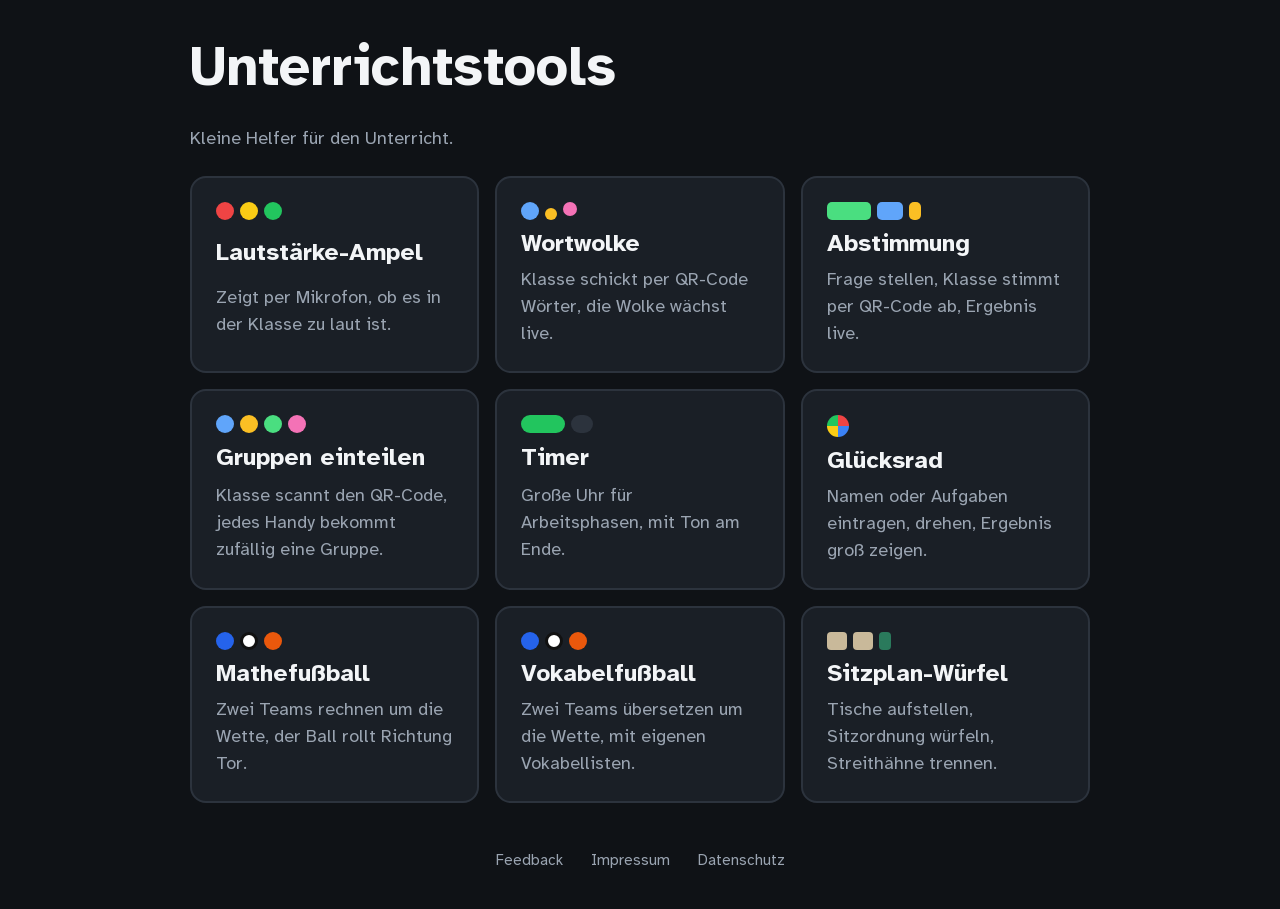
<file: index.html>
<!doctype html>
<html lang="de">
<head>
<meta charset="utf-8">
<meta name="viewport" content="width=device-width,initial-scale=1,viewport-fit=cover">
<title>Unterrichtstools</title>
<link rel="stylesheet" href="schrift/schrift.css">
<style>
:root { --bg:#0f1216; --panel:#1a1f26; --line:#2c333d; --fg:#f3f5f7; --muted:#9aa4b1; color-scheme:dark; }
body { margin:0; background:var(--bg); color:var(--fg); font-family:"Atkinson Hyperlegible",system-ui,-apple-system,sans-serif;
  padding-left:max(20px,env(safe-area-inset-left,0px)); padding-right:max(20px,env(safe-area-inset-right,0px)); padding-block:32px; }
main { max-width:900px; margin:0 auto; display:grid; gap:24px; }
h1 { margin:0; font-size:clamp(32px,6vw,56px); }
p { margin:0; color:var(--muted); font-size:18px; line-height:1.5; }
.grid { display:grid; gap:16px; grid-template-columns:repeat(auto-fill,minmax(240px,1fr)); }
a.tool { display:grid; gap:8px; padding:24px; background:var(--panel); border:2px solid var(--line); border-radius:16px;
  color:var(--fg); text-decoration:none; min-height:120px; }
a.tool:focus-visible, a.tool:hover { border-color:var(--fg); }
a.tool strong { font-size:24px; }
footer { display:flex; gap:20px; justify-content:center; padding-top:16px; font-size:15px; }
footer a { color:var(--muted); text-decoration:none; padding:8px 4px; }
footer a:hover, footer a:focus-visible { color:var(--fg); text-decoration:underline; }
.dots { display:flex; gap:6px; } .dots i { width:18px; height:18px; border-radius:50%; display:block; }
</style>
</head>
<body>
<main>
  <h1>Unterrichtstools</h1>
  <p>Kleine Helfer für den Unterricht.</p>
  <div class="grid">
    <a class="tool" href="ampel/">
      <span class="dots"><i style="background:#ef4444"></i><i style="background:#facc15"></i><i style="background:#22c55e"></i></span>
      <strong>Lautstärke-Ampel</strong>
      <p>Zeigt per Mikrofon, ob es in der Klasse zu laut ist.</p>
    </a>
    <a class="tool" href="wortwolke/">
      <span class="dots"><i style="background:#60a5fa"></i><i style="background:#fbbf24;width:12px;height:12px;align-self:end"></i><i style="background:#f472b6;width:14px;height:14px"></i></span>
      <strong>Wortwolke</strong>
      <p>Klasse schickt per QR-Code Wörter, die Wolke wächst live.</p>
    </a>
    <a class="tool" href="abstimmung/">
      <span class="dots"><i style="background:#4ade80;width:44px;border-radius:5px"></i><i style="background:#60a5fa;width:26px;border-radius:5px"></i><i style="background:#fbbf24;width:12px;border-radius:5px"></i></span>
      <strong>Abstimmung</strong>
      <p>Frage stellen, Klasse stimmt per QR-Code ab, Ergebnis live.</p>
    </a>
    <a class="tool" href="gruppen/">
      <span class="dots"><i style="background:#60a5fa"></i><i style="background:#fbbf24"></i><i style="background:#4ade80"></i><i style="background:#f472b6"></i></span>
      <strong>Gruppen einteilen</strong>
      <p>Klasse scannt den QR-Code, jedes Handy bekommt zufällig eine Gruppe.</p>
    </a>
    <a class="tool" href="timer/">
      <span class="dots"><i style="background:#22c55e;width:44px;border-radius:9px"></i><i style="background:#2c333d;width:22px;border-radius:9px"></i></span>
      <strong>Timer</strong>
      <p>Große Uhr für Arbeitsphasen, mit Ton am Ende.</p>
    </a>
    <a class="tool" href="gluecksrad/">
      <span class="dots"><i style="background:conic-gradient(#ef4444 0 25%,#3b82f6 0 50%,#facc15 0 75%,#22c55e 0);width:22px;height:22px"></i></span>
      <strong>Glücksrad</strong>
      <p>Namen oder Aufgaben eintragen, drehen, Ergebnis groß zeigen.</p>
    </a>
    <a class="tool" href="mathefussball/">
      <span class="dots"><i style="background:#2563eb"></i><i style="background:#fff;border:3px solid #111;box-sizing:border-box"></i><i style="background:#ea580c"></i></span>
      <strong>Mathefußball</strong>
      <p>Zwei Teams rechnen um die Wette, der Ball rollt Richtung Tor.</p>
    </a>
    <a class="tool" href="vokabelfussball/">
      <span class="dots"><i style="background:#2563eb"></i><i style="background:#fff;border:3px solid #111;box-sizing:border-box"></i><i style="background:#ea580c"></i></span>
      <strong>Vokabelfußball</strong>
      <p>Zwei Teams übersetzen um die Wette, mit eigenen Vokabellisten.</p>
    </a>
    <a class="tool" href="sitzplan/">
      <span class="dots"><i style="background:#c9b99a;width:20px;border-radius:4px"></i><i style="background:#c9b99a;width:20px;border-radius:4px"></i><i style="background:#2a7a5c;width:12px;border-radius:4px"></i></span>
      <strong>Sitzplan-Würfel</strong>
      <p>Tische aufstellen, Sitzordnung würfeln, Streithähne trennen.</p>
    </a>
  </div>
  <footer><a href="feedback/">Feedback</a><a href="impressum/">Impressum</a><a href="datenschutz/">Datenschutz</a></footer>
</main>
</body>
</html>
</file>
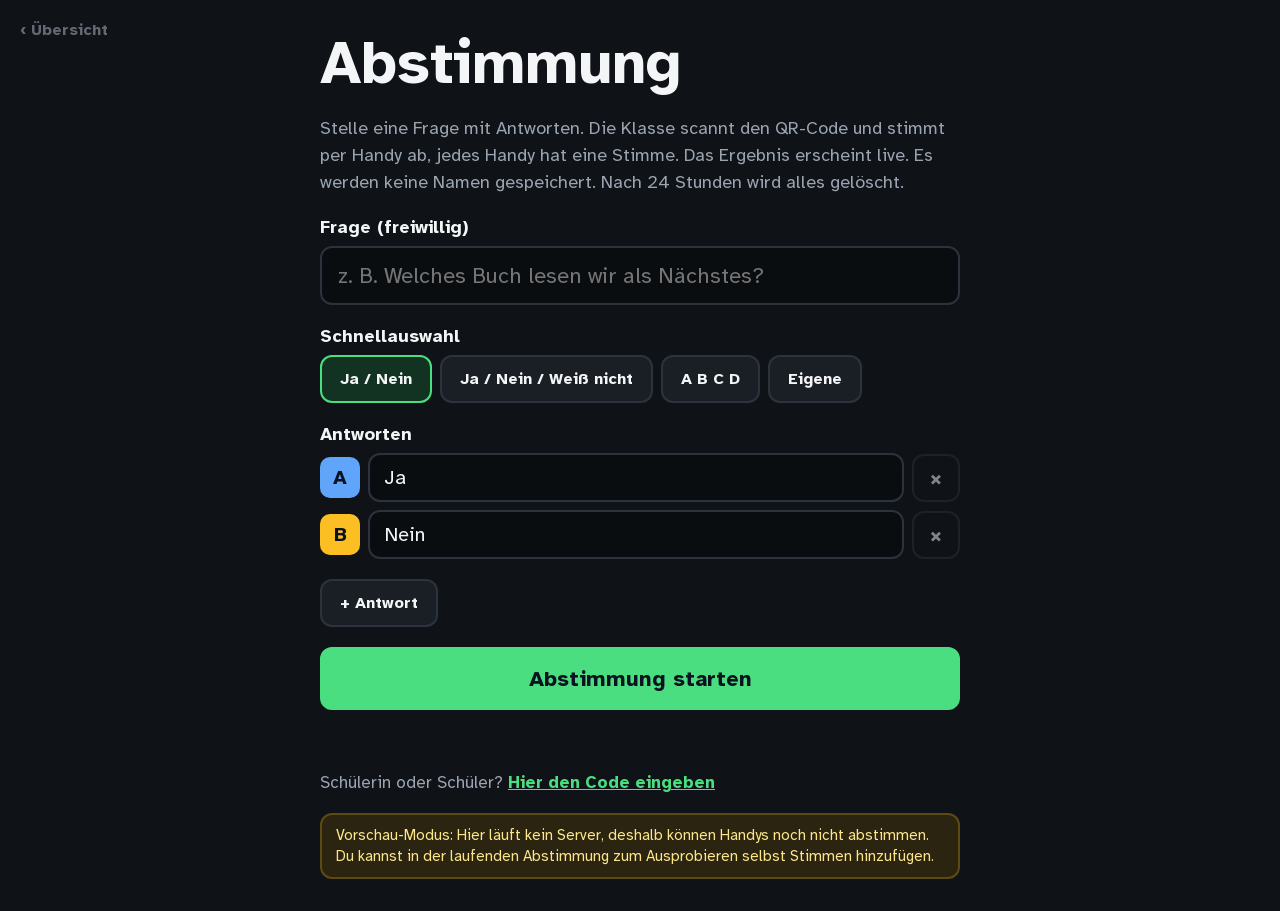
<file: abstimmung/index.html>
<!doctype html>
<html lang="de">
<head>
<meta charset="utf-8">
<meta name="viewport" content="width=device-width,initial-scale=1,viewport-fit=cover">
<meta name="apple-mobile-web-app-capable" content="yes">
<title>Abstimmung</title>
<link rel="stylesheet" href="../schrift/schrift.css">
<link rel="stylesheet" href="../gemeinsam/zurueck.css">
<link rel="stylesheet" href="../gemeinsam/runde.css?v=2">
<style>
/* Abstimmung: Lehrkraft-Ansicht (ohne ?r=) und Schüler-Ansicht (mit ?r=CODE). Grundaussehen: ../gemeinsam/runde.css */
:root { --accent:#4ade80; --accent-dim:#123321; }

/* Start: Antworten eintragen */
.opts { display: grid; gap: 8px; }
.opt { display: flex; gap: 8px; align-items: center; }
.opt .let { width: 40px; flex-shrink: 0; text-align: center; font-weight: 700; font-size: 20px; border-radius: 10px; padding: 8px 0; color: #0b1220; }
.opt input[type=text] { font-size: 20px; padding: 10px 14px; }
.opt .x { min-width: 48px; padding: 0; font-size: 22px; line-height: 1; }
#addOpt { justify-self: start; }

/* Ergebnis */
#result { flex: 1; min-width: 0; display: flex; flex-direction: column; justify-content: center; gap: clamp(8px, 1.6vh, 18px);
  border-radius: 16px; background: #0b0e12; border: 2px solid var(--line); padding: clamp(12px, 2.4vw, 32px); overflow: hidden; }
.row { display: grid; grid-template-columns: auto 1fr; grid-template-rows: auto auto; column-gap: 14px; row-gap: 6px; align-items: center; flex: 0 1 auto; min-height: 0; }
.row .let { grid-row: 1 / span 2; width: clamp(40px, 5vw, 64px); aspect-ratio: 1; border-radius: 12px; display: grid; place-items: center;
  font-weight: 700; font-size: clamp(22px, 3vw, 38px); color: #0b1220; }
.row .head { display: flex; align-items: baseline; gap: 12px; min-width: 0; }
.row .txt { flex: 1; min-width: 0; font-weight: 700; font-size: var(--fs, 32px); line-height: 1.15; overflow-wrap: break-word; }
.row .num { font-weight: 700; font-size: var(--fs, 32px); white-space: nowrap; font-variant-numeric: tabular-nums; }
.row .pct { color: var(--muted); font-size: .7em; margin-left: 6px; }
.row .bar { height: var(--bh, 26px); border-radius: 8px; background: #1a1f26; overflow: hidden; }
.row .fill { height: 100%; width: 100%; border-radius: 8px; transform-origin: left center; transform: scaleX(0); transition: transform .5s ease; will-change: transform; }
.row.best .txt { text-decoration: underline; text-decoration-thickness: 4px; text-underline-offset: 6px; }
body.verdeckt .row .num, body.verdeckt .row .fill { visibility: hidden; }
.hidden-note { text-align: center; color: var(--muted); font-size: clamp(18px, 2.2vw, 26px); }
.btnrow { display: flex; gap: 8px; }
.btnrow button { flex: 1; padding-inline: 8px; }
.side { min-height: 0; overflow-y: auto; }
.side button { font-size: 17px; }
#count { color: var(--fg); font-size: clamp(20px, 2.4vw, 28px); font-weight: 700; }
@media (max-aspect-ratio: 1/1) { .side .btnrow { flex: 1 1 45%; } }

/* Schüler */
.choices { display: grid; gap: 12px; }
.choice { display: flex; align-items: center; gap: 14px; text-align: left; font-size: 22px; padding: 14px; min-height: 64px; width: 100%; }
.choice .let { width: 44px; height: 44px; flex-shrink: 0; border-radius: 10px; display: grid; place-items: center; color: #0b1220; font-size: 22px; }
.choice .t { flex: 1; min-width: 0; overflow-wrap: break-word; hyphens: auto; }
.choice .mark { font-size: 28px; color: var(--accent); flex-shrink: 0; }
.choice[aria-pressed=true] { border-color: var(--accent); background: var(--accent-dim); }
.choices.zu .choice { opacity: .55; }
.choices.zu .choice[aria-pressed=true] { opacity: 1; }
</style>
</head>
<body>

<!-- Lehrkraft: Start -->
<section id="start" class="pad" hidden>
  <a class="zurueck" href="../" aria-label="Zurück zur Übersicht">‹ Übersicht</a>
  <div class="card">
    <h1>Abstimmung</h1>
    <p class="muted" style="margin:0;font-size:18px;line-height:1.5">Stelle eine Frage mit Antworten. Die Klasse scannt den QR-Code und stimmt per Handy ab, jedes Handy hat eine Stimme. Das Ergebnis erscheint live. Es werden keine Namen gespeichert. Nach 24 Stunden wird alles gelöscht.</p>
    <div>
      <label class="lbl" for="question">Frage (freiwillig)</label>
      <input type="text" id="question" maxlength="160" placeholder="z. B. Welches Buch lesen wir als Nächstes?" autocomplete="off">
    </div>
    <div>
      <span class="lbl">Schnellauswahl</span>
      <div class="seg" id="presets">
        <button type="button" data-p="Ja|Nein">Ja / Nein</button>
        <button type="button" data-p="Ja|Nein|Weiß nicht">Ja / Nein / Weiß nicht</button>
        <button type="button" data-p="A|B|C|D">A B C D</button>
        <button type="button" data-p="|">Eigene</button>
      </div>
    </div>
    <div>
      <span class="lbl">Antworten</span>
      <div class="opts" id="opts"></div>
    </div>
    <button type="button" id="addOpt">+ Antwort</button>
    <button type="button" class="primary go" id="startBtn">Abstimmung starten</button>
    <button type="button" id="resumeBtn" hidden>Letzte Abstimmung fortsetzen</button>
    <p class="err" id="startErr"></p>
    <p class="muted" style="margin:0;font-size:17px">Schülerin oder Schüler? <a href="?s" style="color:var(--accent);font-weight:700">Hier den Code eingeben</a></p>
    <div class="note" id="demoNote" hidden>Vorschau-Modus: Hier läuft kein Server, deshalb können Handys noch nicht abstimmen. Du kannst in der laufenden Abstimmung zum Ausprobieren selbst Stimmen hinzufügen.</div>
  </div>
</section>

<!-- Lehrkraft: laufende Abstimmung -->
<section id="live" class="pad" hidden>
  <div class="top">
    <a class="zurueck im-fluss" href="../" aria-label="Zurück zur Übersicht">‹ Übersicht</a>
    <h2 id="qTitle"></h2>
  </div>
  <div class="body">
    <div id="result"></div>
    <aside class="side">
      <div class="qrbox" id="qrSmall"></div>
      <div class="codebox"><div class="muted" style="font-size:14px">Code</div><div class="code" id="codeSmall"></div><div class="url" id="urlSmall"></div></div>
      <div class="count" id="count">0 Stimmen</div>
      <div class="state-closed" id="closedMsg" hidden>Abstimmung beendet</div>
      <div class="grow"></div>
      <div id="demoAdd" hidden style="display:grid;gap:6px">
        <span class="muted" style="font-size:14px">Testen: Stimme hinzufügen</span>
        <div class="btnrow" id="demoBtns"></div>
      </div>
      <div class="btnrow"><button type="button" id="bigQrBtn">QR groß</button><button type="button" id="hideQrBtn">QR aus</button></div>
      <button type="button" id="hideResBtn">Ergebnis verdecken</button>
      <button type="button" id="openBtn">Abstimmung beenden</button>
      <div class="btnrow"><button type="button" id="againBtn">Neu abstimmen</button><button type="button" class="quiet" id="newBtn">Neue Frage</button></div>
    </aside>
  </div>
</section>

<div class="overlay" id="overlay" hidden>
  <div class="bigq">
    <div class="bigqr" id="qrBig"></div>
    <div class="bigtext">
      <p>Scannt den QR-Code mit der Kamera</p>
      <div class="muted" style="font-size:20px">oder öffnet <span id="urlBig" style="color:var(--fg);word-break:break-all"></span> und gebt den Code ein:</div>
      <div class="code" id="codeBig"></div>
      <button type="button" class="primary" id="closeOverlay" style="font-size:22px;margin-top:8px">Zum Ergebnis</button>
    </div>
  </div>
</div>

<!-- Schüler -->
<section id="student" class="pad" hidden>
  <div class="card">
    <div id="stCode" hidden style="display:grid;gap:16px">
      <h1>Abstimmung</h1>
      <label class="lbl" for="codeIn">Code von der Tafel</label>
      <input type="text" id="codeIn" inputmode="numeric" pattern="[0-9]*" maxlength="4" autocomplete="off" placeholder="0000">
      <button type="button" class="primary big" id="codeGo">Weiter</button>
      <p class="err" id="codeErr"></p>
    </div>
    <div id="stVote" hidden style="display:grid;gap:16px">
      <p class="muted" style="margin:0">Abstimmung · Code <span id="stCodeLbl"></span></p>
      <p class="q" id="stQ"></p>
      <div class="choices" id="choices"></div>
      <p class="ok" id="stOk"></p>
      <p class="err" id="stErr"></p>
    </div>
  </div>
</section>

<script src="../gemeinsam/qrcode.js?v=2"></script>
<script src="../gemeinsam/runde.js?v=2"></script>
<script>
(function () {
'use strict';
const POLL_MS = 2000;          // Lehrkraft: Ergebnis aktualisieren
const ST_POLL_MS = 4000;       // Schüler: merken, wenn beendet oder neu gestartet
const MAX_OPTS = 8;
const COLORS = ['#60a5fa', '#fbbf24', '#4ade80', '#f472b6', '#a78bfa', '#fb923c', '#2dd4bf', '#e5e7eb'];
const LETTERS = 'ABCDEFGH';
const $ = (id) => document.getElementById(id);
const { store, qrSvg, studentUrl, shortUrl } = Runde;
const el = (tag, cls, text) => { const e = document.createElement(tag); if (cls) e.className = cls; if (text !== undefined) e.textContent = text; return e; };
const badge = (i, cls) => { const b = el('span', cls || 'let', LETTERS[i]); b.style.background = COLORS[i]; return b; };

/* ---------------- Verbindung zum Server (oder Vorschau ohne Server), gemeinsamer Teil: ../gemeinsam/runde.js ---------------- */
// Vorschau: gleiche Schnittstelle, nur im Speicher dieses Geräts
const demoRounds = {};
function demoCall(action, d) {
  const fail = (m) => { throw new Error(m); };
  const r = demoRounds[d.r];
  if (action !== 'create' && !r) fail('Diese Runde gibt es nicht (mehr).');
  switch (action) {
    case 'create': {
      const options = (d.options || []).map((o) => String(o).trim().slice(0, 60)).filter(Boolean).slice(0, MAX_OPTS);
      if (options.length < 2) fail('Bitte mindestens zwei Antworten eintragen.');
      const code = String(1000 + Math.floor(Math.random() * 9000));
      demoRounds[code] = { question: d.question || '', options, counts: options.map(() => 0), open: true, version: 1, votes: {} };
      return { ok: true, code, key: 'demo' };
    }
    case 'get': {
      if (d.v !== undefined && +d.v === r.version) return { ok: true, changed: false, version: r.version };
      const v = { ok: true, changed: true, question: r.question, options: r.options, counts: r.counts.slice(),
        total: r.counts.reduce((a, b) => a + b, 0), open: r.open, version: r.version };
      if (d.device !== undefined) v.mine = d.device in r.votes ? r.votes[d.device] : -1;
      return v;
    }
    case 'vote': {
      if (!r.open) fail('Die Abstimmung ist beendet.');
      const c = +d.choice, prev = d.device in r.votes ? r.votes[d.device] : -1;
      if (prev !== c) { if (prev >= 0) r.counts[prev]--; r.counts[c]++; r.votes[d.device] = c; r.version++; }
      return { ok: true, mine: c };
    }
    case 'open': r.open = !!d.open; r.version++; return { ok: true };
    case 'reset': r.counts = r.options.map(() => 0); r.votes = {}; r.open = true; r.version++; return { ok: true };
    case 'delete': delete demoRounds[d.r]; return { ok: true };
  }
  fail('Unbekannte Aktion.');
}
const net = Runde.verbindung('api.php', demoCall);   // api.php liegt im selben Ordner wie diese Seite
const call = net.call;
let demo = false;

function showOnly(id) {
  ['start', 'live', 'student'].forEach((s) => { $(s).hidden = s !== id; });
}

/* ---------------- Lehrkraft: Start ---------------- */
let round = null;       // { code, key }
let data = null;        // letzter Stand vom Server
let version = 0;
let pollTimer = null;

function optInputs() { return [...$('opts').querySelectorAll('input')]; }
function setOptions(list) {
  const box = $('opts'); box.textContent = '';
  list.forEach((t) => addOptRow(t));
  updateOptRows();
}
function addOptRow(text) {
  const row = el('div', 'opt');
  const inp = el('input'); inp.type = 'text'; inp.maxLength = 60; inp.autocomplete = 'off'; inp.value = text || '';
  inp.setAttribute('enterkeyhint', 'next');
  inp.addEventListener('keydown', (e) => {
    if (e.key !== 'Enter') return;
    e.preventDefault();
    const all = optInputs(), i = all.indexOf(inp);
    if (i < all.length - 1) all[i + 1].focus();
    else if (all.length < MAX_OPTS && inp.value.trim()) { addOptRow(''); updateOptRows(); optInputs().pop().focus(); }
  });
  const x = el('button', 'x quiet', '×'); x.type = 'button';
  x.addEventListener('click', () => { row.remove(); updateOptRows(); });
  row.append(badge(0), inp, x);
  $('opts').appendChild(row);
}
function updateOptRows() {
  const rows = [...$('opts').children];
  rows.forEach((r, i) => {
    const b = r.querySelector('.let'); b.textContent = LETTERS[i]; b.style.background = COLORS[i];
    r.querySelector('input').placeholder = 'Antwort ' + LETTERS[i];
    r.querySelector('input').setAttribute('aria-label', 'Antwort ' + LETTERS[i]);
    const x = r.querySelector('.x'); x.disabled = rows.length <= 2; x.setAttribute('aria-label', 'Antwort ' + LETTERS[i] + ' entfernen');
  });
  $('addOpt').hidden = rows.length >= MAX_OPTS;
}

function initTeacher() {
  showOnly('start');
  $('demoNote').hidden = !demo;
  setOptions(['Ja', 'Nein']);
  $('presets').firstElementChild.setAttribute('aria-pressed', 'true');
  $('presets').addEventListener('click', (e) => {
    const b = e.target.closest('button'); if (!b) return;
    [...$('presets').children].forEach((x) => x.setAttribute('aria-pressed', x === b ? 'true' : 'false'));
    setOptions(b.dataset.p.split('|'));
    if (b.dataset.p === '|') optInputs()[0].focus();
  });
  $('addOpt').addEventListener('click', () => { addOptRow(''); updateOptRows(); optInputs().pop().focus(); });
  $('startBtn').addEventListener('click', async () => {
    $('startErr').textContent = '';
    const options = optInputs().map((i) => i.value.trim()).filter(Boolean);
    if (options.length < 2) { $('startErr').textContent = 'Bitte mindestens zwei Antworten eintragen.'; return; }
    $('startBtn').disabled = true;
    try {
      const old = store.get('ab-teacher');
      if (old && !demo) call('delete', { r: old.code, key: old.key }).catch(() => {});
      const res = await call('create', { question: $('question').value.trim(), options });
      round = { code: res.code, key: res.key };
      if (!demo) store.set('ab-teacher', round);
      enterLive(true);
    } catch (e) { $('startErr').textContent = e.message; }
    $('startBtn').disabled = false;
  });

  const saved = !demo && store.get('ab-teacher');
  if (saved) {
    call('get', { r: saved.code }, 'GET').then(() => {
      $('resumeBtn').hidden = false;
      $('resumeBtn').textContent = 'Letzte Abstimmung fortsetzen (Code ' + saved.code + ')';
    }).catch(() => store.del('ab-teacher'));
  }
  $('resumeBtn').addEventListener('click', () => { round = saved; enterLive(false); });

  $('bigQrBtn').addEventListener('click', () => { $('overlay').hidden = false; });
  $('closeOverlay').addEventListener('click', () => { $('overlay').hidden = true; fitRows(); });
  $('hideQrBtn').addEventListener('click', () => {
    const hide = !document.body.classList.contains('noqr');
    document.body.classList.toggle('noqr', hide);
    $('hideQrBtn').textContent = hide ? 'QR an' : 'QR aus';
  });
  $('hideResBtn').addEventListener('click', () => setHidden(!document.body.classList.contains('verdeckt')));
  $('openBtn').addEventListener('click', async () => {
    try {
      const closing = data && data.open;
      await call('open', { r: round.code, key: round.key, open: !closing });
      if (closing) setHidden(false);      // Beim Beenden das Ergebnis aufdecken
      poll(true);
    } catch (e) { toastErr(e); }
  });
  $('againBtn').addEventListener('click', async () => {
    try { await call('reset', { r: round.code, key: round.key }); poll(true); } catch (e) { toastErr(e); }
  });
  $('newBtn').addEventListener('click', () => {
    if (!demo) store.del('ab-teacher');
    if (round) call('delete', { r: round.code, key: round.key }).catch(() => {});
    stopPoll();
    round = null; data = null; version = 0;
    $('result').textContent = '';
    $('resumeBtn').hidden = true;
    $('question').value = '';
    showOnly('start');
  });
  let rt; window.addEventListener('resize', () => { clearTimeout(rt); rt = setTimeout(fitRows, 150); });
  document.addEventListener('visibilitychange', () => {
    if (document.hidden) stopPoll();
    else if (round && !$('live').hidden) { startPoll(); Runde.wachHalten(); }
  });
}

function setHidden(h) {
  document.body.classList.toggle('verdeckt', h);
  $('hideResBtn').textContent = h ? 'Ergebnis zeigen' : 'Ergebnis verdecken';
  render();
}
function toastErr(e) { $('count').textContent = e.message; setTimeout(updateCount, 3000); }

function enterLive(showBig) {
  showOnly('live');
  const svg = qrSvg(studentUrl(round.code));
  $('qrSmall').innerHTML = svg; $('qrBig').innerHTML = svg;
  $('codeSmall').textContent = round.code; $('codeBig').textContent = round.code;
  $('urlSmall').textContent = shortUrl(); $('urlBig').textContent = shortUrl();
  $('demoAdd').hidden = !demo;
  $('overlay').hidden = !showBig;
  version = 0; data = null; $('result').textContent = '';
  startPoll(); Runde.wachHalten();
}

function startPoll() { stopPoll(); poll(true); pollTimer = setInterval(() => poll(false), POLL_MS); }
function stopPoll() { if (pollTimer) clearInterval(pollTimer); pollTimer = null; }

let polling = false;
async function poll(force) {
  if (!round || (polling && !force)) return;
  polling = true;
  try {
    const res = await call('get', force ? { r: round.code } : { r: round.code, v: version }, 'GET');
    if (res.changed !== false) {
      const firstOrNew = !data || data.options.join('|') !== res.options.join('|');
      data = res; version = res.version;
      $('qTitle').textContent = res.question || 'Abstimmung';
      $('closedMsg').hidden = res.open;
      $('openBtn').textContent = res.open ? 'Abstimmung beenden' : 'Wieder öffnen';
      if (firstOrNew) buildRows();
      updateCount(); render();
    }
  } catch (e) {
    if (e.status === 404) { $('count').textContent = 'Runde abgelaufen'; stopPoll(); store.del('ab-teacher'); }
    else $('count').textContent = e.message;
  }
  polling = false;
}
function updateCount() {
  const n = data ? data.total : 0;
  $('count').textContent = n === 1 ? '1 Stimme' : n + ' Stimmen';
}

/* ---------------- Ergebnis zeichnen ---------------- */
let rows = [];
function buildRows() {
  const box = $('result'); box.textContent = ''; rows = [];
  data.options.forEach((t, i) => {
    const row = el('div', 'row');
    const head = el('div', 'head');
    const num = el('span', 'num');
    head.append(el('span', 'txt', t), num);
    const bar = el('div', 'bar'), fill = el('div', 'fill');
    fill.style.background = COLORS[i];
    bar.appendChild(fill);
    row.append(badge(i), head, bar);
    box.appendChild(row);
    rows.push({ row, num, fill });
  });
  // Tippen auf eine Zeile in der Vorschau: Teststimme
  const btns = $('demoBtns'); btns.textContent = '';
  if (demo) data.options.forEach((t, i) => {
    const b = el('button', '', LETTERS[i]); b.type = 'button'; b.style.borderColor = COLORS[i];
    b.addEventListener('click', async () => {
      try { await call('vote', { r: round.code, choice: i, device: 'test' + Math.random() }); poll(true); } catch (e) { toastErr(e); }
    });
    btns.appendChild(b);
  });
  fitRows();
}
// Schrift und Balken so groß wie möglich, damit es auf dem Beamer gut lesbar ist.
function fitRows() {
  const box = $('result');
  if (!rows.length || !box.clientHeight) return;
  const n = rows.length;
  const H = box.clientHeight - 2 * parseFloat(getComputedStyle(box).paddingTop) - (n - 1) * parseFloat(getComputedStyle(box).rowGap || 12);
  const per = H / n;
  let fs = Math.max(16, Math.min(52, per * 0.42, box.clientWidth / 18));
  box.style.setProperty('--bh', Math.round(Math.max(10, Math.min(48, per * 0.32))) + 'px');
  for (let i = 0; i < 6; i++) {   // verkleinern, bis alles passt (lange Antworten)
    box.style.setProperty('--fs', Math.round(fs) + 'px');
    if (box.scrollHeight <= box.clientHeight + 1) break;
    fs *= 0.85;
  }
}
function render() {
  if (!data || !rows.length) return;
  const total = data.total, max = Math.max(...data.counts);
  data.counts.forEach((c, i) => {
    const r = rows[i];
    r.num.textContent = c;
    if (total > 0) { const p = el('span', 'pct', Math.round(c * 100 / total) + ' %'); r.num.appendChild(p); }
    r.fill.style.transform = 'scaleX(' + (total > 0 ? c / total : 0) + ')';
    r.row.classList.toggle('best', !data.open && total > 0 && c === max);
  });
}

/* ---------------- Schüler ---------------- */
function initStudent(code) {
  showOnly('student');
  const askCode = (msg) => {
    $('stCode').hidden = false; $('stVote').hidden = true;
    $('codeErr').textContent = msg || '';
    if (code) $('codeIn').value = code;
    setTimeout(() => $('codeIn').focus(), 50);
  };
  const go = () => {
    const c = $('codeIn').value.replace(/\D/g, '');
    if (c.length !== 4) { $('codeErr').textContent = 'Der Code hat 4 Ziffern.'; return; }
    location.search = '?r=' + c;
  };
  $('codeGo').addEventListener('click', go);
  $('codeIn').addEventListener('keydown', (e) => { if (e.key === 'Enter') go(); });
  if (!code) return askCode();

  $('stCodeLbl').textContent = code;
  const dev = demo ? 'demo' : Runde.deviceId('ab-dev');
  let st = null, ver = 0, built = '', sending = false;

  function show() {
    $('stQ').textContent = st.question || 'Stimm ab!';
    const key = st.options.join('|');
    if (key !== built) {
      built = key;
      const box = $('choices'); box.textContent = '';
      st.options.forEach((t, i) => {
        const b = el('button', 'choice'); b.type = 'button';
        b.append(badge(i), el('span', 't', t), el('span', 'mark'));
        b.addEventListener('click', () => vote(i));
        box.appendChild(b);
      });
    }
    [...$('choices').children].forEach((b, i) => {
      const mine = i === st.mine;
      b.setAttribute('aria-pressed', mine ? 'true' : 'false');
      b.querySelector('.mark').textContent = mine ? '✓' : '';
      b.setAttribute('aria-label', LETTERS[i] + ': ' + st.options[i] + (mine ? ', deine Stimme' : ''));
      b.disabled = !st.open;
    });
    $('choices').classList.toggle('zu', !st.open);
    if (!st.open) { $('stOk').textContent = st.mine >= 0 ? 'Die Abstimmung ist beendet. Danke!' : 'Die Abstimmung ist beendet.'; }
    else $('stOk').textContent = st.mine >= 0 ? 'Abgestimmt! Ändern geht, solange die Abstimmung läuft.' : '';
    $('stVote').hidden = false; $('stCode').hidden = true;
  }
  async function load(force) {
    if (sending) return;
    try {
      const res = await call('get', force ? { r: code, device: dev } : { r: code, v: ver, device: dev }, 'GET');
      if (res.changed === false) return;
      st = res; ver = res.version; $('stErr').textContent = ''; show();
    } catch (e) {
      if (e.status === 404 || !st) { stopSt(); askCode(e.message); }
      else $('stErr').textContent = e.message;
    }
  }
  async function vote(i) {
    if (sending || !st.open) return;
    sending = true; $('stErr').textContent = '';
    try {
      const res = await call('vote', { r: code, choice: i, device: dev });
      st.mine = res.mine; show();
    } catch (e) {
      $('stErr').textContent = e.message;
      if (e.status === 409) { sending = false; return load(true); }
    }
    sending = false;
  }
  let t = null;
  const startSt = () => { stopSt(); t = setInterval(() => load(false), ST_POLL_MS); };
  const stopSt = () => { if (t) clearInterval(t); t = null; };
  document.addEventListener('visibilitychange', () => { if (document.hidden) stopSt(); else { load(true); startSt(); } });
  load(true); startSt();
}

/* ---------------- Start ---------------- */
(async function boot() {
  const params = new URLSearchParams(location.search);
  demo = !(await net.pruefen());
  if (params.has('r') || params.has('s')) initStudent((params.get('r') || '').replace(/\D/g, '').slice(0, 4));
  else initTeacher();
})();
})();
</script>
</body>
</html>
</file>
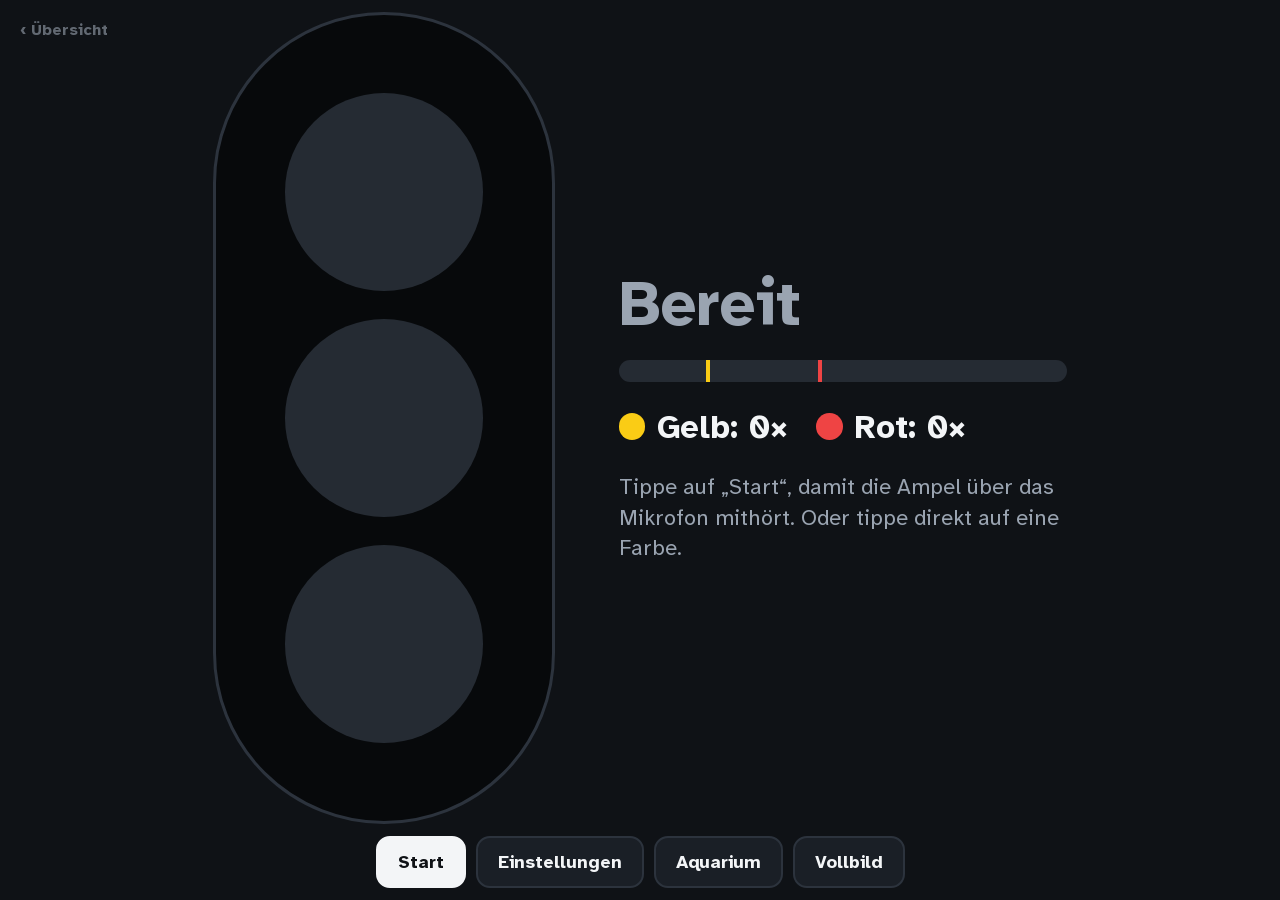
<file: ampel/index.html>
<!doctype html>
<html lang="de"><head><meta charset="utf-8"><meta name="viewport" content="width=device-width,initial-scale=1,viewport-fit=cover"><meta name="apple-mobile-web-app-capable" content="yes"><style>body{margin:0}[hidden]{display:none!important}</style></head><body>
<title>Lautstärke-Ampel</title>
<meta name="claude:viewport-fit-sides" content="cover">
<link rel="stylesheet" href="../schrift/schrift.css">
<link rel="stylesheet" href="../gemeinsam/zurueck.css">
<style>
/* Layout: eine Bildschirmseite, Ampel links groß, Status rechts; hochkant gestapelt. Bewusst dunkel für Beamer. */
:root {
  --bg: #0f1216;
  --panel: #1a1f26;
  --line: #2c333d;
  --fg: #f3f5f7;
  --muted: #9aa4b1;
  --green: #22c55e;
  --yellow: #facc15;
  --red: #ef4444;
  --off: #252b33;
  --font: "Atkinson Hyperlegible", system-ui, -apple-system, "Segoe UI", sans-serif;
  color-scheme: dark;
}
html, body { height: 100%; }
body {
  background: var(--bg); color: var(--fg); font-family: var(--font);
  font-size: 16px; overflow: hidden; -webkit-tap-highlight-color: transparent;
  -webkit-user-select: none; user-select: none; touch-action: manipulation;
}
.app {
  height: 100%; display: flex; flex-direction: column;
  padding-left: max(16px, env(safe-area-inset-left, 0px));
  padding-right: max(16px, env(safe-area-inset-right, 0px));
  padding-block: 12px; box-sizing: border-box; gap: 12px;
}
.stage {
  flex: 1; min-height: 0; display: flex; align-items: center; justify-content: center;
  gap: clamp(20px, 5vw, 72px);
}
.light {
  height: 100%; max-height: 100%; aspect-ratio: 0.42; max-width: 42vw;
  background: #07090b; border: 3px solid var(--line); border-radius: 999px;
  display: flex; flex-direction: column; justify-content: space-evenly; align-items: center;
  padding: 4%; box-sizing: border-box;
}
.lamp {
  width: 84%; aspect-ratio: 1; border-radius: 50%; border: 0; padding: 0;
  background: var(--off); cursor: pointer; position: relative;
}
.lamp::after {
  content: ""; position: absolute; inset: 0; border-radius: 50%;
  background: radial-gradient(circle at 38% 34%, rgba(255,255,255,.55), transparent 42%), var(--c);
  opacity: 0; transition: opacity .18s linear;
}
.lamp.on::after { opacity: 1; }
.lamp[data-s="red"] { --c: var(--red); }
.lamp[data-s="yellow"] { --c: var(--yellow); }
.lamp[data-s="green"] { --c: var(--green); }
.lamp:focus-visible { outline: 4px solid var(--fg); outline-offset: 4px; }

.side { display: flex; flex-direction: column; gap: 24px; min-width: 0; max-width: 46vw; }
.word {
  font-size: clamp(40px, 9vw, 140px); font-weight: 700; line-height: 1; margin: 0;
  text-wrap: balance;
}
.word[data-s="green"] { color: var(--green); }
.word[data-s="yellow"] { color: var(--yellow); }
.word[data-s="red"] { color: var(--red); }
.word[data-s="idle"] { color: var(--muted); font-size: clamp(28px, 5vw, 64px); }
.count { display: flex; gap: 28px; flex-wrap: wrap; font-size: clamp(22px, 2.6vw, 34px); font-weight: 700; }
.count > span { display: inline-flex; align-items: center; gap: 12px; font-variant-numeric: tabular-nums; }
.count i { width: .8em; height: .8em; border-radius: 50%; display: block; }
.count .cy i { background: var(--yellow); }
.count .cr i { background: var(--red); }
.hint { color: var(--muted); font-size: clamp(16px, 1.8vw, 22px); line-height: 1.4; margin: 0; max-width: 32ch; }
.hint.err { color: var(--yellow); }

.meter { position: relative; height: 22px; border-radius: 11px; background: var(--off); overflow: hidden; }
.meter .fill {
  position: absolute; inset: 0; transform-origin: left center; transform: scaleX(0);
  background: var(--fg); opacity: .85; will-change: transform;
}
.meter .mark { position: absolute; top: 0; bottom: 0; width: 4px; margin-left: -2px; }
.meter .mark.y { background: var(--yellow); }
.meter .mark.r { background: var(--red); }

.bar { display: flex; gap: 10px; flex-wrap: wrap; justify-content: center; }
button.btn {
  font: inherit; font-size: 18px; font-weight: 700; color: var(--fg);
  background: var(--panel); border: 2px solid var(--line); border-radius: 14px;
  min-height: 52px; padding: 0 20px; cursor: pointer;
}
button.btn.primary { background: var(--fg); color: var(--bg); border-color: var(--fg); }
button.btn:focus-visible { outline: 3px solid var(--yellow); outline-offset: 2px; }
button.btn[aria-pressed="true"] { border-color: var(--fg); }

.sheet {
  position: fixed; inset: auto 0 0 0; background: var(--panel); border-top: 2px solid var(--line);
  padding-left: max(20px, env(safe-area-inset-left, 0px));
  padding-right: max(20px, env(safe-area-inset-right, 0px));
  padding-top: 20px; padding-bottom: calc(20px + env(safe-area-inset-bottom, 0px));
  display: grid; gap: 18px; max-height: 80%; overflow-y: auto;
}
.sheet h2 { margin: 0; font-size: 22px; }
.row { display: grid; gap: 8px; }
.row label { display: flex; justify-content: space-between; font-size: 18px; font-weight: 700; }
.row label span { font-variant-numeric: tabular-nums; color: var(--muted); }
.row p { margin: 0; color: var(--muted); font-size: 15px; line-height: 1.4; }
input[type=range] { width: 100%; height: 44px; accent-color: var(--fg); }
#yellowIn { accent-color: var(--yellow); }
#redIn { accent-color: var(--red); }
.sheet .bar { justify-content: flex-start; }


/* Aquarium */
.tank { flex: 1; min-height: 0; position: relative; border-radius: 18px; overflow: hidden; background: #0a3550; }
.tank canvas { position: absolute; inset: 0; width: 100%; height: 100%; display: block; }
.hud {
  position: absolute; top: 12px; right: max(12px, env(safe-area-inset-right, 0px));
  background: rgba(4, 20, 32, .72); border-radius: 14px; padding: 12px 16px;
  display: grid; gap: 8px; min-width: 260px; color: #fff;
}
.hud-top { display: flex; align-items: center; gap: 10px; font-size: 22px; font-weight: 700; }
.hud-meter { position: relative; height: 18px; border-radius: 9px; background: rgba(255,255,255,.18); overflow: hidden; }
.hud-meter .f { position: absolute; inset: 0; transform-origin: left center; transform: scaleX(0); background: #9aa4b1; will-change: transform; }
.hud-meter .f[data-s="green"] { background: var(--green); }
.hud-meter .f[data-s="yellow"] { background: var(--yellow); }
.hud-meter .f[data-s="red"] { background: var(--red); }
.hud-meter .m { position: absolute; top: 0; bottom: 0; width: 3px; margin-left: -1.5px; background: #fff; opacity: .85; }
.hud-label { font-size: 15px; color: #cfe3ee; }
.hud-next { font-size: 15px; color: #cfe3ee; font-variant-numeric: tabular-nums; }
.hud-bar { height: 8px; border-radius: 4px; background: rgba(255,255,255,.18); overflow: hidden; }
.hud-bar div { height: 100%; background: #7dd3fc; transform-origin: left center; transform: scaleX(0); }
.tank-msg {
  position: absolute; left: 50%; top: 50%; transform: translate(-50%, -50%);
  background: rgba(4, 20, 32, .78); color: #fff; border-radius: 16px; padding: 18px 24px;
  font-size: clamp(18px, 2.4vw, 28px); font-weight: 700; text-align: center; max-width: 80%;
}
.tank-pop {
  position: absolute; left: 50%; bottom: 18px; transform: translateX(-50%); white-space: nowrap; max-width: 92%; overflow: hidden; text-overflow: ellipsis;
  background: #fff; color: #0a3550; border-radius: 999px; padding: 8px 20px;
  font-size: clamp(18px, 2.2vw, 26px); font-weight: 700;
}
.tank-pop.bad { background: var(--red); color: #fff; }
#fishIn { accent-color: #7dd3fc; }

@media (orientation: portrait) {
  .stage { flex-direction: column; gap: 20px; }
  .light { height: auto; width: min(46vw, 24vh); max-width: none; flex-shrink: 0; }
  .side { max-width: 100%; width: 100%; align-items: center; text-align: center; }
  .side .meter { width: 100%; max-width: 520px; }
  .count { justify-content: center; }
  .word { font-size: clamp(40px, 12vw, 110px); }
}
@media (prefers-reduced-motion: reduce) { .lamp::after { transition: none; } }
</style>

<a class="zurueck" href="../" aria-label="Zurück zur Übersicht">‹ Übersicht</a>
<div class="app">
  <main class="stage">
    <div class="light" role="group" aria-label="Ampel. Tippen stellt die Farbe von Hand ein.">
      <button class="lamp" data-s="red" aria-label="Rot"></button>
      <button class="lamp" data-s="yellow" aria-label="Gelb"></button>
      <button class="lamp" data-s="green" aria-label="Grün"></button>
    </div>
    <div class="side">
      <h1 class="word" id="word" data-s="idle">Bereit</h1>
      <div class="meter" id="meter" aria-hidden="true">
        <div class="fill" id="fill"></div>
        <div class="mark y" id="markY"></div>
        <div class="mark r" id="markR"></div>
      </div>
      <div class="count" aria-live="polite">
        <span class="cy"><i></i><span>Gelb: <b id="cntY">0</b>×</span></span>
        <span class="cr"><i></i><span>Rot: <b id="cntR">0</b>×</span></span>
      </div>
      <p class="hint" id="hint">Tippe auf „Start“, damit die Ampel über das Mikrofon mithört. Oder tippe direkt auf eine Farbe.</p>
    </div>
  </main>
  <div class="tank" id="tank" hidden>
    <canvas id="tankCv" aria-label="Aquarium. Ist die Klasse leise, kommen neue Fische dazu."></canvas>
    <div class="hud">
      <div class="hud-top"><span id="aqCount">0 Fische</span></div>
      <div class="hud-label">Lautstärke</div>
      <div class="hud-meter" aria-hidden="true"><div class="f" id="aqLvl"></div><div class="m" id="aqMY"></div><div class="m" id="aqMR"></div></div>
      <div class="hud-next" id="aqNext">Nächster Fisch: –</div>
      <div class="hud-bar"><div id="aqBar"></div></div>
    </div>
    <div class="tank-msg" id="aqMsg">Tippe auf „Start“. Ist die Klasse leise, kommen nach und nach Fische ins Aquarium.</div>
    <div class="tank-pop" id="aqPop" hidden></div>
  </div>
  <nav class="bar">
    <button class="btn primary" id="startBtn">Start</button>
    <button class="btn" id="setBtn" aria-expanded="false" aria-controls="sheet">Einstellungen</button>
    <button class="btn" id="viewBtn">Aquarium</button>
    <button class="btn" id="fsBtn">Vollbild</button>
  </nav>
</div>

<section class="sheet" id="sheet" hidden>
  <h2>Einstellungen</h2>
  <div class="row">
    <label for="yellowIn">Gelb ab <span id="yellowVal"></span></label>
    <input type="range" id="yellowIn" min="5" max="95" step="1">
  </div>
  <div class="row">
    <label for="redIn">Rot ab <span id="redVal"></span></label>
    <input type="range" id="redIn" min="10" max="100" step="1">
    <p>Tipp: Lass die Klasse kurz normal arbeiten und schau, wo der weiße Balken liegt. Stell Gelb knapp darüber.</p>
  </div>
  <div class="row">
    <label for="holdIn">Farbe halten <span id="holdVal"></span></label>
    <input type="range" id="holdIn" min="1" max="10" step="1">
    <p>So lange bleibt Gelb oder Rot mindestens stehen, damit die Ampel nicht flackert.</p>
  </div>
  <div class="row">
    <label for="fishIn">Aquarium: neuer Fisch nach <span id="fishVal"></span></label>
    <input type="range" id="fishIn" min="1" max="15" step="1">
    <p>So lange muss die Ampel auf Grün stehen, bis ein neuer Fisch kommt. Bei Gelb hält die Zeit an. Bei Rot schwimmt der zuletzt gekommene Fisch weg, bei anhaltendem Rot alle 10 Sekunden ein weiterer.</p>
  </div>
  <div class="bar">
    <button class="btn" id="resetBtn">Standardwerte</button>
    <button class="btn" id="cntReset">Zähler auf 0</button>
    <button class="btn" id="aqReset">Aquarium leeren</button>
    <button class="btn primary" id="closeBtn">Fertig</button>
  </div>
</section>

<script>
(() => {
  const DEFAULTS = { yellow: 20, red: 45, hold: 3, fish: 2 };
  const LABELS = { green: "Gut so!", yellow: "Etwas leiser", red: "Zu laut!" };
  const KEY = "laerm-ampel-v1";
  let cfg = { ...DEFAULTS };
  try { Object.assign(cfg, JSON.parse(localStorage.getItem(KEY) || "{}")); } catch (e) {}
  const save = () => { try { localStorage.setItem(KEY, JSON.stringify(cfg)); } catch (e) {} };

  const $ = (id) => document.getElementById(id);
  const lamps = [...document.querySelectorAll(".lamp")];
  const word = $("word"), hint = $("hint"), fill = $("fill");
  const startBtn = $("startBtn"), sheet = $("sheet"), setBtn = $("setBtn");

  let shown = null;          // aktuell angezeigte Farbe
  let mode = "idle";         // idle | mic | manual
  let since = 0;             // Zeitpunkt der letzten Farbänderung

  let cntY = 0, cntR = 0;
  function renderCount() { $("cntY").textContent = cntY; $("cntR").textContent = cntR; }
  $("cntReset").addEventListener("click", () => { cntY = 0; cntR = 0; renderCount(); });

  function show(s) {
    if (s === shown) return;
    // Zählen: Gelb nur beim Lauterwerden (nicht beim Abklingen von Rot), Rot bei jedem neuen Erreichen
    if (s === "yellow" && (shown === "green" || shown === null)) cntY++;
    if (s === "red") cntR++;
    if (s === "yellow" || s === "red") renderCount();
    shown = s;
    lamps.forEach((l) => l.classList.toggle("on", l.dataset.s === s));
    word.dataset.s = s || "idle";
    word.textContent = s ? LABELS[s] : "Bereit";
    if (onShow) onShow(s);
  }
  let onShow = null, onLevel = null;

  function renderCfg() {
    $("yellowIn").value = cfg.yellow; $("redIn").value = cfg.red; $("holdIn").value = cfg.hold;
    $("yellowVal").textContent = cfg.yellow; $("redVal").textContent = cfg.red;
    $("holdVal").textContent = cfg.hold + " s";
    $("fishIn").value = cfg.fish; $("fishVal").textContent = cfg.fish + (cfg.fish === 1 ? " Minute" : " Minuten");
    $("markY").style.left = cfg.yellow + "%"; $("markR").style.left = cfg.red + "%";
  }
  $("yellowIn").addEventListener("input", (e) => {
    cfg.yellow = +e.target.value;
    if (cfg.red <= cfg.yellow) cfg.red = Math.min(100, cfg.yellow + 1);
    renderCfg(); save();
  });
  $("redIn").addEventListener("input", (e) => {
    cfg.red = +e.target.value;
    if (cfg.yellow >= cfg.red) cfg.yellow = Math.max(5, cfg.red - 1);
    renderCfg(); save();
  });
  $("holdIn").addEventListener("input", (e) => { cfg.hold = +e.target.value; renderCfg(); save(); });
  $("fishIn").addEventListener("input", (e) => { cfg.fish = +e.target.value; renderCfg(); save(); });
  $("resetBtn").addEventListener("click", () => { cfg = { ...DEFAULTS }; renderCfg(); save(); });

  function toggleSheet(open) {
    sheet.hidden = !open; setBtn.setAttribute("aria-expanded", String(open));
  }
  setBtn.addEventListener("click", () => toggleSheet(sheet.hidden));
  $("closeBtn").addEventListener("click", () => toggleSheet(false));

  // Ampel von Hand
  lamps.forEach((l) => l.addEventListener("click", () => {
    if (mode === "mic") stopMic();
    mode = "manual";
    show(l.dataset.s);
    hint.classList.remove("err");
    hint.textContent = "Ampel von Hand gestellt. Tippe auf „Start“, um wieder das Mikrofon zu nutzen.";
  }));

  // Mikrofon
  let ctx = null, stream = null, analyser = null, buf = null, timer = null, level = 0;
  const TICK = 60; // ms, ca. 16 Messungen pro Sekunde: schont das iPad beim Spiegeln

  function measure() {
    analyser.getFloatTimeDomainData(buf);
    let sum = 0;
    for (let i = 0; i < buf.length; i++) sum += buf[i] * buf[i];
    const rms = Math.sqrt(sum / buf.length) || 1e-8;
    const db = 20 * Math.log10(rms);                 // etwa -90 (Stille) bis 0
    const raw = Math.max(0, Math.min(100, (db + 75) * (100 / 60)));
    // Glätten: schnell hoch, langsam runter
    level += (raw - level) * (raw > level ? 0.25 : 0.08);
    fill.style.transform = "scaleX(" + (level / 100).toFixed(3) + ")";
    if (onLevel) onLevel(level);

    const target = level >= cfg.red ? "red" : level >= cfg.yellow ? "yellow" : "green";
    const rank = { green: 0, yellow: 1, red: 2 };
    const now = performance.now();
    if (shown === null || rank[target] > rank[shown]) { show(target); since = now; }
    else if (rank[target] < rank[shown] && now - since >= cfg.hold * 1000) {
      show(rank[shown] === 2 && rank[target] === 0 ? "yellow" : target); since = now;
    }
  }

  async function startMic() {
    hint.classList.remove("err");
    if (!navigator.mediaDevices || !navigator.mediaDevices.getUserMedia) {
      return micError("Das Mikrofon ist hier nicht verfügbar. Die Seite muss über https geöffnet werden. Du kannst die Ampel aber von Hand bedienen: Tippe auf eine Farbe.");
    }
    startBtn.disabled = true; startBtn.textContent = "Starte …";
    try {
      const AC = window.AudioContext || window.webkitAudioContext;
      ctx = ctx || new AC();
      const resumed = ctx.resume();
      stream = await navigator.mediaDevices.getUserMedia({
        audio: { echoCancellation: false, noiseSuppression: false, autoGainControl: false }
      });
      await resumed;
      const src = ctx.createMediaStreamSource(stream);
      analyser = ctx.createAnalyser(); analyser.fftSize = 2048;
      buf = new Float32Array(analyser.fftSize);
      src.connect(analyser);
      mode = "mic"; level = 0; shown = null;
      timer = setInterval(measure, TICK);
      startBtn.textContent = "Stopp"; startBtn.disabled = false;
      hint.textContent = "Die Ampel hört mit. Der weiße Balken zeigt die Lautstärke, die Striche die Grenzen für Gelb und Rot.";
      keepAwake();
    } catch (e) {
      stopMic();
      const n = e && e.name;
      if (n === "NotAllowedError" || n === "SecurityError") {
        micError("Das Mikrofon wurde nicht freigegeben. Am iPad in Safari: links in der Adressleiste auf „aA“ tippen, dann Website-Einstellungen, Mikrofon, Erlauben. Bis dahin kannst du auf eine Farbe tippen.");
      } else if (n === "NotFoundError") {
        micError("Es wurde kein Mikrofon gefunden. Du kannst die Ampel von Hand bedienen: Tippe auf eine Farbe.");
      } else {
        micError("Das Mikrofon konnte nicht gestartet werden. Du kannst die Ampel von Hand bedienen: Tippe auf eine Farbe.");
      }
    }
  }
  function micError(msg) {
    hint.textContent = msg; hint.classList.add("err");
    startBtn.disabled = false; startBtn.textContent = "Start";
  }
  function stopMic() {
    clearInterval(timer); timer = null;
    if (stream) stream.getTracks().forEach((t) => t.stop());
    stream = null; analyser = null;
    if (ctx && ctx.state === "running") ctx.suspend().catch(() => {});
    fill.style.transform = "scaleX(0)"; if (onLevel) onLevel(0);
    startBtn.textContent = "Start"; startBtn.disabled = false;
    releaseAwake();
  }
  startBtn.addEventListener("click", () => {
    if (mode === "mic") {
      stopMic(); mode = "idle"; show(null);
      hint.classList.remove("err");
      hint.textContent = "Angehalten. Tippe auf „Start“ zum Weitermachen.";
    } else startMic();
  });

  // Bildschirm wach halten
  let lock = null;
  async function keepAwake() {
    try { if ("wakeLock" in navigator) lock = await navigator.wakeLock.request("screen"); } catch (e) {}
  }
  function releaseAwake() { try { lock && lock.release(); } catch (e) {} lock = null; }
  document.addEventListener("visibilitychange", () => {
    if (document.visibilityState === "visible" && mode === "mic") keepAwake();
  });

  // Vollbild (am iPad nicht überall verfügbar)
  const fsBtn = $("fsBtn");
  const root = document.documentElement;
  const canFs = root.requestFullscreen || root.webkitRequestFullscreen;
  if (!canFs) fsBtn.hidden = true;
  fsBtn.addEventListener("click", () => {
    const inFs = document.fullscreenElement || document.webkitFullscreenElement;
    try {
      const p = inFs
        ? (document.exitFullscreen || document.webkitExitFullscreen).call(document)
        : canFs.call(root);
      if (p && p.catch) p.catch(() => { fsBtn.hidden = true; });
    } catch (e) { fsBtn.hidden = true; }
  });

  // ===== Aquarium =====
  // Logik läuft 4x pro Sekunde. Gezeichnet wird nur bei sichtbarem Aquarium, mit ca. 30 Bildern pro Sekunde.
  // Alles Aufwendige (Hintergrund, Pflanzen, Fischkörper, Blasen) wird einmal vorgezeichnet;
  // pro Bild werden nur fertige Bilder verschoben plus kleine Schwanzflossen gezeichnet.
  const AQ_KEY = "laerm-aquarium-v1";
  const MAX_FISH = 16;
  const RED_REPEAT = 10000; // ms: bei anhaltendem Rot schwimmt alle 10 s ein weiterer Fisch weg
  // Arten je Größenstufe: L = Länge relativ zum Größenmaß, h = Körperhöhe relativ zur Länge
  const SPECIES = [
    [ // klein
      { body: "#38bdf8", dark: "#0369a1", belly: "#e0f2fe", stripe: "#f43f5e", fin: "#7dd3fc", L: .085, h: .32, sp: .11 },
      { body: "#fb923c", dark: "#c2410c", belly: "#ffedd5", fin: "#f472b6", L: .08, h: .36, sp: .12, bigTail: true },
      { body: "#fde047", dark: "#ca8a04", belly: "#fefce8", fin: "#facc15", L: .075, h: .4, sp: .12 }
    ],
    [ // mittel
      { body: "#f97316", dark: "#9a3412", belly: "#fed7aa", bands: "#ffffff", bandEdge: "#1c1917", fin: "#fb923c", L: .13, h: .46, sp: .085 },
      { body: "#2dd4bf", dark: "#0f766e", belly: "#ccfbf1", fin: "#14b8a6", L: .13, h: .4, sp: .09, dots: "#ccfbf1" },
      { body: "#a78bfa", dark: "#6d28d9", belly: "#f5f3ff", fin: "#facc15", L: .12, h: .44, sp: .09, twoTone: "#facc15" }
    ],
    [ // groß
      { body: "#f1f5f9", dark: "#94a3b8", belly: "#fef9c3", bands: "#1e293b", fin: "#e2e8f0", L: .17, h: .9, sp: .06, tall: true },
      { body: "#2563eb", dark: "#1e3a8a", belly: "#93c5fd", fin: "#facc15", L: .19, h: .5, sp: .065, mask: "#0f172a" }
    ],
    [ // sehr groß
      { body: "#c2410c", dark: "#7c2d12", belly: "#fde68a", spots: "#431407", fin: "#9a3412", L: .27, h: .42, sp: .045 },
      { body: "#facc15", dark: "#a16207", belly: "#fefce8", spots: "#854d0e", fin: "#eab308", L: .22, h: .78, sp: .04, round: true }
    ]
  ];
  const tierOf = (i) => (i < 4 ? 0 : i < 8 ? 1 : i < 12 ? 2 : 3);
  const speciesFor = (i) => { const t = SPECIES[tierOf(i)]; return [tierOf(i), (i * 7 + 3) % t.length]; };

  let aq = { n: 0, progress: 0 };
  try { Object.assign(aq, JSON.parse(localStorage.getItem(AQ_KEY) || "{}")); } catch (e) {}
  aq.n = Math.max(0, Math.min(MAX_FISH, aq.n | 0));
  const aqSave = () => { try { localStorage.setItem(AQ_KEY, JSON.stringify(aq)); } catch (e) {} };

  const tank = $("tank"), cv = $("tankCv"), stage = document.querySelector(".stage");
  const g = cv.getContext("2d", { alpha: false });
  let W = 0, H = 0, B = 0, DPR = 1, bg = null, sprites = {}, fish = [], bubbles = [], motes = [];
  let plantsBack = [], plantsFront = [], rays = [], bubbleImg = null, moteImg = null, sandY = 0, chest = null;
  let tankOn = false, raf = 0, lastT = 0;

  // kleine Hilfen
  const mk = (w, h) => { const c = document.createElement("canvas"); c.width = Math.max(1, Math.ceil(w * DPR)); c.height = Math.max(1, Math.ceil(h * DPR)); const x = c.getContext("2d"); x.scale(DPR, DPR); return [c, x]; };
  let seed = 7;
  const rnd = () => { seed = (seed * 16807) % 2147483647; return (seed - 1) / 2147483646; };

  // ---------- Fische ----------
  function bodyPath(x, L, bh, sp) {
    // Körper mit spitzer Schnauze und schmalem Schwanzstiel
    const n = L * .5, t = -L * .44;
    x.beginPath();
    x.moveTo(n, sp.round ? -bh * .02 : bh * .04);
    x.bezierCurveTo(n * .96, -bh * .5, -L * .05, -bh * .62, t, -bh * .12);
    x.lineTo(t, bh * .12);
    x.bezierCurveTo(-L * .05, bh * .62, n * .96, bh * .5, n, bh * .04);
    x.closePath();
  }
  function makeSprite(sp) {
    const L = sp.L * B, bh = L * sp.h;
    const w = L * 1.5, h = bh * (sp.tall ? 2.1 : 1.7) + 8;
    const [c, x] = mk(w, h);
    const cx = w * .5 + L * .05, cy = h / 2;
    x.translate(cx, cy);
    // Rücken- und Bauchflossen (halb durchsichtig)
    x.fillStyle = sp.fin; x.globalAlpha = .9;
    x.beginPath();
    if (sp.tall) {
      x.moveTo(-L * .05, -bh * .4); x.quadraticCurveTo(-L * .2, -bh * 1.0, -L * .34, -bh * .98); x.quadraticCurveTo(-L * .2, -bh * .5, -L * .3, -bh * .2); x.closePath();
      x.moveTo(-L * .05, bh * .4); x.quadraticCurveTo(-L * .2, bh * 1.0, -L * .34, bh * .98); x.quadraticCurveTo(-L * .2, bh * .5, -L * .3, bh * .2); x.closePath();
    } else {
      x.moveTo(L * .14, -bh * .42); x.quadraticCurveTo(-L * .02, -bh * .95, -L * .28, -bh * .3); x.closePath();
      x.moveTo(-L * .05, bh * .4); x.quadraticCurveTo(-L * .15, bh * .75, -L * .28, bh * .28); x.closePath();
    }
    x.fill(); x.globalAlpha = 1;
    // Körper mit Farbverlauf (Rücken dunkler, Bauch hell)
    bodyPath(x, L, bh, sp);
    const grd = x.createLinearGradient(0, -bh / 2, 0, bh / 2);
    grd.addColorStop(0, sp.dark); grd.addColorStop(.3, sp.body); grd.addColorStop(.62, sp.body); grd.addColorStop(1, sp.belly);
    x.fillStyle = grd; x.fill();
    x.save(); x.clip();
    if (sp.twoTone) { x.fillStyle = sp.twoTone; x.fillRect(-L, -bh, L * .55, bh * 2); }
    if (sp.stripe) {
      const sg = x.createLinearGradient(-L / 2, 0, L / 2, 0); sg.addColorStop(0, "rgba(244,63,94,0)"); sg.addColorStop(.3, sp.stripe); sg.addColorStop(1, sp.stripe);
      x.fillStyle = sg; x.fillRect(-L / 2, bh * .02, L * .8, bh * .18);
    }
    if (sp.bands) {
      for (const bx of sp.tall ? [-.24, -.02, .2] : [-.14, .18]) {
        if (sp.bandEdge) { x.fillStyle = sp.bandEdge; x.fillRect(L * bx - L * .055, -bh, L * .11, bh * 2); }
        x.fillStyle = sp.bands; x.fillRect(L * bx - L * .04, -bh, L * .08, bh * 2);
      }
    }
    if (sp.mask) {
      x.fillStyle = sp.mask; x.beginPath();
      x.moveTo(L * .2, -bh * .5); x.quadraticCurveTo(-L * .1, -bh * .2, -L * .3, -bh * .45); x.quadraticCurveTo(-L * .05, bh * .05, L * .25, -bh * .05); x.closePath(); x.fill();
    }
    if (sp.spots || sp.dots) {
      x.fillStyle = sp.spots || sp.dots;
      for (let k = 1; k < 22; k++) {
        const a = k * 2.399, r = Math.sqrt(k / 22) * .45;
        x.beginPath(); x.arc(Math.cos(a) * r * L * .85, Math.sin(a) * r * bh * .85, L * (sp.dots ? .014 : .02), 0, Math.PI * 2); x.fill();
      }
    }
    // Schuppen-Andeutung
    x.strokeStyle = "rgba(255,255,255,.12)"; x.lineWidth = Math.max(.6, L * .006);
    for (let r = -2; r <= 2; r++) for (let q = -4; q <= 3; q++) {
      x.beginPath(); x.arc(q * L * .09 + (r % 2) * L * .045, r * bh * .16, L * .05, -1.2, 1.2); x.stroke();
    }
    // Glanzlicht oben
    const hl = x.createLinearGradient(0, -bh / 2, 0, 0);
    hl.addColorStop(0, "rgba(255,255,255,.35)"); hl.addColorStop(1, "rgba(255,255,255,0)");
    x.fillStyle = hl; x.fillRect(-L / 2, -bh / 2, L, bh * .45);
    x.restore();
    // Kiemenbogen und Brustflosse
    x.strokeStyle = "rgba(0,0,0,.25)"; x.lineWidth = Math.max(1, L * .012);
    x.beginPath(); x.arc(L * .32, 0, bh * .32, 2.3, 3.9); x.stroke();
    x.fillStyle = sp.fin; x.globalAlpha = .85;
    x.beginPath(); x.moveTo(L * .18, bh * .12); x.quadraticCurveTo(L * .02, bh * .42, -L * .02, bh * .2); x.closePath(); x.fill();
    x.globalAlpha = 1;
    // Umriss ganz leicht
    bodyPath(x, L, bh, sp); x.strokeStyle = "rgba(0,0,0,.18)"; x.lineWidth = Math.max(1, L * .01); x.stroke();
    // Auge mit Glanzpunkt
    const ex = L * .33, ey = -bh * .1, er = Math.max(2.6, L * .055);
    x.fillStyle = "#fff"; x.beginPath(); x.arc(ex, ey, er, 0, Math.PI * 2); x.fill();
    x.fillStyle = "#0b0b0b"; x.beginPath(); x.arc(ex + er * .2, ey, er * .62, 0, Math.PI * 2); x.fill();
    x.fillStyle = "#fff"; x.beginPath(); x.arc(ex + er * .38, ey - er * .3, er * .22, 0, Math.PI * 2); x.fill();
    return { c, cx: cx * DPR, cy: cy * DPR, L, bh };
  }

  // ---------- Kulisse ----------
  function makeBackground() {
    const [c, x] = mk(W, H);
    // Wasser: oben hell, unten tief
    const w = x.createLinearGradient(0, 0, 0, H);
    w.addColorStop(0, "#22a3c4"); w.addColorStop(.35, "#0f6f99"); w.addColorStop(.75, "#0a4469"); w.addColorStop(1, "#062a44");
    x.fillStyle = w; x.fillRect(0, 0, W, H);
    // Wasseroberfläche
    x.fillStyle = "rgba(255,255,255,.18)"; x.fillRect(0, 0, W, Math.max(3, H * .008));
    x.strokeStyle = "rgba(255,255,255,.1)"; x.lineWidth = 2;
    x.beginPath(); for (let i = 0; i <= 40; i++) x.lineTo(W * i / 40, H * .02 + Math.sin(i * .9) * H * .006); x.stroke();
    // ferne Hügel und Felsen im Dunst
    sandY = H * .84;
    x.fillStyle = "rgba(6, 50, 80, .55)";
    x.beginPath(); x.moveTo(0, sandY);
    for (let i = 0; i <= 12; i++) x.lineTo(W * i / 12, sandY - H * (.08 + .07 * Math.abs(Math.sin(i * 1.7))));
    x.lineTo(W, sandY); x.closePath(); x.fill();
    // ferne Pflanzen als Schatten
    x.strokeStyle = "rgba(10, 70, 90, .6)"; x.lineCap = "round"; x.lineWidth = Math.max(3, B * .008);
    seed = 11;
    for (let i = 0; i < 26; i++) {
      const bx = rnd() * W, hh = H * (.12 + rnd() * .22);
      x.beginPath(); x.moveTo(bx, sandY); x.quadraticCurveTo(bx + (rnd() - .5) * B * .08, sandY - hh * .6, bx + (rnd() - .5) * B * .05, sandY - hh); x.stroke();
    }
    // Sand mit Verlauf und Wellen
    const sg = x.createLinearGradient(0, sandY - H * .03, 0, H);
    sg.addColorStop(0, "#e3c995"); sg.addColorStop(.4, "#c9a96e"); sg.addColorStop(1, "#8f7447");
    x.fillStyle = sg;
    x.beginPath(); x.moveTo(0, H);
    for (let i = 0; i <= 24; i++) x.lineTo(W * i / 24, sandY + Math.sin(i * 1.1) * H * .012 + Math.sin(i * .37) * H * .01);
    x.lineTo(W, H); x.closePath(); x.fill();
    x.strokeStyle = "rgba(255,255,255,.12)"; x.lineWidth = 1.5;
    for (let r = 0; r < 5; r++) {
      const yy = sandY + H * (.035 + r * .028);
      x.beginPath(); for (let i = 0; i <= 30; i++) x.lineTo(W * i / 30, yy + Math.sin(i * .8 + r) * H * .004); x.stroke();
    }
    // Kiesel und Muscheln
    seed = 5;
    const peb = ["#a8a29e", "#78716c", "#d6d3d1", "#b45309", "#57534e"];
    for (let i = 0; i < 45; i++) {
      const px = rnd() * W, py = sandY + H * .02 + rnd() * (H - sandY - H * .03), r = B * (.003 + rnd() * .006);
      x.fillStyle = peb[i % peb.length]; x.beginPath(); x.ellipse(px, py, r * 1.3, r, 0, 0, Math.PI * 2); x.fill();
      x.fillStyle = "rgba(255,255,255,.25)"; x.beginPath(); x.arc(px - r * .3, py - r * .3, r * .35, 0, Math.PI * 2); x.fill();
    }
    const shell = (px, py, s, col) => {
      x.fillStyle = col; x.beginPath(); x.moveTo(px, py + s * .3);
      x.arc(px, py, s * .6, Math.PI * 1.05, Math.PI * 1.95); x.closePath(); x.fill();
      x.strokeStyle = "rgba(0,0,0,.2)"; x.lineWidth = 1;
      for (let k = -2; k <= 2; k++) { x.beginPath(); x.moveTo(px, py + s * .3); x.lineTo(px + k * s * .22, py - s * .5); x.stroke(); }
    };
    shell(W * .36, sandY + H * .07, B * .035, "#fecdd3"); shell(W * .61, sandY + H * .1, B * .028, "#fde68a");
    // Seestern
    const star = (px, py, r, col) => {
      x.fillStyle = col; x.beginPath();
      for (let k = 0; k < 10; k++) { const a = -Math.PI / 2 + k * Math.PI / 5, rr = k % 2 ? r * .42 : r; x.lineTo(px + Math.cos(a) * rr, py + Math.sin(a) * rr * .8); }
      x.closePath(); x.fill();
      x.fillStyle = "rgba(255,255,255,.4)"; for (let k = 0; k < 5; k++) { const a = -Math.PI / 2 + k * Math.PI * 2 / 5; x.beginPath(); x.arc(px + Math.cos(a) * r * .5, py + Math.sin(a) * r * .4, r * .07, 0, 6.3); x.fill(); }
    };
    star(W * .45, sandY + H * .1, B * .04, "#f97316");
    // Felsen mit Schattierung und Moos
    const rock = (px, w2, h2) => {
      const rg = x.createLinearGradient(px, sandY - h2, px, sandY + h2 * .2);
      rg.addColorStop(0, "#8b96a5"); rg.addColorStop(1, "#3f4752");
      x.fillStyle = rg; x.beginPath();
      x.moveTo(px - w2, sandY + h2 * .15);
      x.bezierCurveTo(px - w2 * 1.05, sandY - h2 * .6, px - w2 * .3, sandY - h2 * 1.1, px + w2 * .2, sandY - h2);
      x.bezierCurveTo(px + w2 * .8, sandY - h2 * .9, px + w2 * 1.05, sandY - h2 * .3, px + w2, sandY + h2 * .15);
      x.closePath(); x.fill();
      x.fillStyle = "rgba(74, 222, 128, .35)";
      x.beginPath(); x.ellipse(px - w2 * .1, sandY - h2 * .9, w2 * .45, h2 * .14, -.1, 0, Math.PI * 2); x.fill();
    };
    rock(W * .1, B * .12, B * .1); rock(W * .17, B * .06, B * .05);
    rock(W * .8, B * .14, B * .12); rock(W * .9, B * .07, B * .055);
    // Schatzkiste (Blasen steigen daraus auf)
    const kx = W * .6, kw = B * .12, kh = B * .075, ky = sandY + H * .01;
    x.fillStyle = "#78350f"; x.fillRect(kx - kw / 2, ky - kh, kw, kh);
    x.fillStyle = "#92400e"; x.beginPath(); x.moveTo(kx - kw / 2, ky - kh); x.quadraticCurveTo(kx, ky - kh * 1.9, kx + kw / 2, ky - kh); x.closePath(); x.fill();
    x.fillStyle = "#facc15"; x.fillRect(kx - kw / 2, ky - kh * .62, kw, kh * .1); x.fillRect(kx - kw * .06, ky - kh * .78, kw * .12, kh * .3);
    x.strokeStyle = "#451a03"; x.lineWidth = 1.5; x.strokeRect(kx - kw / 2, ky - kh, kw, kh);
    chest = { x: kx + kw * .1, y: ky - kh * 1.4 };
    // dunkle Ränder für Tiefe
    const vg = x.createRadialGradient(W / 2, H * .45, Math.min(W, H) * .35, W / 2, H * .45, Math.max(W, H) * .8);
    vg.addColorStop(0, "rgba(0,0,0,0)"); vg.addColorStop(1, "rgba(0,10,25,.45)");
    x.fillStyle = vg; x.fillRect(0, 0, W, H);
    return c;
  }

  // Pflanze als eigenes Bild, damit sie sich günstig wiegen kann
  function makePlant(kind, hh, col, col2) {
    const ph = H * hh, pw = B * (kind === "coral" ? .2 : .14);
    const [c, x] = mk(pw, ph + 6);
    const bx = pw / 2, by = ph + 3;
    x.lineCap = "round"; x.lineJoin = "round";
    if (kind === "kelp") {
      for (let k = -2; k <= 2; k++) {
        const top = ph * (1 - Math.abs(k) * .16), sx = bx + k * pw * .09;
        const gr = x.createLinearGradient(0, by - top, 0, by); gr.addColorStop(0, col2); gr.addColorStop(1, col);
        x.fillStyle = gr; x.beginPath();
        const w0 = pw * .045;
        x.moveTo(sx - w0, by);
        x.bezierCurveTo(sx - w0 + k * pw * .12, by - top * .35, sx - w0 - k * pw * .05, by - top * .7, sx + k * pw * .1, by - top);
        x.bezierCurveTo(sx + w0 - k * pw * .05, by - top * .7, sx + w0 + k * pw * .12, by - top * .35, sx + w0, by);
        x.closePath(); x.fill();
        x.strokeStyle = "rgba(255,255,255,.15)"; x.lineWidth = 1;
        x.beginPath(); x.moveTo(sx, by); x.bezierCurveTo(sx + k * pw * .12, by - top * .35, sx - k * pw * .05, by - top * .7, sx + k * pw * .1, by - top); x.stroke();
      }
    } else if (kind === "coral") {
      const branch = (x0, y0, ang, len, wdt, d) => {
        const x1 = x0 + Math.cos(ang) * len, y1 = y0 + Math.sin(ang) * len;
        x.strokeStyle = d > 1 ? col : col2; x.lineWidth = wdt;
        x.beginPath(); x.moveTo(x0, y0); x.lineTo(x1, y1); x.stroke();
        if (d > 0) { branch(x1, y1, ang - .45, len * .72, wdt * .7, d - 1); branch(x1, y1, ang + .4, len * .7, wdt * .7, d - 1); }
        else { x.fillStyle = col2; x.beginPath(); x.arc(x1, y1, wdt * .9, 0, 6.3); x.fill(); }
      };
      branch(bx, by, -Math.PI / 2, ph * .28, pw * .12, 4);
    } else { // Gras
      for (let k = 0; k < 9; k++) {
        const sx = bx + (k - 4) * pw * .07, top = ph * (.55 + ((k * 37) % 10) / 22);
        x.strokeStyle = k % 2 ? col : col2; x.lineWidth = Math.max(2, pw * .035);
        x.beginPath(); x.moveTo(sx, by); x.quadraticCurveTo(sx + (k - 4) * pw * .04, by - top * .6, sx + (k - 4) * pw * .08, by - top); x.stroke();
      }
    }
    return { c, ax: bx * DPR, ay: by * DPR, ph };
  }

  function makeRay() {
    const rw = W * .16, [c, x] = mk(rw * 2, H);
    const gr = x.createLinearGradient(0, 0, 0, H);
    gr.addColorStop(0, "rgba(255,255,255,.16)"); gr.addColorStop(.7, "rgba(255,255,255,.04)"); gr.addColorStop(1, "rgba(255,255,255,0)");
    x.fillStyle = gr; x.beginPath(); x.moveTo(rw * .6, 0); x.lineTo(rw * 1.1, 0); x.lineTo(rw * 2, H); x.lineTo(rw * .8, H); x.closePath(); x.fill();
    return c;
  }

  function resize() {
    const r = tank.getBoundingClientRect();
    if (!r.width || !r.height) return;
    DPR = Math.min(window.devicePixelRatio || 1, 1.5);
    W = r.width; H = r.height; B = Math.min(H, W * .7); // Größenmaß, damit Fische hochkant nicht riesig werden
    cv.width = Math.round(W * DPR); cv.height = Math.round(H * DPR);
    bg = makeBackground();
    sprites = {};
    SPECIES.forEach((t, ti) => t.forEach((sp, si) => { sprites[ti + "-" + si] = makeSprite(sp); }));
    // Pflanzen: hinten (hinter den Fischen) und vorne (vor den Fischen, etwas dunkler)
    plantsBack = [
      [.05, makePlant("kelp", .5, "#14532d", "#22c55e")], [.24, makePlant("grass", .3, "#15803d", "#4ade80")],
      [.33, makePlant("coral", .3, "#db2777", "#f9a8d4")], [.5, makePlant("kelp", .42, "#166534", "#4ade80")],
      [.72, makePlant("coral", .26, "#ea580c", "#fdba74")], [.86, makePlant("kelp", .55, "#14532d", "#16a34a")]
    ].map(([px, p], i) => ({ ...p, x: W * px, ph0: i * 1.7 }));
    plantsFront = [
      [-.01, makePlant("grass", .2, "#052e16", "#14532d")], [.97, makePlant("grass", .24, "#052e16", "#166534")]
    ].map(([px, p], i) => ({ ...p, x: W * px, ph0: i * 2.3 + 1 }));
    rays = [0, 1, 2].map((i) => ({ c: makeRay(), x: W * (.1 + i * .3), ph: i * 2.1 }));
    // Blase mit Glanzpunkt als fertiges Bild
    { const s = 24, [c, x] = mk(s, s), r = s / 2 - 1.5;
      const rg = x.createRadialGradient(s * .4, s * .38, 1, s / 2, s / 2, r);
      rg.addColorStop(0, "rgba(255,255,255,.55)"); rg.addColorStop(.6, "rgba(255,255,255,.08)"); rg.addColorStop(1, "rgba(255,255,255,.35)");
      x.fillStyle = rg; x.beginPath(); x.arc(s / 2, s / 2, r, 0, 6.3); x.fill();
      x.strokeStyle = "rgba(255,255,255,.7)"; x.lineWidth = 1.2; x.stroke();
      x.fillStyle = "#fff"; x.beginPath(); x.arc(s * .36, s * .34, 2.2, 0, 6.3); x.fill();
      bubbleImg = c; }
    { const [c, x] = mk(6, 6); x.fillStyle = "rgba(220,240,255,.55)"; x.beginPath(); x.arc(3, 3, 1.6, 0, 6.3); x.fill(); moteImg = c; }
    bubbles = []; for (let i = 0; i < 14; i++) bubbles.push(newBubble(true));
    motes = []; for (let i = 0; i < 28; i++) motes.push({ x: Math.random() * W, y: Math.random() * sandY, v: 3 + Math.random() * 6, ph: Math.random() * 6 });
    fish.forEach((f) => { f.y = Math.min(f.y, H * .74); });
  }
  function newBubble(anywhere) {
    const fromChest = Math.random() < .6 && chest;
    const x0 = fromChest ? chest.x : W * (Math.random() < .5 ? .08 : .85);
    return { x: x0 + (Math.random() - .5) * 14, y: anywhere ? Math.random() * H : (fromChest ? chest.y : sandY), s: 6 + Math.random() * 12, v: 28 + Math.random() * 35, ph: Math.random() * 6 };
  }

  function makeFish(i, entering) {
    const [ti, si] = speciesFor(i), sp = SPECIES[ti][si];
    const dir = Math.random() < .5 ? 1 : -1;
    const L = sp.L * B;
    return {
      i, key: ti + "-" + si, sp, dir, turn: dir, tilt: 0,
      x: entering ? (dir > 0 ? -L : W + L) : W * (.1 + Math.random() * .8),
      y: H * (.15 + Math.random() * .55), ty: H * (.15 + Math.random() * .55),
      ph: Math.random() * 6, leaving: false
    };
  }
  function rebuildFish() { fish = []; for (let i = 0; i < aq.n; i++) fish.push(makeFish(i, false)); }

  function drawTail(f, s, t) {
    const L = s.L, bh = s.bh, sp = f.sp;
    const wag = Math.sin(t * (sp.L < .1 ? 8 : 5) + f.ph) * bh * .2 * (f.leaving ? 1.6 : 1);
    const tl = sp.bigTail ? .5 : .3, th = sp.bigTail ? .58 : (sp.tall ? .55 : .44);
    g.fillStyle = sp.fin;
    g.beginPath();
    g.moveTo(-L * .4, -bh * .1);
    g.quadraticCurveTo(-L * (.42 + tl * .5), -bh * th * .4 + wag * .5, -L * (.42 + tl), -bh * th + wag);
    g.quadraticCurveTo(-L * (.34 + tl * .75), wag * .6, -L * (.42 + tl), bh * th + wag);
    g.quadraticCurveTo(-L * (.42 + tl * .5), bh * th * .4 + wag * .5, -L * .4, bh * .1);
    g.closePath(); g.fill();
    g.strokeStyle = "rgba(0,0,0,.15)"; g.lineWidth = 1; g.stroke();
  }

  function drawPlants(list, t) {
    for (const p of list) {
      const k = Math.sin(t * .7 + p.ph0) * .06;       // sanftes Wiegen: Fuß bleibt stehen, Spitze schwingt
      g.setTransform(1, 0, k, 1, p.x * DPR, sandY * DPR + H * .012 * DPR);
      g.drawImage(p.c, -p.ax, -p.ay);
    }
  }

  function frame(now) {
    raf = requestAnimationFrame(frame);
    if (now - lastT < 31) return;                 // ca. 30 Bilder pro Sekunde reichen und schonen das Spiegeln
    const dt = Math.min(.1, (now - lastT) / 1000); lastT = now;
    const t = now / 1000;
    g.setTransform(1, 0, 0, 1, 0, 0);
    g.drawImage(bg, 0, 0);
    // Lichtstrahlen, die langsam wandern und atmen
    for (const r of rays) {
      g.globalAlpha = .55 + Math.sin(t * .25 + r.ph) * .45;
      g.setTransform(1, 0, 0, 1, (r.x + Math.sin(t * .08 + r.ph) * W * .05) * DPR, 0);
      g.drawImage(r.c, 0, 0);
    }
    g.globalAlpha = 1;
    drawPlants(plantsBack, t);
    // Schwebeteilchen
    g.setTransform(1, 0, 0, 1, 0, 0);
    for (const m of motes) {
      m.y -= m.v * dt; if (m.y < 0) { m.y = sandY; m.x = Math.random() * W; }
      g.drawImage(moteImg, (m.x + Math.sin(t * .5 + m.ph) * 8) * DPR, m.y * DPR);
    }
    // Fische
    for (let k = fish.length - 1; k >= 0; k--) {
      const f = fish[k], s = sprites[f.key];
      const L = s.L;
      const v = f.sp.sp * W * (f.leaving ? 2.4 : .65); // gemächlich schwimmen, beim Wegschwimmen zügig
      f.x += f.dir * v * dt;
      let vy = 0;
      if (!f.leaving) {
        if (f.x > W - L * .7 && f.dir > 0 && f.x < W + L * .2) f.dir = -1;
        else if (f.x < L * .7 && f.dir < 0 && f.x > -L * .2) f.dir = 1;
        if (Math.abs(f.y - f.ty) < 4) f.ty = H * (.12 + Math.random() * .6);
        vy = Math.sign(f.ty - f.y) * Math.min(Math.abs(f.ty - f.y), H * .02 * dt);
        f.y += vy;
      } else if (f.x < -L * 1.5 || f.x > W + L * 1.5) { fish.splice(k, 1); continue; }
      f.turn += (f.dir - f.turn) * Math.min(1, dt * 4);
      f.tilt += ((vy / Math.max(dt, .001)) / (H * .02) * .12 - f.tilt) * Math.min(1, dt * 2); // leicht nach oben/unten neigen
      const y = f.y + Math.sin(t * 1.1 + f.ph) * H * .01;
      const cs = Math.cos(f.tilt * f.dir), sn = Math.sin(f.tilt * f.dir);
      g.setTransform(DPR * f.turn * cs, DPR * f.turn * sn, -DPR * sn, DPR * cs, f.x * DPR, y * DPR);
      drawTail(f, s, t);
      g.setTransform(f.turn * cs, f.turn * sn, -sn, cs, f.x * DPR, y * DPR);
      g.drawImage(s.c, -s.cx, -s.cy);
    }
    // Blasen
    g.setTransform(1, 0, 0, 1, 0, 0);
    for (const b of bubbles) {
      b.y -= b.v * dt; if (b.y < -20) Object.assign(b, newBubble(false));
      const sz = b.s * DPR;
      g.drawImage(bubbleImg, (b.x + Math.sin(t * 2 + b.ph) * 5) * DPR - sz / 2, b.y * DPR - sz / 2, sz, sz);
    }
    drawPlants(plantsFront, t);
  }

  function setTank(on) {
    tankOn = on;
    tank.hidden = !on; stage.hidden = on;
    $("viewBtn").textContent = on ? "Ampel" : "Aquarium";
    cancelAnimationFrame(raf);
    if (on) { resize(); rebuildFish(); aqHud(); lastT = 0; raf = requestAnimationFrame(frame); }
  }
  $("viewBtn").addEventListener("click", () => setTank(!tankOn));
  if ("ResizeObserver" in window) new ResizeObserver(() => { if (tankOn) resize(); }).observe(tank);
  document.addEventListener("visibilitychange", () => {
    cancelAnimationFrame(raf);
    if (tankOn && document.visibilityState === "visible") { lastT = 0; raf = requestAnimationFrame(frame); }
  });

  let popTimer = 0;
  function pop(text, bad) {
    const el = $("aqPop"); el.textContent = text; el.classList.toggle("bad", !!bad); el.hidden = false;
    clearTimeout(popTimer); popTimer = setTimeout(() => { el.hidden = true; }, 2500);
  }
  function addFish() {
    if (aq.n >= MAX_FISH) return;
    if (tankOn) fish.push(makeFish(aq.n, true));
    aq.n++; aqSave();
    pop(aq.n >= MAX_FISH ? "Das Aquarium ist voll. Super!" : "Ein neuer Fisch!");
  }
  function removeFish() {
    if (aq.n <= 0) return;
    aq.n--; aqSave();
    if (tankOn) {
      for (let k = fish.length - 1; k >= 0; k--) {
        const f = fish[k];
        if (!f.leaving) { f.leaving = true; f.dir = f.x < W / 2 ? -1 : 1; break; }
      }
    }
    pop("Zu laut! Ein Fisch schwimmt weg.", true);
  }
  function aqHud() {
    $("aqCount").textContent = aq.n === 1 ? "1 Fisch" : aq.n + " Fische";
    $("aqLvl").dataset.s = shown || "";
    $("aqMY").style.left = cfg.yellow + "%"; $("aqMR").style.left = cfg.red + "%";
    const total = cfg.fish * 60000;
    const left = Math.max(0, total - aq.progress);
    const m = Math.floor(left / 60000), sec = Math.ceil((left % 60000) / 1000);
    const mm = sec === 60 ? m + 1 : m, ss = sec === 60 ? 0 : sec;
    $("aqNext").textContent = aq.n >= MAX_FISH ? "Aquarium voll"
      : mode !== "mic" ? "Nächster Fisch: angehalten"
      : "Nächster Fisch in " + mm + ":" + String(ss).padStart(2, "0") + (shown === "yellow" ? " (Pause)" : "");
    $("aqBar").style.transform = "scaleX(" + Math.min(1, aq.progress / total).toFixed(3) + ")";
    $("aqMsg").hidden = mode === "mic";
  }

  onLevel = (l) => { if (tankOn) $("aqLvl").style.transform = "scaleX(" + (l / 100).toFixed(3) + ")"; };
  let redSince = 0, lastTick = performance.now(), saveIn = 0;
  onShow = (s) => {
    if (s === "red" && mode === "mic") { removeFish(); aq.progress = 0; redSince = performance.now(); }
    if (tankOn) aqHud();
  };
  setInterval(() => {
    const now = performance.now(), dt = now - lastTick; lastTick = now;
    if (mode === "mic") {
      if (shown === "green" && aq.n < MAX_FISH) {
        aq.progress += dt;
        if (aq.progress >= cfg.fish * 60000) { aq.progress = 0; addFish(); }
      } else if (shown === "red" && now - redSince >= RED_REPEAT) { redSince = now; removeFish(); }
      if ((saveIn += dt) > 5000) { saveIn = 0; aqSave(); }
    }
    if (tankOn) aqHud();
  }, 250);
  $("aqReset").addEventListener("click", () => {
    aq = { n: 0, progress: 0 }; aqSave(); fish = []; if (tankOn) aqHud();
  });

  renderCfg();
  show(null);
})();
</script>

</body></html>
</file>
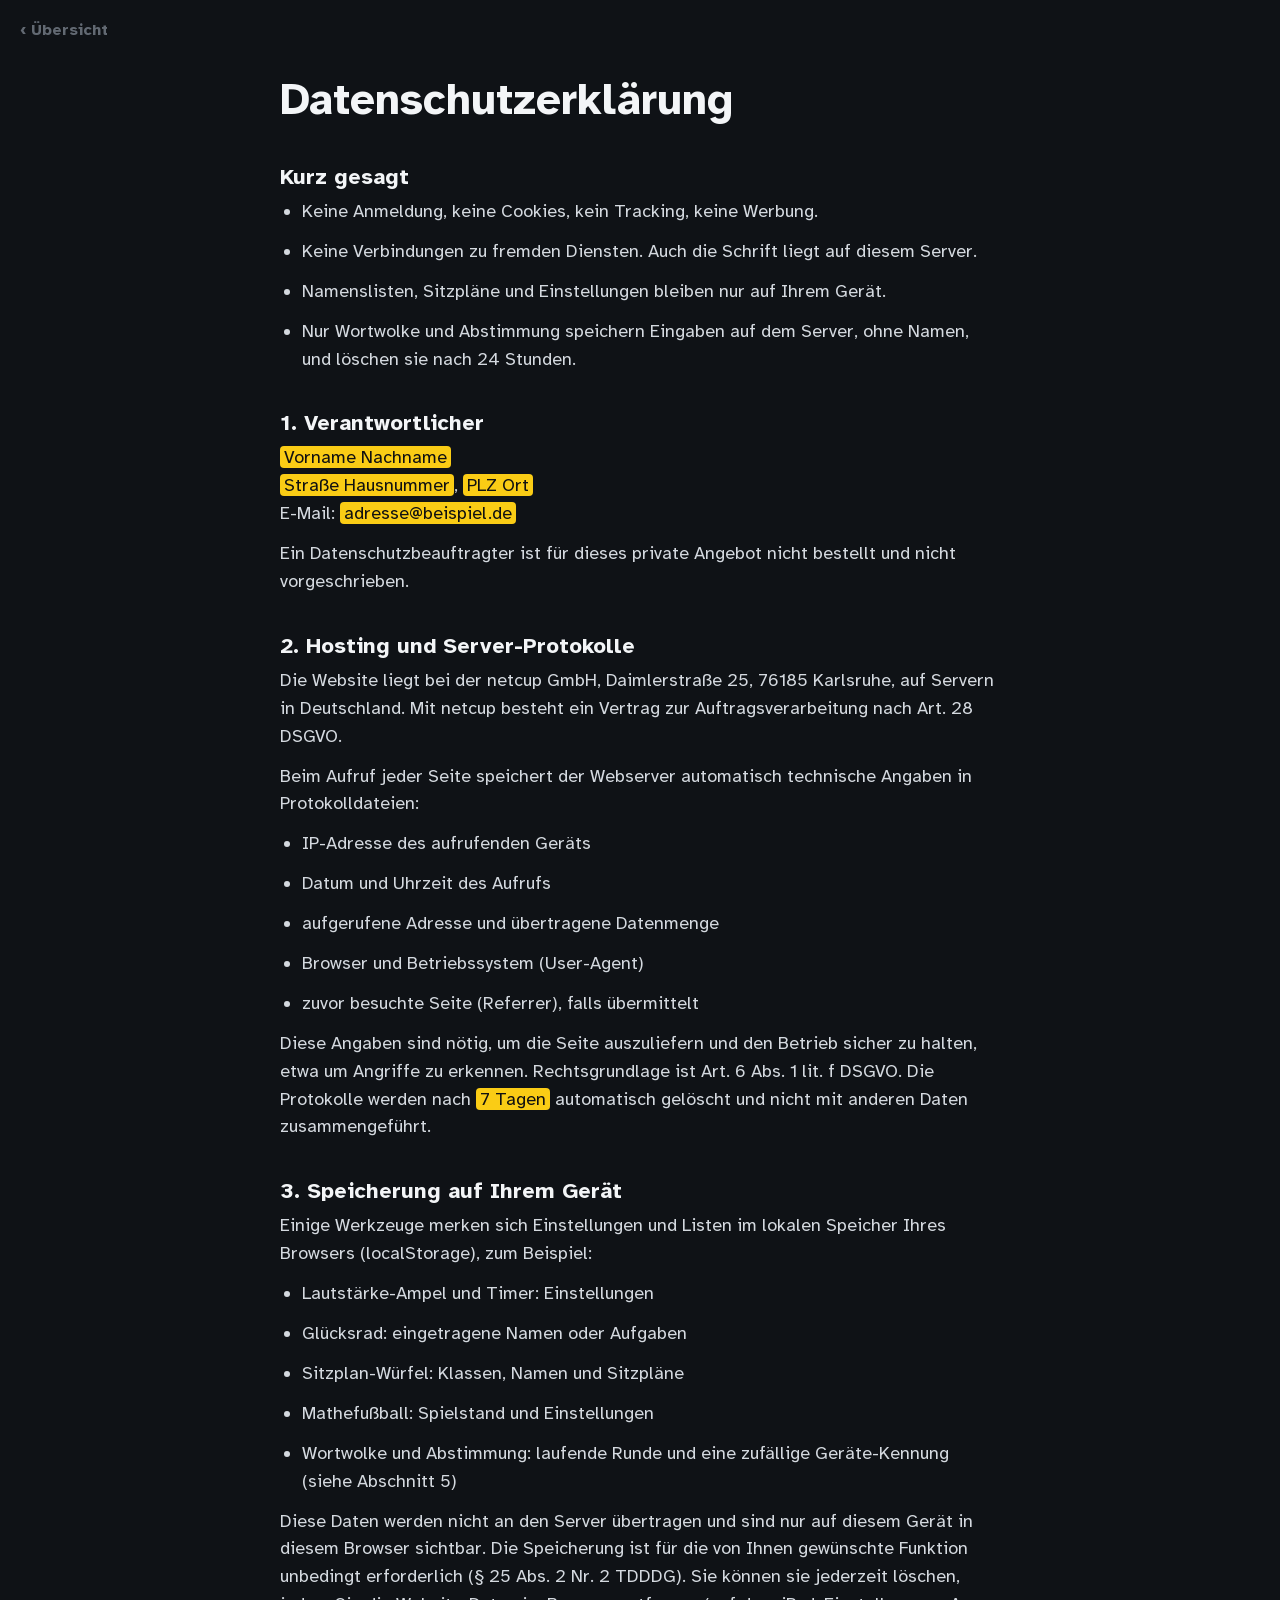
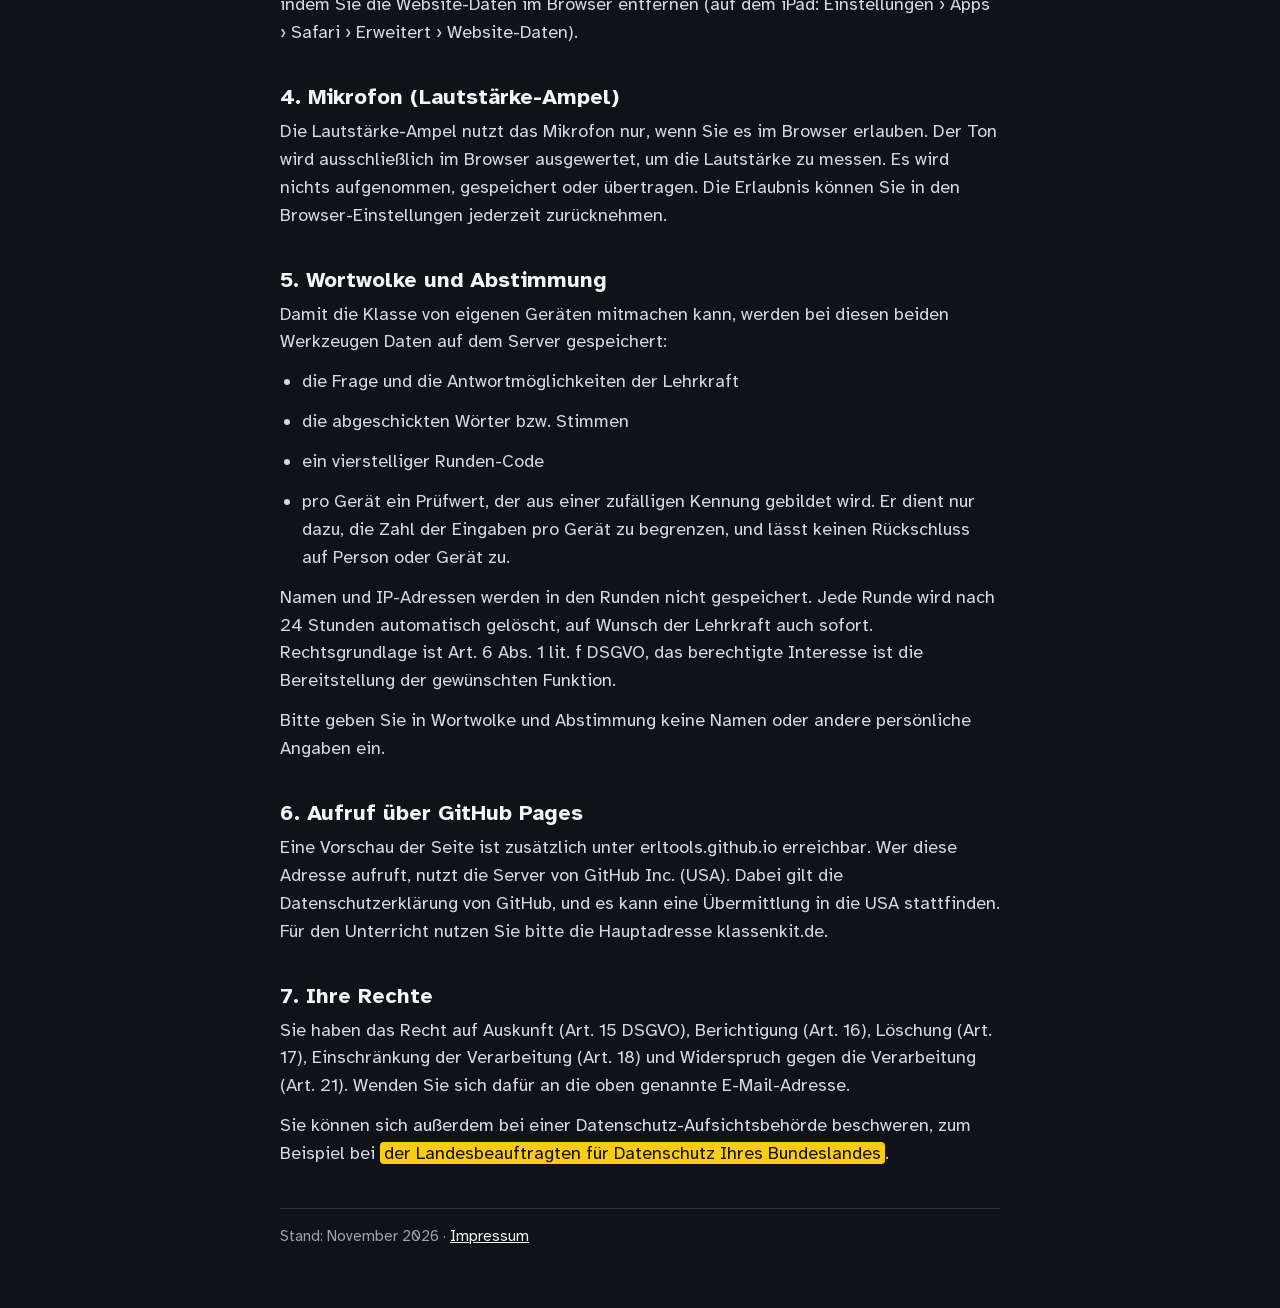
<file: datenschutz/index.html>
<!doctype html>
<html lang="de">
<head>
<meta charset="utf-8">
<meta name="viewport" content="width=device-width,initial-scale=1,viewport-fit=cover">
<title>Datenschutz · Unterrichtstools</title>
<link rel="stylesheet" href="../schrift/schrift.css">
<link rel="stylesheet" href="../gemeinsam/zurueck.css">
<link rel="stylesheet" href="../gemeinsam/textseite.css">
</head>
<body>
<a class="zurueck" href="../" aria-label="Zurück zur Übersicht">‹ Übersicht</a>
<main>
  <h1>Datenschutzerklärung</h1>

  <h2>Kurz gesagt</h2>
  <ul>
    <li>Keine Anmeldung, keine Cookies, kein Tracking, keine Werbung.</li>
    <li>Keine Verbindungen zu fremden Diensten. Auch die Schrift liegt auf diesem Server.</li>
    <li>Namenslisten, Sitzpläne und Einstellungen bleiben nur auf Ihrem Gerät.</li>
    <li>Nur Wortwolke und Abstimmung speichern Eingaben auf dem Server, ohne Namen, und löschen sie nach 24 Stunden.</li>
  </ul>

  <h2>1. Verantwortlicher</h2>
  <p>
    <mark>Vorname Nachname</mark><br>
    <mark>Straße Hausnummer</mark>, <mark>PLZ Ort</mark><br>
    E-Mail: <mark>adresse@beispiel.de</mark>
  </p>
  <p>Ein Datenschutzbeauftragter ist für dieses private Angebot nicht bestellt und nicht vorgeschrieben.</p>

  <h2>2. Hosting und Server-Protokolle</h2>
  <p>Die Website liegt bei der netcup GmbH, Daimlerstraße 25, 76185 Karlsruhe, auf Servern in Deutschland. Mit netcup besteht ein Vertrag zur Auftragsverarbeitung nach Art. 28 DSGVO.</p>
  <p>Beim Aufruf jeder Seite speichert der Webserver automatisch technische Angaben in Protokolldateien:</p>
  <ul>
    <li>IP-Adresse des aufrufenden Geräts</li>
    <li>Datum und Uhrzeit des Aufrufs</li>
    <li>aufgerufene Adresse und übertragene Datenmenge</li>
    <li>Browser und Betriebssystem (User-Agent)</li>
    <li>zuvor besuchte Seite (Referrer), falls übermittelt</li>
  </ul>
  <p>Diese Angaben sind nötig, um die Seite auszuliefern und den Betrieb sicher zu halten, etwa um Angriffe zu erkennen. Rechtsgrundlage ist Art. 6 Abs. 1 lit. f DSGVO. Die Protokolle werden nach <mark>7 Tagen</mark> automatisch gelöscht und nicht mit anderen Daten zusammengeführt.</p>

  <h2>3. Speicherung auf Ihrem Gerät</h2>
  <p>Einige Werkzeuge merken sich Einstellungen und Listen im lokalen Speicher Ihres Browsers (localStorage), zum Beispiel:</p>
  <ul>
    <li>Lautstärke-Ampel und Timer: Einstellungen</li>
    <li>Glücksrad: eingetragene Namen oder Aufgaben</li>
    <li>Sitzplan-Würfel: Klassen, Namen und Sitzpläne</li>
    <li>Mathefußball: Spielstand und Einstellungen</li>
    <li>Wortwolke und Abstimmung: laufende Runde und eine zufällige Geräte-Kennung (siehe Abschnitt 5)</li>
  </ul>
  <p>Diese Daten werden nicht an den Server übertragen und sind nur auf diesem Gerät in diesem Browser sichtbar. Die Speicherung ist für die von Ihnen gewünschte Funktion unbedingt erforderlich (§ 25 Abs. 2 Nr. 2 TDDDG). Sie können sie jederzeit löschen, indem Sie die Website-Daten im Browser entfernen (auf dem iPad: Einstellungen › Apps › Safari › Erweitert › Website-Daten).</p>

  <h2>4. Mikrofon (Lautstärke-Ampel)</h2>
  <p>Die Lautstärke-Ampel nutzt das Mikrofon nur, wenn Sie es im Browser erlauben. Der Ton wird ausschließlich im Browser ausgewertet, um die Lautstärke zu messen. Es wird nichts aufgenommen, gespeichert oder übertragen. Die Erlaubnis können Sie in den Browser-Einstellungen jederzeit zurücknehmen.</p>

  <h2>5. Wortwolke und Abstimmung</h2>
  <p>Damit die Klasse von eigenen Geräten mitmachen kann, werden bei diesen beiden Werkzeugen Daten auf dem Server gespeichert:</p>
  <ul>
    <li>die Frage und die Antwortmöglichkeiten der Lehrkraft</li>
    <li>die abgeschickten Wörter bzw. Stimmen</li>
    <li>ein vierstelliger Runden-Code</li>
    <li>pro Gerät ein Prüfwert, der aus einer zufälligen Kennung gebildet wird. Er dient nur dazu, die Zahl der Eingaben pro Gerät zu begrenzen, und lässt keinen Rückschluss auf Person oder Gerät zu.</li>
  </ul>
  <p>Namen und IP-Adressen werden in den Runden nicht gespeichert. Jede Runde wird nach 24 Stunden automatisch gelöscht, auf Wunsch der Lehrkraft auch sofort. Rechtsgrundlage ist Art. 6 Abs. 1 lit. f DSGVO, das berechtigte Interesse ist die Bereitstellung der gewünschten Funktion.</p>
  <p>Bitte geben Sie in Wortwolke und Abstimmung keine Namen oder andere persönliche Angaben ein.</p>

  <h2>6. Aufruf über GitHub Pages</h2>
  <p>Eine Vorschau der Seite ist zusätzlich unter erltools.github.io erreichbar. Wer diese Adresse aufruft, nutzt die Server von GitHub Inc. (USA). Dabei gilt die Datenschutzerklärung von GitHub, und es kann eine Übermittlung in die USA stattfinden. Für den Unterricht nutzen Sie bitte die Hauptadresse klassenkit.de.</p>

  <h2>7. Ihre Rechte</h2>
  <p>Sie haben das Recht auf Auskunft (Art. 15 DSGVO), Berichtigung (Art. 16), Löschung (Art. 17), Einschränkung der Verarbeitung (Art. 18) und Widerspruch gegen die Verarbeitung (Art. 21). Wenden Sie sich dafür an die oben genannte E-Mail-Adresse.</p>
  <p>Sie können sich außerdem bei einer Datenschutz-Aufsichtsbehörde beschweren, zum Beispiel bei <mark>der Landesbeauftragten für Datenschutz Ihres Bundeslandes</mark>.</p>

  <p class="stand">Stand: November 2026 · <a href="../impressum/">Impressum</a></p>
</main>
</body>
</html>
</file>
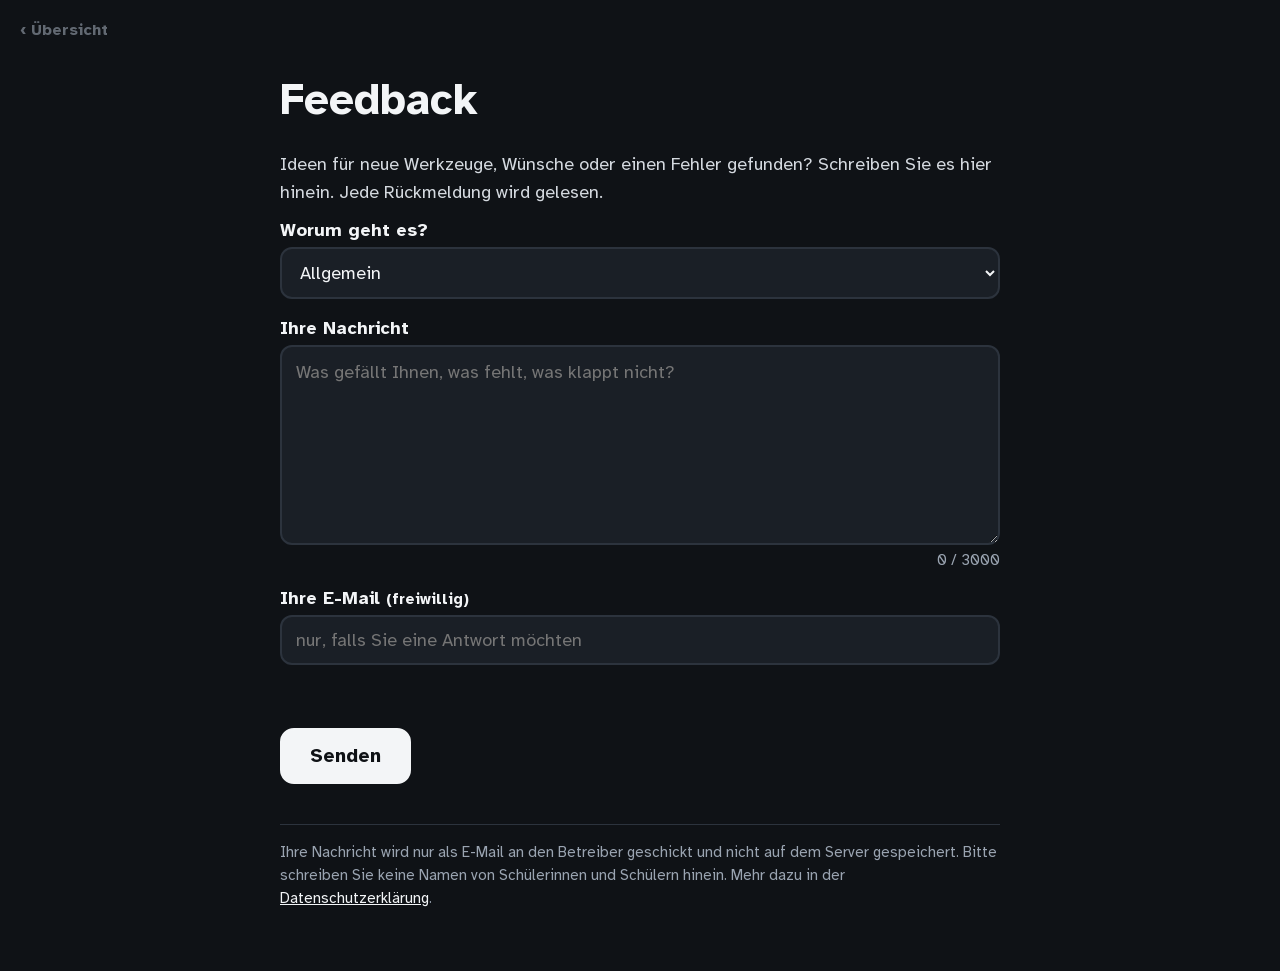
<file: feedback/index.html>
<!doctype html>
<html lang="de">
<head>
<meta charset="utf-8">
<meta name="viewport" content="width=device-width,initial-scale=1,viewport-fit=cover">
<title>Feedback · Unterrichtstools</title>
<link rel="stylesheet" href="../schrift/schrift.css">
<link rel="stylesheet" href="../gemeinsam/zurueck.css">
<link rel="stylesheet" href="../gemeinsam/textseite.css">
<style>
form { display:grid; gap:18px; margin-top:8px; }
label { display:grid; gap:6px; }
label > span { font-weight:700; font-size:18px; }
label > small { color:var(--muted); font-size:15px; }
select, textarea, input[type=email] {
  font:inherit; font-size:18px; color:var(--fg); background:#1a1f26; border:2px solid var(--line); border-radius:12px;
  padding:12px 14px; width:100%; box-sizing:border-box; }
select:focus, textarea:focus, input:focus { outline:none; border-color:#facc15; }
textarea { min-height:200px; resize:vertical; line-height:1.5; }
/* Falle für Bots: für Menschen unsichtbar, auch für Screenreader ausgeblendet */
.falle { position:absolute; left:-9999px; width:1px; height:1px; overflow:hidden; }
button { font:inherit; font-size:20px; font-weight:700; color:var(--bg); background:var(--fg); border:2px solid var(--fg);
  border-radius:14px; min-height:56px; padding:0 28px; cursor:pointer; justify-self:start; }
button:disabled { opacity:.5; }
button:focus-visible { outline:3px solid #facc15; outline-offset:2px; }
.meldung { min-height:1.5em; margin:0; }
.meldung.fehler { color:#fca5a5; }
.danke { border:2px solid #22c55e; border-radius:16px; padding:20px 22px; }
.danke p:last-child { margin:0; }
.zaehler { text-align:right; }
</style>
</head>
<body>
<a class="zurueck" href="../" aria-label="Zurück zur Übersicht">‹ Übersicht</a>
<main>
  <h1>Feedback</h1>
  <p>Ideen für neue Werkzeuge, Wünsche oder einen Fehler gefunden? Schreiben Sie es hier hinein. Jede Rückmeldung wird gelesen.</p>

  <form id="form" novalidate>
    <label><span>Worum geht es?</span>
      <select id="bereich">
        <option value="">Allgemein</option>
        <option>Neue Idee</option>
        <option>Lautstärke-Ampel</option>
        <option>Wortwolke</option>
        <option>Abstimmung</option>
        <option>Gruppen einteilen</option>
        <option>Timer</option>
        <option>Glücksrad</option>
        <option>Mathefußball</option>
        <option>Vokabelfußball</option>
        <option>Sitzplan-Würfel</option>
      </select></label>
    <label><span>Ihre Nachricht</span>
      <textarea id="nachricht" maxlength="3000" required placeholder="Was gefällt Ihnen, was fehlt, was klappt nicht?"></textarea>
      <small class="zaehler" id="zaehler">0 / 3000</small></label>
    <label><span>Ihre E-Mail <small>(freiwillig)</small></span>
      <input type="email" id="email" autocomplete="email" placeholder="nur, falls Sie eine Antwort möchten"></label>
    <div class="falle" aria-hidden="true"><label>Webseite <input type="text" id="webseite" tabindex="-1" autocomplete="off"></label></div>
    <p class="meldung" id="meldung" role="status"></p>
    <button type="submit" id="senden">Senden</button>
  </form>

  <div class="danke" id="danke" hidden>
    <h2 style="margin-top:0">Danke!</h2>
    <p>Ihre Nachricht ist angekommen.</p>
    <p><a href="../">Zurück zur Übersicht</a></p>
  </div>

  <p class="stand">Ihre Nachricht wird nur als E-Mail an den Betreiber geschickt und nicht auf dem Server gespeichert. Bitte schreiben Sie keine Namen von Schülerinnen und Schülern hinein. Mehr dazu in der <a href="../datenschutz/">Datenschutzerklärung</a>.</p>
</main>
<script>
(() => {
  const $ = (id) => document.getElementById(id);
  const start = Date.now();
  // Bereich aus der Adresse übernehmen, z. B. feedback/?zu=Vokabelfußball
  const zu = new URLSearchParams(location.search).get("zu");
  if (zu) for (const o of $("bereich").options) if (o.text === zu) o.selected = true;
  $("nachricht").oninput = () => { $("zaehler").textContent = `${$("nachricht").value.length} / 3000`; };
  const meldung = (t, fehler) => { $("meldung").textContent = t; $("meldung").className = "meldung" + (fehler ? " fehler" : ""); };
  $("form").onsubmit = async (e) => {
    e.preventDefault();
    const nachricht = $("nachricht").value.trim();
    if (nachricht.length < 3) { meldung("Bitte schreiben Sie eine Nachricht.", true); $("nachricht").focus(); return; }
    $("senden").disabled = true; meldung("Wird gesendet …");
    try {
      const res = await fetch("senden.php", { method: "POST", headers: { "Content-Type": "application/json" },
        body: JSON.stringify({ nachricht, email: $("email").value.trim(), bereich: $("bereich").value, webseite: $("webseite").value, ms: Date.now() - start }) });
      let j = null; try { j = await res.json(); } catch (x) {}
      if (!j || !j.ok) throw new Error((j && j.error) || "Die Nachricht konnte gerade nicht verschickt werden. Bitte später noch einmal versuchen.");
      $("form").hidden = true; $("danke").hidden = false;
    } catch (x) {
      meldung(x.message === "Failed to fetch" || x.name === "TypeError" ? "Keine Verbindung. Bitte Internetverbindung prüfen." : x.message, true);
      $("senden").disabled = false;
    }
  };
})();
</script>
</body>
</html>
</file>
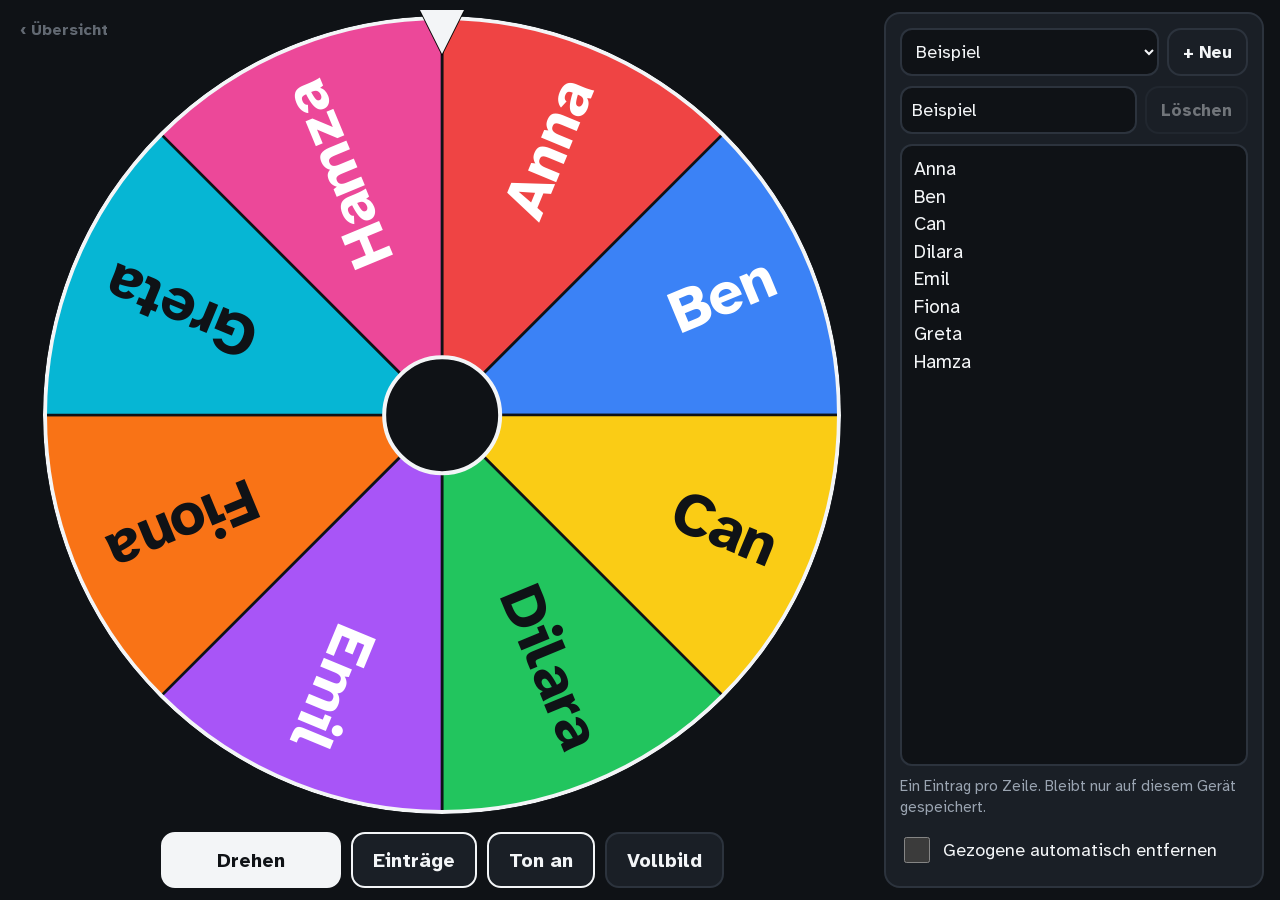
<file: gluecksrad/index.html>
<!doctype html>
<html lang="de">
<head>
<meta charset="utf-8">
<meta name="viewport" content="width=device-width,initial-scale=1,viewport-fit=cover">
<meta name="apple-mobile-web-app-capable" content="yes">
<title>Glücksrad</title>
<link rel="stylesheet" href="../schrift/schrift.css">
<link rel="stylesheet" href="../gemeinsam/zurueck.css">
<style>
/* Rad links, Einträge rechts (ausblendbar). Das Rad wird einmal auf ein Canvas gemalt
   und beim Drehen nur per CSS-Transform gedreht: flüssig auch beim AirPlay-Spiegeln. */
:root {
  --bg: #0f1216;
  --panel: #1a1f26;
  --line: #2c333d;
  --fg: #f3f5f7;
  --muted: #9aa4b1;
  --yellow: #facc15;
  --font: "Atkinson Hyperlegible", system-ui, -apple-system, "Segoe UI", sans-serif;
  color-scheme: dark;
}
* { box-sizing: border-box; }
[hidden] { display: none !important; }
html, body { height: 100%; margin: 0; }
body {
  background: var(--bg); color: var(--fg); font-family: var(--font); font-size: 16px;
  overflow: hidden; -webkit-tap-highlight-color: transparent; touch-action: manipulation;
}
.app {
  height: 100%; display: flex; gap: 16px;
  padding-left: max(16px, env(safe-area-inset-left, 0px));
  padding-right: max(16px, env(safe-area-inset-right, 0px));
  padding-top: calc(12px + env(safe-area-inset-top, 0px));
  padding-bottom: calc(12px + env(safe-area-inset-bottom, 0px));
}
.stage { flex: 1; min-width: 0; display: flex; flex-direction: column; align-items: center; gap: 14px; }
.wheelbox { flex: 1; min-height: 0; width: 100%; display: flex; align-items: center; justify-content: center; }
.wheel { position: relative; cursor: pointer; -webkit-user-select: none; user-select: none; }
.wheel canvas { display: block; width: 100%; height: 100%; border-radius: 50%; will-change: transform; transform: rotate(0deg); }
/* Zeiger oben, zeigt nach unten ins Rad */
.pointer {
  position: absolute; left: 50%; top: -6px; width: 0; height: 0; transform: translateX(-50%);
  border-left: 22px solid transparent; border-right: 22px solid transparent; border-top: 44px solid var(--fg);
  filter: drop-shadow(0 2px 0 #000);
}
.hub {
  position: absolute; left: 50%; top: 50%; width: 15%; height: 15%; transform: translate(-50%, -50%);
  border-radius: 50%; background: var(--bg); border: 4px solid var(--fg);
}
.empty { color: var(--muted); font-size: clamp(20px, 3vw, 30px); text-align: center; padding: 20px; max-width: 520px; line-height: 1.4; }

.bar { display: flex; gap: 10px; flex-wrap: wrap; justify-content: center; }
button.btn {
  font: inherit; font-size: 20px; font-weight: 700; color: var(--fg);
  background: var(--panel); border: 2px solid var(--line); border-radius: 14px;
  min-height: 56px; min-width: 64px; padding: 0 20px; cursor: pointer;
}
button.btn.primary { background: var(--fg); color: var(--bg); border-color: var(--fg); min-width: 180px; }
button.btn[aria-pressed="true"] { border-color: var(--fg); }
button.btn:focus-visible { outline: 3px solid var(--yellow); outline-offset: 2px; }
button.btn:disabled { opacity: .4; }
button.btn.small { font-size: 17px; min-height: 48px; padding: 0 14px; }
button.btn.warn { border-color: #ef4444; color: #fecaca; }

/* Einträge-Spalte */
.side {
  width: min(380px, 38vw); display: flex; flex-direction: column; gap: 10px;
  background: var(--panel); border: 2px solid var(--line); border-radius: 16px; padding: 14px;
}
.side h2 { margin: 0; font-size: 20px; }
.row { display: flex; gap: 8px; align-items: center; }
select, textarea, input[type=text] {
  font: inherit; color: var(--fg); background: var(--bg); border: 2px solid var(--line); border-radius: 12px;
}
input[type=text] { flex: 1; min-width: 0; min-height: 48px; font-size: 18px; padding: 0 10px; }
select { flex: 1; min-width: 0; min-height: 48px; font-size: 18px; padding: 0 10px; }
textarea { flex: 1; min-height: 120px; width: 100%; resize: none; font-size: 19px; line-height: 1.45; padding: 10px 12px; }
select:focus-visible, textarea:focus-visible, input[type=text]:focus-visible { outline: 3px solid var(--yellow); outline-offset: 1px; }
.hint { margin: 0; color: var(--muted); font-size: 15px; line-height: 1.4; }
label.check { display: flex; gap: 10px; align-items: center; font-size: 18px; min-height: 44px; cursor: pointer; }
label.check input { width: 26px; height: 26px; accent-color: var(--fg); }
.drawn { font-size: 16px; color: var(--muted); line-height: 1.4; }
.drawn button { margin-top: 6px; }

/* Ergebnis groß über allem */
.result {
  position: fixed; inset: 0; z-index: 40; display: flex; flex-direction: column; align-items: center; justify-content: center;
  gap: 4vh; background: rgba(15, 18, 22, .92); padding: 24px; text-align: center;
}
.result .name {
  font-weight: 700; line-height: 1.05; margin: 0; max-width: 100%; overflow-wrap: anywhere;
  font-size: min(16vw, 22vh); padding: .15em .4em; border-radius: 24px;
}
.result .bar { gap: 14px; }

/* Während das Rad dreht: nur das Rad */
body.spinning .side, body.spinning .zurueck, body.spinning .controls { visibility: hidden; }
body.spinning .wheel { cursor: default; }

/* Hochformat / schmal: Einträge unter dem Rad */
@media (max-width: 760px), (orientation: portrait) {
  .app { flex-direction: column; overflow-y: auto; }
  .stage { flex: none; height: 78vh; }
  .side { width: 100%; }
  textarea { min-height: 220px; }
  body.spinning .app { overflow: hidden; }
}
@media (max-height: 560px) and (orientation: landscape) {
  button.btn { min-height: 48px; font-size: 18px; padding: 0 14px; }
}
</style>
</head>
<body>
<a class="zurueck" href="../" aria-label="Zurück zur Übersicht">‹ Übersicht</a>
<div class="app">
  <main class="stage">
    <div class="wheelbox" id="wheelbox">
      <div class="wheel" id="wheel" role="button" tabindex="0" aria-label="Rad drehen">
        <canvas id="cv"></canvas>
        <div class="hub" aria-hidden="true"></div>
        <div class="pointer" aria-hidden="true"></div>
      </div>
      <p class="empty" id="empty" hidden>Trag rechts mindestens zwei Einträge ein, zum Beispiel Namen oder Aufgaben.</p>
    </div>
    <nav class="bar controls">
      <button class="btn primary" id="spinBtn">Drehen</button>
      <button class="btn" id="sideBtn" aria-pressed="true">Einträge</button>
      <button class="btn" id="soundBtn" aria-pressed="true">Ton an</button>
      <button class="btn" id="fsBtn">Vollbild</button>
    </nav>
  </main>

  <aside class="side" id="side">
    <div class="row">
      <select id="listSel" aria-label="Liste wählen"></select>
      <button class="btn small" id="newBtn" aria-label="Neue Liste">+ Neu</button>
    </div>
    <div class="row">
      <input id="nameIn" type="text" aria-label="Name der Liste" placeholder="Name der Liste" autocomplete="off">
      <button class="btn small" id="delBtn">Löschen</button>
    </div>
    <textarea id="items" spellcheck="false" autocapitalize="words" aria-label="Einträge, einer pro Zeile"></textarea>
    <p class="hint">Ein Eintrag pro Zeile. Bleibt nur auf diesem Gerät gespeichert.</p>
    <label class="check"><input type="checkbox" id="autoRm"> Gezogene automatisch entfernen</label>
    <div class="drawn" id="drawn" hidden></div>
  </aside>
</div>

<div class="result" id="result" hidden>
  <p class="name" id="resName"></p>
  <div class="bar">
    <button class="btn" id="rmBtn">Aus dem Rad nehmen</button>
    <button class="btn primary" id="againBtn">Nochmal drehen</button>
    <button class="btn" id="closeBtn">Schließen</button>
  </div>
</div>

<script>
(() => {
  const KEY = "gluecksrad-v1";
  const $ = id => document.getElementById(id);
  // Gut unterscheidbare, kräftige Farben. Text je nach Helligkeit schwarz oder weiß.
  const COLORS = ["#ef4444", "#3b82f6", "#facc15", "#22c55e", "#a855f7", "#f97316", "#06b6d4", "#ec4899", "#84cc16", "#6366f1"];
  const DARK_TEXT = new Set(["#facc15", "#22c55e", "#f97316", "#06b6d4", "#84cc16"]);

  const BEISPIEL = ["Anna", "Ben", "Can", "Dilara", "Emil", "Fiona", "Greta", "Hamza"];
  let st = { lists: [{ name: "Beispiel", items: BEISPIEL.slice(), drawn: [] }], cur: 0, autoRm: false, sound: true, side: true };
  try {
    const s = JSON.parse(localStorage.getItem(KEY) || "null");
    if (s && Array.isArray(s.lists) && s.lists.length) st = Object.assign(st, s);
  } catch (e) {}
  if (st.cur >= st.lists.length) st.cur = 0;
  const save = () => { try { localStorage.setItem(KEY, JSON.stringify(st)); } catch (e) {} };
  const list = () => st.lists[st.cur];
  const items = () => list().items;

  const wheel = $("wheel"), cv = $("cv"), ctx = cv.getContext("2d");
  let rot = 0;           // aktuelle Drehung in Grad (im Uhrzeigersinn)
  let spinning = false;
  let pendingIdx = -1;   // zuletzt gezogener Eintrag

  // ---------- Rad malen (nur bei Änderung, nicht pro Frame) ----------
  function fitText(text, maxW, size) {
    ctx.font = `700 ${size}px ${getComputedStyle(document.body).fontFamily}`;
    if (ctx.measureText(text).width <= maxW) return text;
    let t = text;
    while (t.length > 1 && ctx.measureText(t + "…").width > maxW) t = t.slice(0, -1);
    return t + "…";
  }
  function draw() {
    const box = $("wheelbox");
    const n = items().length;
    $("empty").hidden = n >= 2;
    wheel.hidden = n < 2;
    $("spinBtn").disabled = n < 2;
    if (n < 2) return;
    const size = Math.max(160, Math.floor(Math.min(box.clientWidth, box.clientHeight) - 8));
    wheel.style.width = wheel.style.height = size + "px";
    const dpr = Math.min(window.devicePixelRatio || 1, 2);
    cv.width = cv.height = Math.round(size * dpr);
    ctx.setTransform(dpr, 0, 0, dpr, 0, 0);
    const r = size / 2, seg = 2 * Math.PI / n;
    // Farben so verteilen, dass erstes und letztes Feld nicht gleich sind
    const colorOf = i => {
      let c = COLORS[i % COLORS.length];
      if (i === n - 1 && n > 1 && c === COLORS[0]) c = COLORS[(i + 1) % COLORS.length];
      return c;
    };
    ctx.clearRect(0, 0, size, size);
    for (let i = 0; i < n; i++) {
      const a0 = -Math.PI / 2 + i * seg, a1 = a0 + seg;
      ctx.beginPath(); ctx.moveTo(r, r); ctx.arc(r, r, r, a0, a1); ctx.closePath();
      ctx.fillStyle = colorOf(i); ctx.fill();
      ctx.lineWidth = Math.max(1.5, size / 300); ctx.strokeStyle = "#0f1216"; ctx.stroke();
    }
    // Beschriftung entlang des Radius, von außen nach innen lesbar
    const fs = Math.max(13, Math.min(size / 13, (2 * Math.PI * r * 0.62 / n) * 0.62));
    const maxW = r * 0.78 - r * 0.12;
    ctx.textAlign = "right"; ctx.textBaseline = "middle";
    for (let i = 0; i < n; i++) {
      const mid = -Math.PI / 2 + (i + .5) * seg;
      ctx.save(); ctx.translate(r, r); ctx.rotate(mid);
      ctx.fillStyle = DARK_TEXT.has(colorOf(i)) ? "#0f1216" : "#ffffff";
      ctx.fillText(fitText(items()[i], maxW, fs), r * 0.9, 0);
      ctx.restore();
    }
    ctx.beginPath(); ctx.arc(r, r, r - 2, 0, 2 * Math.PI);
    ctx.lineWidth = 4; ctx.strokeStyle = "#f3f5f7"; ctx.stroke();
    wheel._colorOf = colorOf;
  }

  // ---------- Ton: kurzer Klick pro Feld, sehr leise ----------
  let ac = null;
  function tick() {
    if (!st.sound) return;
    try {
      ac = ac || new (window.AudioContext || window.webkitAudioContext)();
      const o = ac.createOscillator(), g = ac.createGain(), t = ac.currentTime;
      o.type = "square"; o.frequency.value = 1400;
      g.gain.setValueAtTime(0.08, t); g.gain.exponentialRampToValueAtTime(0.0001, t + 0.03);
      o.connect(g).connect(ac.destination); o.start(t); o.stop(t + 0.035);
    } catch (e) {}
  }
  function fanfare() {
    if (!st.sound || !ac) return;
    const t = ac.currentTime;
    [523, 659, 784].forEach((f, k) => {
      const o = ac.createOscillator(), g = ac.createGain();
      o.type = "triangle"; o.frequency.value = f;
      g.gain.setValueAtTime(0.0001, t + k * 0.09);
      g.gain.exponentialRampToValueAtTime(0.25, t + k * 0.09 + 0.02);
      g.gain.exponentialRampToValueAtTime(0.0001, t + k * 0.09 + 0.35);
      o.connect(g).connect(ac.destination); o.start(t + k * 0.09); o.stop(t + k * 0.09 + 0.4);
    });
  }

  // ---------- Drehen ----------
  function randInt(max) {
    const a = new Uint32Array(1); crypto.getRandomValues(a); return a[0] % max;
  }
  function spin() {
    const n = items().length;
    if (spinning || n < 2) return;
    $("result").hidden = true;
    const idx = randInt(n), seg = 360 / n;
    // Zielwinkel: Mitte von Feld idx (mit etwas Zufall im Feld) unter dem Zeiger
    const inSeg = seg * (0.15 + 0.7 * (randInt(1000) / 1000));
    const targetMod = (360 - (idx * seg + inSeg)) % 360;
    const start = rot;
    const base = start - (start % 360);
    const turns = 5 + randInt(3);
    const end = base + turns * 360 + targetMod;
    const dur = 4200 + randInt(1200);
    spinning = true; document.body.classList.add("spinning");
    tick(); // AudioContext im Tipp-Ereignis freischalten (iPad)
    const t0 = performance.now();
    let lastSeg = Math.floor(start / seg);
    const ease = t => 1 - Math.pow(1 - t, 4);
    function frame(now) {
      const t = Math.min(1, (now - t0) / dur);
      rot = start + (end - start) * ease(t);
      cv.style.transform = `rotate(${rot}deg)`;
      const s = Math.floor(rot / seg);
      if (s !== lastSeg) { lastSeg = s; tick(); }
      if (t < 1) requestAnimationFrame(frame);
      else done(idx);
    }
    requestAnimationFrame(frame);
  }
  function done(idx) {
    rot = rot % 360; cv.style.transform = `rotate(${rot}deg)`;
    spinning = false; document.body.classList.remove("spinning");
    pendingIdx = idx;
    const name = items()[idx];
    const nm = $("resName");
    nm.textContent = name;
    const c = wheel._colorOf(idx);
    nm.style.background = c; nm.style.color = DARK_TEXT.has(c) ? "#0f1216" : "#ffffff";
    $("rmBtn").hidden = st.autoRm;
    $("result").hidden = false;
    fanfare();
    if (st.autoRm) removeDrawn();
    $("againBtn").focus();
  }
  function removeDrawn() {
    if (pendingIdx < 0) return;
    const L = list();
    const [x] = L.items.splice(pendingIdx, 1);
    L.drawn.push(x); pendingIdx = -1;
    save(); syncText(); draw(); renderDrawn();
  }
  function closeResult() { $("result").hidden = true; pendingIdx = -1; }

  // ---------- Listen und Eingabe ----------
  function syncText() { $("items").value = items().join("\n"); }
  function renderLists() {
    const sel = $("listSel"); sel.innerHTML = "";
    st.lists.forEach((l, i) => {
      const o = document.createElement("option"); o.value = i; o.textContent = l.name; sel.appendChild(o);
    });
    sel.value = st.cur;
    $("nameIn").value = list().name;
    $("delBtn").disabled = st.lists.length < 2;
  }
  function renderDrawn() {
    const d = list().drawn, el = $("drawn");
    el.hidden = !d.length;
    if (!d.length) return;
    el.innerHTML = "";
    const p = document.createElement("div");
    p.textContent = `Schon gezogen (${d.length}): ${d.join(", ")}`;
    const b = document.createElement("button");
    b.className = "btn small"; b.textContent = "Alle zurück ins Rad";
    b.onclick = () => { const L = list(); L.items = L.items.concat(L.drawn); L.drawn = []; save(); syncText(); draw(); renderDrawn(); };
    el.append(p, b);
  }
  function showAll() { renderLists(); syncText(); renderDrawn(); draw(); }

  $("items").addEventListener("input", () => {
    list().items = $("items").value.split("\n").map(s => s.trim()).filter(Boolean);
    save(); draw();
  });
  $("listSel").addEventListener("change", e => { st.cur = +e.target.value; save(); showAll(); });
  $("newBtn").onclick = () => {
    st.lists.push({ name: "Liste " + (st.lists.length + 1), items: [], drawn: [] });
    st.cur = st.lists.length - 1; save(); showAll();
    $("nameIn").focus(); $("nameIn").select();
  };
  $("nameIn").addEventListener("input", e => {
    list().name = e.target.value.trim() || "Ohne Namen"; save();
    $("listSel").options[st.cur].textContent = list().name;
  });
  // Löschen mit zweitem Tippen bestätigen (keine Browser-Dialoge)
  let delArmed = null;
  const disarm = () => { clearTimeout(delArmed); delArmed = null; $("delBtn").textContent = "Löschen"; $("delBtn").classList.remove("warn"); };
  $("delBtn").onclick = () => {
    if (st.lists.length < 2) return;
    if (!delArmed) {
      $("delBtn").textContent = "Wirklich?"; $("delBtn").classList.add("warn");
      delArmed = setTimeout(disarm, 3000); return;
    }
    disarm(); st.lists.splice(st.cur, 1); st.cur = 0; save(); showAll();
  };
  $("autoRm").checked = st.autoRm;
  $("autoRm").onchange = e => { st.autoRm = e.target.checked; save(); };

  // ---------- Knöpfe ----------
  wheel.addEventListener("click", spin);
  wheel.addEventListener("keydown", e => { if (e.key === "Enter" || e.key === " ") { e.preventDefault(); spin(); } });
  $("spinBtn").onclick = spin;
  $("againBtn").onclick = () => { closeResult(); spin(); };
  $("rmBtn").onclick = () => { removeDrawn(); closeResult(); };
  $("closeBtn").onclick = closeResult;
  $("result").addEventListener("click", e => { if (e.target === $("result")) closeResult(); });
  document.addEventListener("keydown", e => {
    if (e.key === "Escape" && !$("result").hidden) closeResult();
  });

  const setSound = () => { $("soundBtn").setAttribute("aria-pressed", st.sound); $("soundBtn").textContent = st.sound ? "Ton an" : "Ton aus"; };
  $("soundBtn").onclick = () => { st.sound = !st.sound; save(); setSound(); };
  setSound();

  const setSide = () => { $("side").hidden = !st.side; $("sideBtn").setAttribute("aria-pressed", st.side); requestAnimationFrame(draw); };
  $("sideBtn").onclick = () => { st.side = !st.side; save(); setSide(); };
  setSide();

  const fsEl = document.documentElement;
  const canFs = fsEl.requestFullscreen || fsEl.webkitRequestFullscreen;
  if (!canFs) $("fsBtn").hidden = true;
  $("fsBtn").onclick = () => {
    const inFs = document.fullscreenElement || document.webkitFullscreenElement;
    if (inFs) (document.exitFullscreen || document.webkitExitFullscreen).call(document);
    else canFs.call(fsEl);
  };

  let rz; window.addEventListener("resize", () => { clearTimeout(rz); rz = setTimeout(() => { if (!spinning) draw(); }, 120); });
  showAll();
  if (document.fonts && document.fonts.ready) document.fonts.ready.then(() => { if (!spinning) draw(); });
})();
</script>
</body>
</html>
</file>
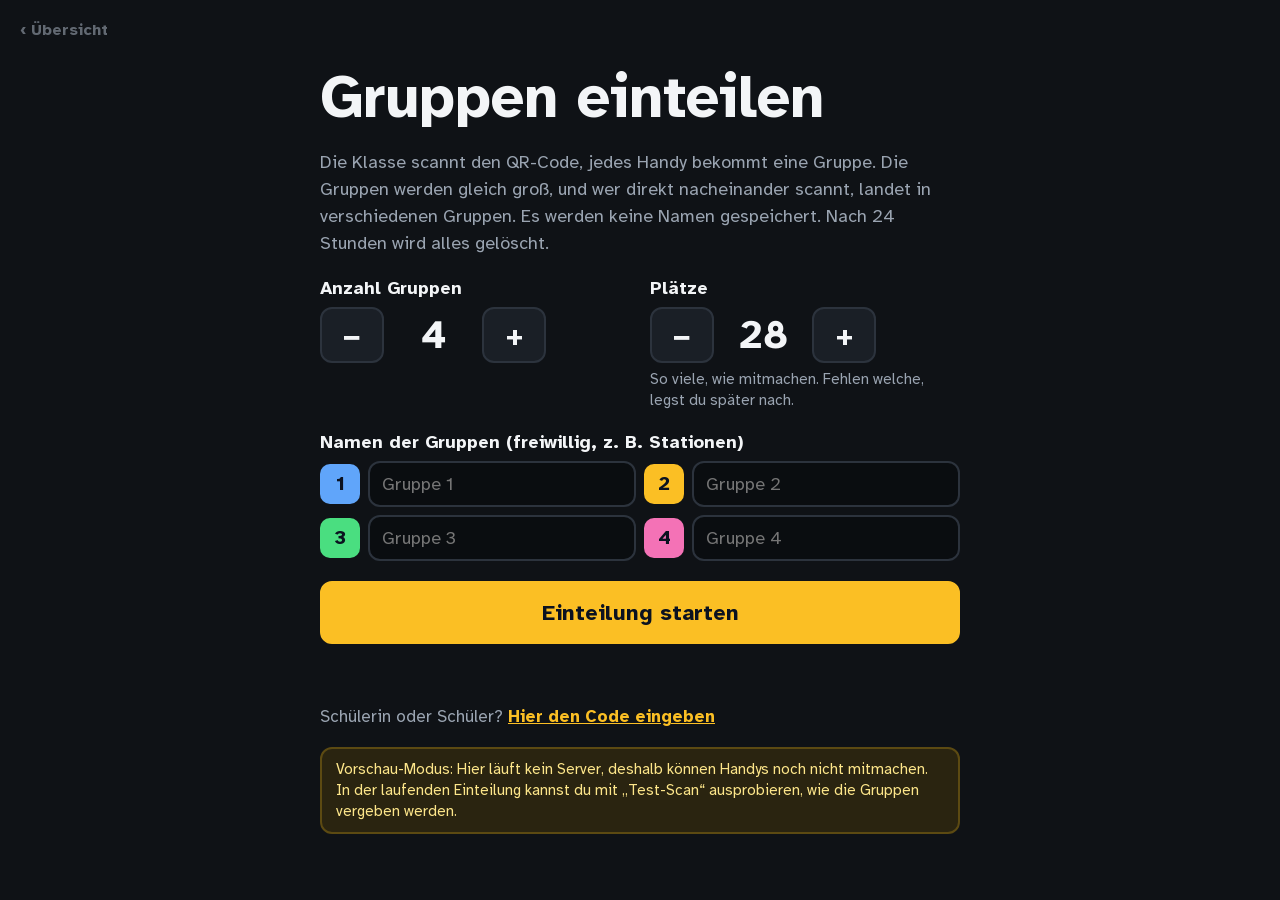
<file: gruppen/index.html>
<!doctype html>
<html lang="de">
<head>
<meta charset="utf-8">
<meta name="viewport" content="width=device-width,initial-scale=1,viewport-fit=cover">
<meta name="apple-mobile-web-app-capable" content="yes">
<title>Gruppen einteilen</title>
<link rel="stylesheet" href="../schrift/schrift.css">
<link rel="stylesheet" href="../gemeinsam/zurueck.css">
<link rel="stylesheet" href="../gemeinsam/runde.css?v=2">
<style>
/* Gruppen einteilen: Lehrkraft-Ansicht (ohne ?r=) und Schüler-Ansicht (mit ?r=CODE). Grundaussehen: ../gemeinsam/runde.css */
:root { --accent:#fbbf24; --accent-dim:#33270b; }

/* Start: Zähler mit − und + */
.stepper { display: flex; align-items: center; gap: 10px; }
.stepper button { width: 64px; min-height: 56px; padding: 0; font-size: 30px; line-height: 1; }
.stepper output { min-width: 3ch; text-align: center; font-size: 40px; font-weight: 700; font-variant-numeric: tabular-nums; }
.two { display: grid; grid-template-columns: 1fr 1fr; gap: 20px; }
@media (max-width: 520px) { .two { grid-template-columns: 1fr; } }
.hint { margin: 6px 0 0; font-size: 15px; line-height: 1.4; }
.names { display: grid; gap: 8px; grid-template-columns: repeat(auto-fill, minmax(220px, 1fr)); }
.nm { display: flex; gap: 8px; align-items: center; }
.nm input[type=text] { font-size: 18px; padding: 10px 12px; }
.num { width: 40px; height: 40px; flex-shrink: 0; border-radius: 10px; display: grid; place-items: center; font-weight: 700; font-size: 20px; color: #0b1220; }

/* Laufende Runde: Gruppen-Kacheln */
#tiles { flex: 1; min-width: 0; display: grid; gap: clamp(8px, 1.2vw, 14px); grid-template-columns: repeat(var(--cols, 2), 1fr); grid-auto-rows: 1fr; }
.tile { border-radius: 16px; color: #0b1220; display: flex; align-items: center; gap: clamp(10px, 1.6vw, 20px); padding: clamp(10px, 1.6vw, 22px); min-height: 0; min-width: 0; overflow: hidden; }
.tile .n { width: var(--ts, 64px); height: var(--ts, 64px); flex-shrink: 0; border-radius: 50%; background: rgba(11,18,32,.88); color: #fff; display: grid; place-items: center; font-weight: 700; font-size: calc(var(--ts, 64px) * .55); }
.tile .t { flex: 1; min-width: 0; font-weight: 700; font-size: calc(var(--ts, 64px) * .6); line-height: 1.1; overflow-wrap: break-word; hyphens: auto; }
#tiles.oneline .tile .t { white-space: nowrap; }
.tile input[type=text] { flex: 1; min-width: 0; font-size: 20px; padding: 10px 12px; background: rgba(255,255,255,.92); color: #0b1220; border-color: rgba(11,18,32,.5); }
#count { color: var(--fg); font-size: clamp(22px, 2.6vw, 32px); font-weight: 700; }
#count small { display: block; color: var(--muted); font-size: 15px; font-weight: 400; margin-top: 2px; }
.full { color: #fbbf24; font-weight: 700; text-align: center; font-size: 17px; }
.btnrow { display: flex; gap: 8px; }
.btnrow button { flex: 1; padding-inline: 8px; }
.side { min-height: 0; overflow-y: auto; }
.side button { font-size: 17px; }
@media (max-aspect-ratio: 1/1) { .side .btnrow { flex: 1 1 45%; } }
.bigcount { font-size: clamp(20px, 2.6vw, 30px); color: var(--muted); }

/* Vorschau: Test-Scan */
.peek { position: fixed; left: 50%; bottom: 24px; transform: translateX(-50%); z-index: 20; border-radius: 16px; padding: 16px 24px; color: #0b1220;
  font-size: 24px; font-weight: 700; box-shadow: 0 8px 30px rgba(0,0,0,.5); }

/* Schüler */
#student.assigned { background: var(--gc); color: #0b1220; }
#student.assigned .muted { color: rgba(11,18,32,.75); }
.mygroup { display: grid; gap: 18px; justify-items: center; text-align: center; }
.mygroup .lead { font-size: 22px; font-weight: 700; margin: 0; }
.mygroup .n { width: 140px; height: 140px; border-radius: 50%; background: #0b1220; color: #fff; display: grid; place-items: center; font-size: 84px; font-weight: 700; }
.mygroup .t { font-size: clamp(36px, 11vw, 64px); font-weight: 700; line-height: 1.05; margin: 0; overflow-wrap: break-word; hyphens: auto; max-width: 100%; }
.mygroup .small { font-size: 16px; margin: 0; line-height: 1.4; }
.wait { font-size: 22px; font-weight: 700; line-height: 1.35; margin: 0; }
</style>
</head>
<body>

<!-- Lehrkraft: Start -->
<section id="start" class="pad" hidden>
  <a class="zurueck" href="../" aria-label="Zurück zur Übersicht">‹ Übersicht</a>
  <div class="card">
    <h1>Gruppen einteilen</h1>
    <p class="muted" style="margin:0;font-size:18px;line-height:1.5">Die Klasse scannt den QR-Code, jedes Handy bekommt eine Gruppe. Die Gruppen werden gleich groß, und wer direkt nacheinander scannt, landet in verschiedenen Gruppen. Es werden keine Namen gespeichert. Nach 24 Stunden wird alles gelöscht.</p>
    <div class="two">
      <div>
        <span class="lbl" id="gLbl">Anzahl Gruppen</span>
        <div class="stepper" role="group" aria-labelledby="gLbl">
          <button type="button" id="gMinus" aria-label="Eine Gruppe weniger">−</button>
          <output id="gOut" aria-live="polite">4</output>
          <button type="button" id="gPlus" aria-label="Eine Gruppe mehr">+</button>
        </div>
      </div>
      <div>
        <span class="lbl" id="sLbl">Plätze</span>
        <div class="stepper" role="group" aria-labelledby="sLbl">
          <button type="button" id="sMinus" aria-label="Ein Platz weniger">−</button>
          <output id="sOut" aria-live="polite">28</output>
          <button type="button" id="sPlus" aria-label="Ein Platz mehr">+</button>
        </div>
        <p class="muted hint">So viele, wie mitmachen. Fehlen welche, legst du später nach.</p>
      </div>
    </div>
    <div>
      <span class="lbl">Namen der Gruppen (freiwillig, z. B. Stationen)</span>
      <div class="names" id="names"></div>
    </div>
    <button type="button" class="primary go" id="startBtn">Einteilung starten</button>
    <button type="button" id="resumeBtn" hidden>Letzte Einteilung fortsetzen</button>
    <p class="err" id="startErr"></p>
    <p class="muted" style="margin:0;font-size:17px">Schülerin oder Schüler? <a href="?s" style="color:var(--accent);font-weight:700">Hier den Code eingeben</a></p>
    <div class="note" id="demoNote" hidden>Vorschau-Modus: Hier läuft kein Server, deshalb können Handys noch nicht mitmachen. In der laufenden Einteilung kannst du mit „Test-Scan“ ausprobieren, wie die Gruppen vergeben werden.</div>
  </div>
</section>

<!-- Lehrkraft: laufende Einteilung -->
<section id="live" class="pad" hidden>
  <div class="top">
    <a class="zurueck im-fluss" href="../" aria-label="Zurück zur Übersicht">‹ Übersicht</a>
    <h2>Gruppen einteilen</h2>
  </div>
  <div class="body">
    <div id="tiles"></div>
    <aside class="side">
      <div class="qrbox" id="qrSmall"></div>
      <div class="codebox"><div class="muted" style="font-size:14px">Code</div><div class="code" id="codeSmall"></div><div class="url" id="urlSmall"></div></div>
      <div class="count" id="count"></div>
      <div class="full" id="fullMsg" hidden>Alle Plätze vergeben</div>
      <div class="grow"></div>
      <button type="button" id="demoScan" hidden>Test-Scan</button>
      <div class="btnrow"><button type="button" id="bigQrBtn">QR groß</button><button type="button" id="hideQrBtn">QR aus</button></div>
      <div class="btnrow"><button type="button" data-add="1">+1 Platz</button><button type="button" data-add="5">+5 Plätze</button></div>
      <div class="btnrow"><button type="button" id="renameBtn">Namen ändern</button><button type="button" class="quiet" id="newBtn">Neu starten</button></div>
    </aside>
  </div>
</section>

<div class="overlay" id="overlay" hidden>
  <div class="bigq">
    <div class="bigqr" id="qrBig"></div>
    <div class="bigtext">
      <p>Scannt den QR-Code mit der Kamera</p>
      <div class="muted" style="font-size:20px">oder öffnet <span id="urlBig" style="color:var(--fg);word-break:break-all"></span> und gebt den Code ein:</div>
      <div class="code" id="codeBig"></div>
      <div class="bigcount" id="countBig"></div>
      <button type="button" class="primary" id="closeOverlay" style="font-size:22px;margin-top:8px">Zu den Gruppen</button>
    </div>
  </div>
</div>
<div class="peek" id="peek" hidden></div>

<!-- Schüler -->
<section id="student" class="pad" hidden>
  <div class="card">
    <div id="stCode" hidden style="display:grid;gap:16px">
      <h1>Gruppen</h1>
      <label class="lbl" for="codeIn">Code von der Tafel</label>
      <input type="text" id="codeIn" inputmode="numeric" pattern="[0-9]*" maxlength="4" autocomplete="off" placeholder="0000">
      <button type="button" class="primary big" id="codeGo">Weiter</button>
      <p class="err" id="codeErr"></p>
    </div>
    <div id="stWait" hidden style="display:grid;gap:16px">
      <p class="muted" style="margin:0">Gruppen · Code <span class="stCodeLbl"></span></p>
      <p class="wait" id="stWaitMsg">Einen Moment …</p>
      <button type="button" class="big" id="stRetry">Nochmal versuchen</button>
    </div>
    <div id="stGroup" hidden class="mygroup">
      <p class="lead">Deine Gruppe</p>
      <div class="n" id="stNum"></div>
      <p class="t" id="stName"></p>
      <p class="muted small">Dieses Handy merkt sich die Gruppe. Nochmal scannen zeigt dieselbe.<br>Code <span class="stCodeLbl"></span></p>
    </div>
  </div>
</section>

<script src="../gemeinsam/qrcode.js?v=2"></script>
<script src="../gemeinsam/runde.js?v=2"></script>
<script>
(function () {
'use strict';
const POLL_MS = 2000;          // Lehrkraft: Zahl der vergebenen Plätze aktualisieren
const ST_POLL_MS = 5000;       // Schüler: geänderte Namen oder nachgelegte Plätze bemerken
const MIN_G = 2, MAX_G = 10, MAX_SEATS = 200;
const COLORS = ['#60a5fa', '#fbbf24', '#4ade80', '#f472b6', '#a78bfa', '#fb923c', '#2dd4bf', '#e5e7eb', '#f87171', '#a3e635'];
const $ = (id) => document.getElementById(id);
const { store, qrSvg, studentUrl, shortUrl } = Runde;
const el = (tag, cls, text) => { const e = document.createElement(tag); if (cls) e.className = cls; if (text !== undefined) e.textContent = text; return e; };
const defName = (i) => 'Gruppe ' + (i + 1);
const platz = (n) => n === 1 ? '1 Platz' : n + ' Plätze';
const vonPlaetzen = (n) => 'von ' + (n === 1 ? '1 Platz' : n + ' Plätzen');

/* ---------------- Verbindung zum Server (oder Vorschau ohne Server), gemeinsamer Teil: ../gemeinsam/runde.js ---------------- */
// Vorschau: gleiche Schnittstelle und gleiche Verteilung wie api.php, nur im Speicher dieses Geräts
const demoRounds = {};
function demoCall(action, d) {
  const fail = (m) => { throw new Error(m); };
  const r = demoRounds[d.r];
  if (action !== 'create' && !r) fail('Diese Runde gibt es nicht (mehr).');
  const cleanNames = (raw, n) => Array.from({ length: n }, (_, i) => String((raw || [])[i] || '').trim().slice(0, 30) || defName(i));
  switch (action) {
    case 'create': {
      const code = String(1000 + Math.floor(Math.random() * 9000));
      demoRounds[code] = { names: cleanNames(d.names, d.groups), seats: d.seats, taken: 0, queue: [], last: -1, devices: {}, open: true, version: 1 };
      return { ok: true, code, key: 'demo' };
    }
    case 'get': {
      if (d.v !== undefined && +d.v === r.version) return { ok: true, changed: false, version: r.version };
      const v = { ok: true, changed: true, names: r.names.slice(), seats: r.seats, taken: r.taken, open: r.open, version: r.version };
      if (d.device !== undefined) v.mine = d.device in r.devices ? r.devices[d.device] : -1;
      return v;
    }
    case 'join': {
      if (d.device in r.devices) return { ok: true, mine: r.devices[d.device] };
      if (r.taken >= r.seats) fail('Alle Plätze sind vergeben. Sag deiner Lehrkraft Bescheid.');
      if (!r.queue.length) {
        const n = r.names.length, q = Array.from({ length: n }, (_, i) => i);
        for (let i = n - 1; i > 0; i--) { const j = Math.floor(Math.random() * (i + 1)); [q[i], q[j]] = [q[j], q[i]]; }
        if (q[0] === r.last) { const j = 1 + Math.floor(Math.random() * (n - 1)); [q[0], q[j]] = [q[j], q[0]]; }
        r.queue = q;
      }
      const g = r.queue.shift(); r.last = g;
      r.devices[d.device] = g; r.taken++; r.version++;
      return { ok: true, mine: g };
    }
    case 'seats': if (r.seats + d.add > MAX_SEATS) fail('Mehr als 200 Plätze gehen nicht.'); r.seats += d.add; r.version++; return { ok: true };
    case 'rename': r.names = cleanNames(d.names, r.names.length); r.version++; return { ok: true };
    case 'delete': delete demoRounds[d.r]; return { ok: true };
  }
  fail('Unbekannte Aktion.');
}
const net = Runde.verbindung('api.php', demoCall);   // api.php liegt im selben Ordner wie diese Seite
const call = net.call;
let demo = false;

function showOnly(id) {
  ['start', 'live', 'student'].forEach((s) => { $(s).hidden = s !== id; });
}

/* ---------------- Lehrkraft: Start ---------------- */
let round = null;       // { code, key }
let data = null;        // letzter Stand vom Server
let version = 0;
let pollTimer = null;
let editing = false;

const prefs = Object.assign({ groups: 4, seats: 28, names: [] }, store.get('gr-prefs') || {});
function savePrefs() { store.set('gr-prefs', prefs); }

function buildNameInputs() {
  const box = $('names');
  const old = [...box.querySelectorAll('input')].map((i) => i.value);
  old.forEach((v, i) => { prefs.names[i] = v; });
  box.textContent = '';
  for (let i = 0; i < prefs.groups; i++) {
    const row = el('div', 'nm');
    const b = el('span', 'num', String(i + 1)); b.style.background = COLORS[i];
    const inp = el('input'); inp.type = 'text'; inp.maxLength = 30; inp.autocomplete = 'off';
    inp.placeholder = defName(i); inp.value = prefs.names[i] || '';
    inp.setAttribute('aria-label', 'Name für Gruppe ' + (i + 1));
    inp.setAttribute('enterkeyhint', 'next');
    inp.addEventListener('keydown', (e) => {
      if (e.key !== 'Enter') return;
      e.preventDefault();
      const all = [...box.querySelectorAll('input')], k = all.indexOf(inp);
      if (k < all.length - 1) all[k + 1].focus(); else inp.blur();
    });
    row.append(b, inp);
    box.appendChild(row);
  }
}
function updateSteppers() {
  $('gOut').textContent = prefs.groups; $('sOut').textContent = prefs.seats;
  $('gMinus').disabled = prefs.groups <= MIN_G; $('gPlus').disabled = prefs.groups >= MAX_G;
  $('sMinus').disabled = prefs.seats <= 1; $('sPlus').disabled = prefs.seats >= MAX_SEATS;
}
// Gedrückt halten zählt schneller
function holdButton(btn, fn) {
  let t1 = null, t2 = null;
  const stop = () => { clearTimeout(t1); clearInterval(t2); t1 = t2 = null; };
  btn.addEventListener('pointerdown', (e) => {
    e.preventDefault(); fn();
    t1 = setTimeout(() => { t2 = setInterval(fn, 90); }, 450);
  });
  ['pointerup', 'pointerleave', 'pointercancel'].forEach((ev) => btn.addEventListener(ev, stop));
  btn.addEventListener('keydown', (e) => { if (e.key === 'Enter' || e.key === ' ') { e.preventDefault(); fn(); } });
}

function initTeacher() {
  showOnly('start');
  $('demoNote').hidden = !demo;
  prefs.groups = Math.min(MAX_G, Math.max(MIN_G, +prefs.groups || 4));
  prefs.seats = Math.min(MAX_SEATS, Math.max(1, +prefs.seats || 28));
  buildNameInputs(); updateSteppers();
  const setG = (dg) => { const g = Math.min(MAX_G, Math.max(MIN_G, prefs.groups + dg)); if (g !== prefs.groups) { prefs.groups = g; buildNameInputs(); updateSteppers(); } };
  const setS = (ds) => { prefs.seats = Math.min(MAX_SEATS, Math.max(1, prefs.seats + ds)); updateSteppers(); };
  holdButton($('gMinus'), () => setG(-1)); holdButton($('gPlus'), () => setG(1));
  holdButton($('sMinus'), () => setS(-1)); holdButton($('sPlus'), () => setS(1));

  $('startBtn').addEventListener('click', async () => {
    $('startErr').textContent = '';
    const names = [...$('names').querySelectorAll('input')].map((i) => i.value.trim());
    prefs.names = names; savePrefs();
    $('startBtn').disabled = true;
    try {
      const old = store.get('gr-teacher');
      if (old && !demo) call('delete', { r: old.code, key: old.key }).catch(() => {});
      const res = await call('create', { groups: prefs.groups, seats: prefs.seats, names });
      round = { code: res.code, key: res.key };
      if (!demo) store.set('gr-teacher', round);
      enterLive(true);
    } catch (e) { $('startErr').textContent = e.message; }
    $('startBtn').disabled = false;
  });

  const saved = !demo && store.get('gr-teacher');
  if (saved) {
    call('get', { r: saved.code }, 'GET').then(() => {
      $('resumeBtn').hidden = false;
      $('resumeBtn').textContent = 'Letzte Einteilung fortsetzen (Code ' + saved.code + ')';
    }).catch(() => store.del('gr-teacher'));
  }
  $('resumeBtn').addEventListener('click', () => { round = saved; enterLive(false); });

  $('bigQrBtn').addEventListener('click', () => { $('overlay').hidden = false; });
  $('closeOverlay').addEventListener('click', () => { $('overlay').hidden = true; fitTiles(); });
  $('hideQrBtn').addEventListener('click', () => {
    const hide = !document.body.classList.contains('noqr');
    document.body.classList.toggle('noqr', hide);
    $('hideQrBtn').textContent = hide ? 'QR an' : 'QR aus';
    fitTiles();
  });
  document.querySelectorAll('[data-add]').forEach((b) => b.addEventListener('click', async () => {
    try { await call('seats', { r: round.code, key: round.key, add: +b.dataset.add }); poll(true); } catch (e) { toastErr(e); }
  }));
  $('renameBtn').addEventListener('click', async () => {
    if (!editing) { editing = true; $('renameBtn').textContent = 'Namen speichern'; buildTiles(); const f = $('tiles').querySelector('input'); if (f) f.focus(); return; }
    const names = [...$('tiles').querySelectorAll('input')].map((i) => i.value.trim());
    try {
      await call('rename', { r: round.code, key: round.key, names });
      editing = false; $('renameBtn').textContent = 'Namen ändern';
      prefs.names = names; savePrefs();
      await poll(true);
      buildTiles();
    } catch (e) { toastErr(e); }
  });
  $('demoScan').addEventListener('click', async () => {
    try {
      const res = await call('join', { r: round.code, device: 'test' + Math.random() });
      peek(res.mine); poll(true);
    } catch (e) { toastErr(e); }
  });
  $('newBtn').addEventListener('click', () => {
    if (!confirm('Neue Einteilung starten? Die jetzige Runde wird gelöscht, die Handys verlieren ihre Gruppe.')) return;
    if (!demo) store.del('gr-teacher');
    if (round) call('delete', { r: round.code, key: round.key }).catch(() => {});
    stopPoll();
    round = null; data = null; version = 0; editing = false;
    $('renameBtn').textContent = 'Namen ändern';
    $('tiles').textContent = '';
    $('resumeBtn').hidden = true;
    buildNameInputs();
    showOnly('start');
  });
  let rt; window.addEventListener('resize', () => { clearTimeout(rt); rt = setTimeout(fitTiles, 150); });
  document.addEventListener('visibilitychange', () => {
    if (document.hidden) stopPoll();
    else if (round && !$('live').hidden) { startPoll(); Runde.wachHalten(); }
  });
}

let peekT = null;
function peek(g) {
  const p = $('peek');
  p.textContent = 'Test-Handy → ' + (g + 1) + ' · ' + data.names[g];
  p.style.background = COLORS[g]; p.hidden = false;
  clearTimeout(peekT); peekT = setTimeout(() => { p.hidden = true; }, 1600);
}
function toastErr(e) { $('count').textContent = e.message; setTimeout(updateCount, 3000); }

function enterLive(showBig) {
  showOnly('live');
  const svg = qrSvg(studentUrl(round.code));
  $('qrSmall').innerHTML = svg; $('qrBig').innerHTML = svg;
  $('codeSmall').textContent = round.code; $('codeBig').textContent = round.code;
  $('urlSmall').textContent = shortUrl(); $('urlBig').textContent = shortUrl();
  $('demoScan').hidden = !demo;
  $('overlay').hidden = !showBig;
  version = 0; data = null; editing = false; $('tiles').textContent = '';
  startPoll(); Runde.wachHalten();
}

function startPoll() { stopPoll(); poll(true); pollTimer = setInterval(() => poll(false), POLL_MS); }
function stopPoll() { if (pollTimer) clearInterval(pollTimer); pollTimer = null; }

let polling = false;
async function poll(force) {
  if (!round || (polling && !force)) return;
  polling = true;
  try {
    const res = await call('get', force ? { r: round.code } : { r: round.code, v: version }, 'GET');
    if (res.changed !== false) {
      const namesChanged = !data || data.names.join('|') !== res.names.join('|');
      data = res; version = res.version;
      if (namesChanged && !editing) buildTiles();
      updateCount();
    }
  } catch (e) {
    if (e.status === 404) { $('count').textContent = 'Runde abgelaufen'; stopPoll(); store.del('gr-teacher'); }
    else $('count').textContent = e.message;
  }
  polling = false;
}
function updateCount() {
  if (!data) return;
  const c = $('count'); c.textContent = data.taken + ' ' + vonPlaetzen(data.seats);
  c.appendChild(el('small', '', 'haben eine Gruppe'));
  const full = data.taken >= data.seats;
  $('fullMsg').hidden = !full;
  $('countBig').textContent = full ? 'Alle ' + platz(data.seats) + ' vergeben' : data.taken + ' ' + vonPlaetzen(data.seats) + ' vergeben';
}

/* ---------------- Gruppen-Kacheln ---------------- */
function buildTiles() {
  const box = $('tiles'); box.textContent = '';
  data.names.forEach((t, i) => {
    const tile = el('div', 'tile'); tile.style.background = COLORS[i];
    tile.appendChild(el('span', 'n', String(i + 1)));
    if (editing) {
      const inp = el('input'); inp.type = 'text'; inp.maxLength = 30; inp.autocomplete = 'off';
      inp.value = t; inp.placeholder = defName(i); inp.setAttribute('aria-label', 'Name für Gruppe ' + (i + 1));
      tile.appendChild(inp);
    } else tile.appendChild(el('span', 't', t));
    box.appendChild(tile);
  });
  fitTiles();
}
// Spalten und Schriftgröße so wählen, dass die Kacheln den Platz gut ausnutzen (Beamer).
function fitTiles() {
  const box = $('tiles');
  const n = box.children.length;
  if (!n || !box.clientHeight) return;
  const W = box.clientWidth, H = box.clientHeight, gap = parseFloat(getComputedStyle(box).columnGap) || 12;
  let best = 1, bestS = 0;
  for (let c = 1; c <= n; c++) {
    const rws = Math.ceil(n / c);
    const w = (W - (c - 1) * gap) / c, h = (H - (rws - 1) * gap) / rws;
    const s = Math.min(w / 4, h * 0.7);      // Kachel soll etwa viermal so breit wie die Kreisgröße sein
    if (s > bestS) { bestS = s; best = c; }
  }
  box.style.setProperty('--cols', best);
  const start = Math.max(28, Math.min(120, bestS));
  const overflow = () => [...box.children].some((t) => t.scrollHeight > t.clientHeight + 1 || t.scrollWidth > t.clientWidth + 1);
  // Erst versuchen, jeden Namen in eine Zeile zu bekommen (nicht zu stark verkleinern), sonst umbrechen lassen.
  box.classList.add('oneline');
  let ts = start;
  for (let i = 0; i < 4; i++) { box.style.setProperty('--ts', Math.round(ts) + 'px'); if (!overflow()) return; ts *= 0.88; }
  box.classList.remove('oneline');
  ts = start;
  for (let i = 0; i < 8; i++) { box.style.setProperty('--ts', Math.round(ts) + 'px'); if (!overflow()) return; ts *= 0.85; }
}

/* ---------------- Schüler ---------------- */
function initStudent(code) {
  showOnly('student');
  const askCode = (msg) => {
    $('student').classList.remove('assigned');
    $('stCode').hidden = false; $('stWait').hidden = true; $('stGroup').hidden = true;
    $('codeErr').textContent = msg || '';
    if (code) $('codeIn').value = code;
    setTimeout(() => $('codeIn').focus(), 50);
  };
  const go = () => {
    const c = $('codeIn').value.replace(/\D/g, '');
    if (c.length !== 4) { $('codeErr').textContent = 'Der Code hat 4 Ziffern.'; return; }
    location.search = '?r=' + c;
  };
  $('codeGo').addEventListener('click', go);
  $('codeIn').addEventListener('keydown', (e) => { if (e.key === 'Enter') go(); });
  if (!code) return askCode();

  document.querySelectorAll('.stCodeLbl').forEach((s) => { s.textContent = code; });
  const dev = demo ? 'demo' : Runde.deviceId('gr-dev');
  let st = null, ver = 0, joining = false;

  function waitMsg(msg) {
    $('student').classList.remove('assigned');
    $('stWaitMsg').textContent = msg;
    $('stWait').hidden = false; $('stGroup').hidden = true; $('stCode').hidden = true;
  }
  function show() {
    if (st.mine < 0) return waitMsg('Alle Plätze sind vergeben. Sag deiner Lehrkraft Bescheid. Sobald Plätze dazukommen, bekommst du hier deine Gruppe.');
    const g = st.mine;
    $('student').style.setProperty('--gc', COLORS[g]);
    $('student').classList.add('assigned');
    $('stNum').textContent = g + 1;
    $('stName').textContent = st.names[g];
    document.title = st.names[g];
    $('stGroup').hidden = false; $('stWait').hidden = true; $('stCode').hidden = true;
  }
  async function join() {
    if (joining) return;
    joining = true;
    try {
      const res = await call('join', { r: code, device: dev });
      if (st) st.mine = res.mine;
      await load(true);
    } catch (e) {
      if (e.status === 404) { stopSt(); askCode(e.message); }
      else waitMsg(e.message);
    }
    joining = false;
  }
  async function load(force) {
    try {
      const res = await call('get', force ? { r: code, device: dev } : { r: code, v: ver, device: dev }, 'GET');
      if (res.changed === false) return;
      st = res; ver = res.version;
      if (st.mine < 0 && st.open && st.taken < st.seats && !joining) return join();
      show();
    } catch (e) {
      if (e.status === 404 || !st) { stopSt(); askCode(e.message); }
      else if (st.mine < 0) waitMsg(e.message);
    }
  }
  $('stRetry').addEventListener('click', () => join());
  let t = null;
  const startSt = () => { stopSt(); t = setInterval(() => load(false), ST_POLL_MS); };
  const stopSt = () => { if (t) clearInterval(t); t = null; };
  document.addEventListener('visibilitychange', () => { if (document.hidden) stopSt(); else { load(true); startSt(); } });
  join(); startSt();
}

/* ---------------- Start ---------------- */
(async function boot() {
  const params = new URLSearchParams(location.search);
  demo = !(await net.pruefen());
  if (params.has('r') || params.has('s')) initStudent((params.get('r') || '').replace(/\D/g, '').slice(0, 4));
  else initTeacher();
})();
})();
</script>
</body>
</html>
</file>
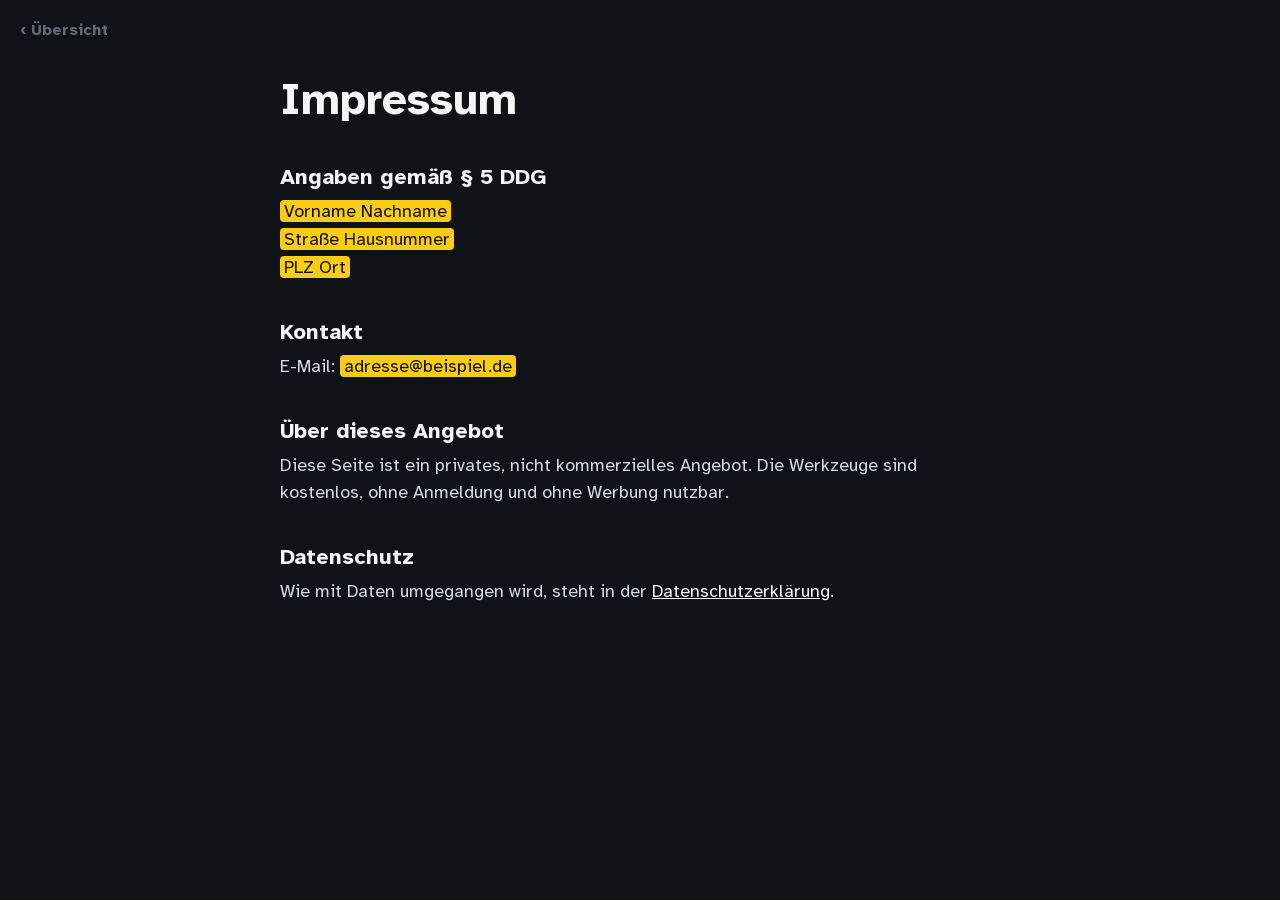
<file: impressum/index.html>
<!doctype html>
<html lang="de">
<head>
<meta charset="utf-8">
<meta name="viewport" content="width=device-width,initial-scale=1,viewport-fit=cover">
<meta name="robots" content="noindex">
<title>Impressum · Unterrichtstools</title>
<link rel="stylesheet" href="../schrift/schrift.css">
<link rel="stylesheet" href="../gemeinsam/zurueck.css">
<link rel="stylesheet" href="../gemeinsam/textseite.css">
</head>
<body>
<a class="zurueck" href="../" aria-label="Zurück zur Übersicht">‹ Übersicht</a>
<main>
  <h1>Impressum</h1>

  <h2>Angaben gemäß § 5 DDG</h2>
  <p>
    <mark>Vorname Nachname</mark><br>
    <mark>Straße Hausnummer</mark><br>
    <mark>PLZ Ort</mark>
  </p>

  <h2>Kontakt</h2>
  <p>E-Mail: <mark>adresse@beispiel.de</mark></p>

  <h2>Über dieses Angebot</h2>
  <p>Diese Seite ist ein privates, nicht kommerzielles Angebot. Die Werkzeuge sind kostenlos, ohne Anmeldung und ohne Werbung nutzbar.</p>

  <h2>Datenschutz</h2>
  <p>Wie mit Daten umgegangen wird, steht in der <a href="../datenschutz/">Datenschutzerklärung</a>.</p>
</main>
</body>
</html>
</file>
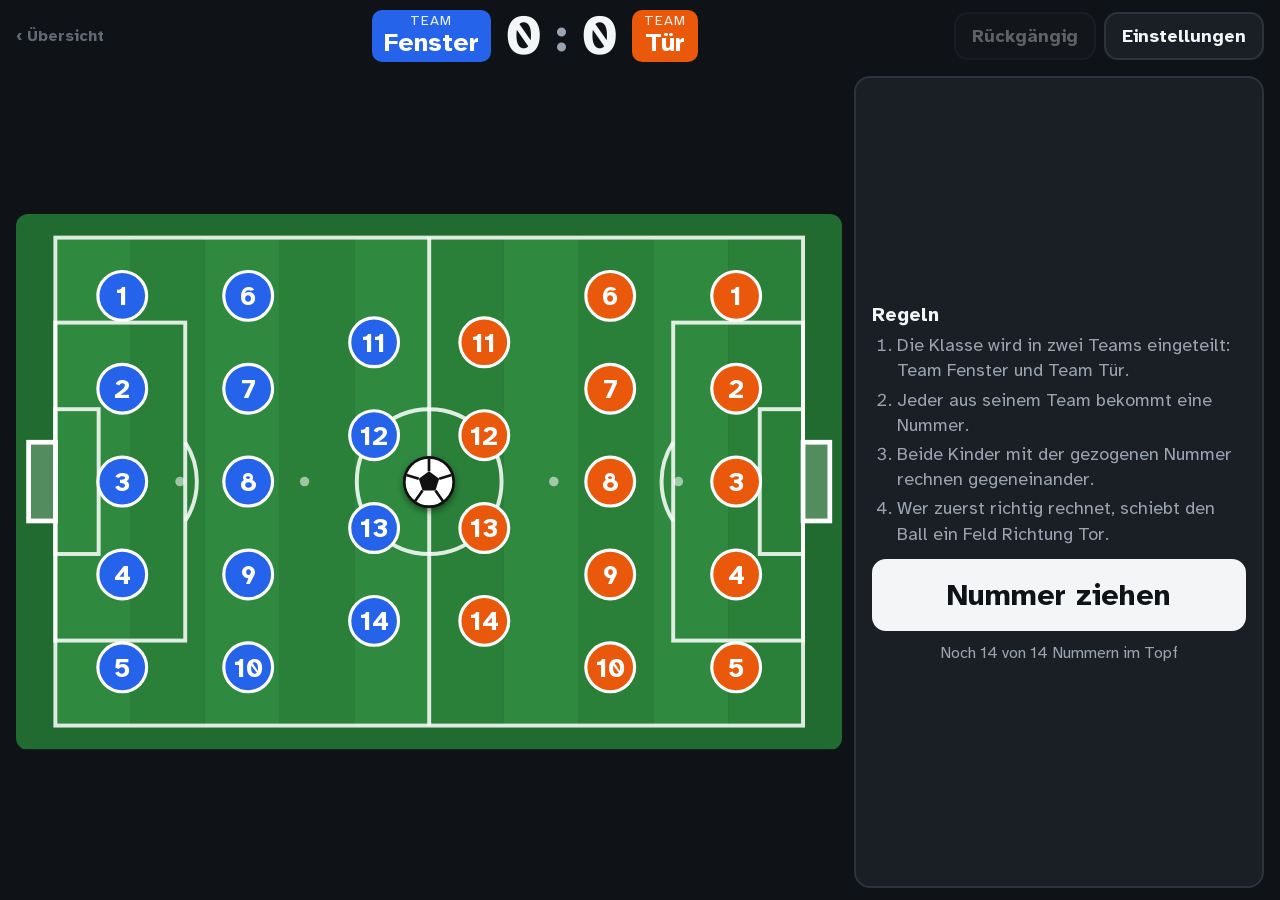
<file: mathefussball/index.html>
<!doctype html>
<html lang="de">
<meta charset="utf-8">
<meta name="viewport" content="width=device-width,initial-scale=1,viewport-fit=cover">
<meta name="apple-mobile-web-app-capable" content="yes">
<title>Mathefußball</title>
<meta name="claude:viewport-fit-sides" content="cover">
<link rel="stylesheet" href="../schrift/schrift.css">
<link rel="stylesheet" href="../gemeinsam/zurueck.css">
<style>
/* Eine Bildschirmseite: Kopfzeile mit Spielstand, großes Spielfeld, daneben (quer) bzw. darunter (hoch) die Aufgabe.
   Dunkel und kontrastreich für Beamer. Bewegt wird nur der Ball (transform), sonst keine Animationen. */
:root {
  --bg: #0f1216;
  --panel: #1a1f26;
  --line: #2c333d;
  --fg: #f3f5f7;
  --muted: #9aa4b1;
  --fenster: #2563eb;
  --tuer: #ea580c;
  --gelb: #facc15;
  --rasen: #2a7f39;
  --font: "Atkinson Hyperlegible", system-ui, -apple-system, "Segoe UI", sans-serif;
  color-scheme: dark;
}
[hidden] { display: none !important; }
html, body { height: 100%; }
body {
  margin: 0; background: var(--bg); color: var(--fg); font-family: var(--font); font-size: 16px;
  overflow: hidden; -webkit-tap-highlight-color: transparent; -webkit-user-select: none; user-select: none;
  touch-action: manipulation;
}
.app {
  height: 100%; box-sizing: border-box; display: grid; gap: 12px;
  grid-template-rows: auto minmax(0, 1fr) auto; grid-template-columns: minmax(0, 1fr);
  grid-template-areas: "kopf" "feld" "panel";
  padding-left: max(16px, env(safe-area-inset-left, 0px));
  padding-right: max(16px, env(safe-area-inset-right, 0px));
  padding-top: calc(8px + env(safe-area-inset-top, 0px));
  padding-bottom: calc(12px + env(safe-area-inset-bottom, 0px));
}
@media (min-aspect-ratio: 5/4) {
  .app { grid-template-rows: auto minmax(0, 1fr); grid-template-columns: minmax(0, 1fr) clamp(280px, 32vw, 460px);
    grid-template-areas: "kopf kopf" "feld panel"; }
}

/* Kopfzeile */
.kopf { grid-area: kopf; display: flex; align-items: center; gap: 12px; min-height: 56px; }
.stand { flex: 1; display: flex; align-items: center; justify-content: center; gap: 14px; font-weight: 700;
  font-variant-numeric: tabular-nums; min-width: 0; }
.stand .name { font-size: clamp(16px, 2.6vw, 26px); padding: 3px 12px 5px; border-radius: 10px; color: #fff; white-space: nowrap; text-align: center; line-height: 1.1; }
.stand .name small { display: block; font-size: .55em; font-weight: 400; text-transform: uppercase; letter-spacing: .08em; opacity: .9; }
.stand .tore { font-size: clamp(32px, 5.5vw, 56px); line-height: 1; min-width: 1ch; text-align: center; }
.stand .doppelpunkt { font-size: clamp(28px, 4.5vw, 46px); color: var(--muted); line-height: 1; }
.F { background: var(--fenster); } .T { background: var(--tuer); }
.kopf .rechts { display: flex; gap: 8px; }

button.btn {
  font: inherit; font-size: 18px; font-weight: 700; color: var(--fg); background: var(--panel);
  border: 2px solid var(--line); border-radius: 14px; min-height: 48px; padding: 0 16px; cursor: pointer;
}
button.btn:focus-visible { outline: 3px solid var(--gelb); outline-offset: 2px; }
button.btn:disabled { opacity: .35; }
button.btn.primaer { background: var(--fg); color: var(--bg); border-color: var(--fg); }
button.btn.gross { font-size: clamp(22px, 2.6vw, 30px); min-height: 72px; width: 100%; }

/* Spielfeld */
.feldbox { grid-area: feld; min-height: 0; container-type: size; display: grid; place-items: center; }
.feld { position: relative; width: min(100cqw, 100cqh * 1050 / 680); aspect-ratio: 1050 / 680; max-width: 100%; }
.feld > svg { display: block; width: 100%; height: 100%; border-radius: 12px; }
.feld.auswahl .spieler g { opacity: .3; }
.feld.auswahl .spieler g.aktiv { opacity: 1; }
.spieler g.aktiv circle.trikot { stroke: var(--gelb); stroke-width: 7; }
.bahn { position: absolute; inset: 0; pointer-events: none; transition: transform .6s cubic-bezier(.3,.7,.3,1); will-change: transform; }
.bahn.sofort { transition: none; }
.ball { position: absolute; left: 50%; top: 50%; width: 6.5%; height: auto; aspect-ratio: 1; transform: translate(-50%, -50%);
  filter: drop-shadow(0 3px 3px rgba(0,0,0,.45)); }
.tor-meldung { position: absolute; left: 50%; top: 50%; transform: translate(-50%, -50%); padding: .3em .8em;
  border-radius: 18px; color: #fff; font-weight: 700; font-size: clamp(32px, 7vw, 88px); line-height: 1.05;
  text-align: center; box-shadow: 0 10px 40px rgba(0,0,0,.5); border: 4px solid #fff; white-space: nowrap; }
.tor-meldung small { display: block; font-size: .4em; }

/* Aufgabenbereich */
.panel { grid-area: panel; background: var(--panel); border: 2px solid var(--line); border-radius: 16px; padding: 16px;
  container-type: inline-size; display: flex; flex-direction: column; justify-content: center; min-height: 0; overflow: auto; }
.zustand { display: flex; flex-direction: column; gap: 12px; align-items: stretch; text-align: center; }
.zustand p { margin: 0; }
.etikett { color: var(--muted); font-size: 18px; text-transform: uppercase; letter-spacing: .06em; font-weight: 700; }
.nummer { font-weight: 700; font-size: min(26cqw, 150px); line-height: 1; font-variant-numeric: tabular-nums; }
.paar { font-size: 18px; color: var(--muted); line-height: 1.4; }
.paar b { color: var(--fg); }
.aufgabe { font-weight: 700; font-size: min(16cqw, 112px); line-height: 1.05; font-variant-numeric: tabular-nums; white-space: nowrap; }
.ergebnis { font-weight: 700; font-size: min(12cqw, 80px); line-height: 1.05; color: var(--muted); font-variant-numeric: tabular-nums; }
.ergebnis.offen { color: var(--gelb); }
.teamknoepfe { display: grid; grid-template-columns: 1fr 1fr; gap: 10px; }
.teamknoepfe button { color: #fff; border-color: transparent; min-height: 80px; font-size: clamp(20px, 2.4vw, 28px); line-height: 1.15; }
.teamknoepfe button.F { background: var(--fenster); } .teamknoepfe button.T { background: var(--tuer); }
.teamknoepfe button small { display: block; font-size: .6em; font-weight: 400; opacity: .9; }
.reihe { display: flex; gap: 10px; } .reihe .btn { flex: 1; font-size: 16px; padding: 0 8px; }
.letzte { font-size: 20px; color: var(--muted); line-height: 1.4; min-height: 1.4em; }
.letzte b { color: var(--fg); }
.regeln { text-align: left; font-size: 18px; line-height: 1.4; color: var(--muted); }
.regeln strong { display: block; color: var(--fg); font-size: 20px; margin-bottom: 4px; }
.regeln ol { margin: 0; padding-left: 1.4em; display: grid; gap: 4px; }
.klein { font-size: 16px; color: var(--muted); }

/* Einstellungen */
.dialog { position: fixed; inset: 0; z-index: 40; background: rgba(5,7,10,.75); display: grid; place-items: center;
  padding: calc(16px + env(safe-area-inset-top, 0px)) max(16px, env(safe-area-inset-right, 0px)) calc(16px + env(safe-area-inset-bottom, 0px)) max(16px, env(safe-area-inset-left, 0px)); }
.dialog .karte { background: var(--panel); border: 2px solid var(--line); border-radius: 18px; padding: 20px 22px; width: min(640px, 100%);
  max-height: 100%; overflow: auto; box-sizing: border-box; display: grid; gap: 18px; }
.dialog h2 { margin: 0; font-size: 26px; }
.feldgruppe { display: grid; gap: 8px; }
.feldgruppe > span { font-weight: 700; font-size: 18px; }
.teams { display: grid; grid-template-columns: 1fr 1fr; gap: 12px; }
.stepper { display: flex; align-items: center; gap: 8px; }
.stepper .wert { font-size: 30px; font-weight: 700; min-width: 2ch; text-align: center; font-variant-numeric: tabular-nums; }
.stepper .btn { min-width: 52px; font-size: 24px; }
.teamlabel { display: inline-block; color: #fff; font-weight: 700; padding: 2px 10px; border-radius: 8px; justify-self: start; }
.wahl { display: flex; flex-wrap: wrap; gap: 8px; }
.wahl .btn { min-width: 56px; }
.wahl .btn[aria-pressed="true"] { background: var(--fg); color: var(--bg); border-color: var(--fg); }
.hinweis { margin: 0; color: var(--muted); font-size: 16px; line-height: 1.45; }
.hinweis b { color: var(--fg); }
.fuss { display: flex; flex-wrap: wrap; gap: 10px; justify-content: space-between; }
@media (max-width: 520px) { .teams { grid-template-columns: 1fr; } .kopf .rechts .btn { padding: 0 10px; font-size: 16px; } }
@media (prefers-reduced-motion: reduce) { .bahn { transition: none; } }
</style>

<div class="app">
  <header class="kopf">
    <a class="zurueck im-fluss" href="../" aria-label="Zurück zur Übersicht">‹ Übersicht</a>
    <div class="stand" aria-live="polite">
      <span class="name" id="nameL">Fenster</span>
      <span class="tore" id="toreL">0</span>
      <span class="doppelpunkt">:</span>
      <span class="tore" id="toreR">0</span>
      <span class="name" id="nameR">Tür</span>
    </div>
    <div class="rechts">
      <button class="btn" id="rueck" type="button" disabled>Rückgängig</button>
      <button class="btn" id="einst" type="button">Einstellungen</button>
    </div>
  </header>

  <div class="feldbox">
    <div class="feld" id="feld">
      <svg viewBox="0 0 1050 680" aria-hidden="true">
        <rect width="1050" height="680" fill="#226b30"/>
        <g id="streifen"></g>
        <g fill="none" stroke="#fff" stroke-width="5" stroke-opacity=".85">
          <rect x="50" y="30" width="950" height="620"/>
          <line x1="525" y1="30" x2="525" y2="650"/>
          <circle cx="525" cy="340" r="92"/>
          <rect x="50" y="138" width="165" height="404"/>
          <rect x="835" y="138" width="165" height="404"/>
          <rect x="50" y="248" width="55" height="184"/>
          <rect x="945" y="248" width="55" height="184"/>
          <path d="M215 290 A92 92 0 0 1 215 390"/>
          <path d="M835 290 A92 92 0 0 0 835 390"/>
        </g>
        <g fill="#fff" fill-opacity=".85"><circle cx="525" cy="340" r="7"/><circle cx="160" cy="340" r="6"/><circle cx="890" cy="340" r="6"/></g>
        <g stroke="#fff" stroke-width="6" fill="#fff" fill-opacity=".22">
          <rect x="16" y="290" width="34" height="100"/>
          <rect x="1000" y="290" width="34" height="100"/>
        </g>
        <g id="marken" fill="#fff" fill-opacity=".55"></g>
        <g id="spieler" class="spieler" font-family="Atkinson Hyperlegible, system-ui, sans-serif" font-weight="700" text-anchor="middle"></g>
      </svg>
      <div class="bahn" id="bahn">
        <svg class="ball" viewBox="0 0 100 100" aria-hidden="true">
          <circle cx="50" cy="50" r="46" fill="#fff" stroke="#111" stroke-width="5"/>
          <path d="M50 30 L69 44 L62 66 L38 66 L31 44 Z" fill="#111"/>
          <path d="M50 30 L50 6 M69 44 L92 37 M62 66 L76 86 M38 66 L24 86 M31 44 L8 37" stroke="#111" stroke-width="5"/>
        </svg>
      </div>
      <div class="tor-meldung" id="torMeldung" hidden></div>
    </div>
  </div>

  <section class="panel" aria-live="polite">
    <div class="zustand" id="zBereit">
      <div class="letzte" id="letzte"></div>
      <button class="btn gross primaer" id="ziehen" type="button">Nummer ziehen</button>
      <p class="klein" id="topfInfo"></p>
    </div>
    <div class="zustand" id="zNummer" hidden>
      <p class="etikett">Nach vorne kommen</p>
      <p class="nummer">Nr. <span id="nr">7</span></p>
      <p class="paar" id="paar"></p>
      <button class="btn gross primaer" id="zeigen" type="button">Aufgabe zeigen</button>
      <button class="btn" id="andere" type="button">Andere Nummer ziehen</button>
    </div>
    <div class="zustand" id="zAufgabe" hidden>
      <p class="aufgabe" id="aufgabe">36 : 4</p>
      <p class="ergebnis offen" id="ergebnis">= ?</p>
      <p class="etikett">Wer war zuerst richtig?</p>
      <div class="teamknoepfe">
        <button class="btn" id="punktL" type="button"></button>
        <button class="btn" id="punktR" type="button"></button>
      </div>
      <div class="reihe">
        <button class="btn" id="loesung" type="button">Lösung zeigen</button>
        <button class="btn" id="keiner" type="button">Keiner</button>
      </div>
    </div>
  </section>
</div>

<div class="dialog" id="dialog" hidden>
  <div class="karte" role="dialog" aria-modal="true" aria-labelledby="dTitel">
    <h2 id="dTitel">Einstellungen</h2>
    <div class="feldgruppe">
      <span>Spieler pro Team</span>
      <div class="teams">
        <div class="feldgruppe"><span class="teamlabel F">Team Fenster</span>
          <div class="stepper"><button class="btn" type="button" id="aMinus" aria-label="Fenster weniger">−</button><span class="wert" id="aWert">14</span><button class="btn" type="button" id="aPlus" aria-label="Fenster mehr">+</button></div></div>
        <div class="feldgruppe"><span class="teamlabel T">Team Tür</span>
          <div class="stepper"><button class="btn" type="button" id="bMinus" aria-label="Tür weniger">−</button><span class="wert" id="bWert">14</span><button class="btn" type="button" id="bPlus" aria-label="Tür mehr">+</button></div></div>
      </div>
      <p class="hinweis" id="doppelHinweis"></p>
    </div>
    <div class="feldgruppe">
      <span>Rechenarten</span>
      <div class="wahl" id="ops">
        <button class="btn" type="button" data-op="+">+ plus</button>
        <button class="btn" type="button" data-op="-">− minus</button>
        <button class="btn" type="button" data-op="*">· mal</button>
        <button class="btn" type="button" data-op="/">: geteilt</button>
      </div>
    </div>
    <div class="feldgruppe">
      <span>Schwierigkeit</span>
      <div class="wahl" id="stufen">
        <button class="btn" type="button" data-stufe="leicht">Leicht</button>
        <button class="btn" type="button" data-stufe="mittel">Mittel</button>
        <button class="btn" type="button" data-stufe="schwer">Schwer</button>
      </div>
      <p class="hinweis" id="stufenHinweis"></p>
    </div>
    <div class="feldgruppe">
      <span>Punkte bis zum Tor</span>
      <div class="wahl" id="schritte">
        <button class="btn" type="button" data-s="2">2</button>
        <button class="btn" type="button" data-s="3">3</button>
        <button class="btn" type="button" data-s="4">4</button>
        <button class="btn" type="button" data-s="5">5</button>
      </div>
      <p class="hinweis">So viele Felder sind es vom Anstoß bis zum Tor. Jeder Punkt schiebt den Ball ein Feld weiter.</p>
    </div>
    <div class="feldgruppe">
      <span>Seiten auf dem Feld</span>
      <div class="wahl" id="seiten">
        <button class="btn" type="button" data-links="F">Team Fenster links</button>
        <button class="btn" type="button" data-links="T">Team Tür links</button>
      </div>
    </div>
    <div class="fuss">
      <button class="btn" type="button" id="neuesSpiel">Neues Spiel (0 : 0)</button>
      <button class="btn primaer" type="button" id="fertig">Fertig</button>
    </div>
  </div>
</div>

<script>
(() => {
  const KEY = "mathefussball";
  const NAME = { F: "Fenster", T: "Tür" };
  const STUFEN = {
    leicht: "Plus und minus bis 20, mal und geteilt mit 2 bis 5.",
    mittel: "Plus und minus bis 100, kleines Einmaleins.",
    schwer: "Plus und minus bis 1000, zweistellig mal einstellig."
  };
  const $ = (id) => document.getElementById(id);
  const r = (a, b) => a + Math.floor(Math.random() * (b - a + 1));

  // ---- Zustand (nur lokal auf diesem Gerät) ----
  const neu = () => ({
    cfg: { a: 14, b: 14, ops: ["+", "-", "*", "/"], stufe: "mittel", schritte: 3, links: "F" },
    tore: { F: 0, T: 0 }, p: 0, topf: [], verlauf: [], letzte: null
  });
  let st = neu();
  try { const g = JSON.parse(localStorage.getItem(KEY) || "null"); if (g && g.cfg) st = Object.assign(neu(), g, { cfg: Object.assign(neu().cfg, g.cfg) }); } catch (e) {}
  const speichern = () => { try { localStorage.setItem(KEY, JSON.stringify(st)); } catch (e) {} };

  let runde = null; // { nr, aufgabe, loesung }

  const links = () => st.cfg.links;
  const rechts = () => (st.cfg.links === "F" ? "T" : "F");
  const groesse = (t) => (t === "F" ? st.cfg.a : st.cfg.b);
  const maxNr = () => Math.max(st.cfg.a, st.cfg.b);
  // Welches Kind spielt Nummer nr? Im kleineren Team übernehmen Nr. 1, 2, ... die fehlenden Nummern.
  const kindFuer = (t, nr) => { const n = groesse(t); return nr <= n ? nr : ((nr - n - 1) % n) + 1; };
  const zusatzNummern = (t, kind) => { const out = []; for (let nr = groesse(t) + 1; nr <= maxNr(); nr++) if (kindFuer(t, nr) === kind) out.push(nr); return out; };

  // ---- Aufgaben ----
  function aufgabe() {
    const op = st.cfg.ops[r(0, st.cfg.ops.length - 1)];
    const s = st.cfg.stufe;
    let a, b, x;
    if (op === "+") {
      if (s === "leicht") { a = r(2, 17); b = r(2, 20 - a); }
      else if (s === "mittel") { a = r(12, 85); b = r(6, 100 - a); }
      else { a = r(120, 850); b = r(40, 1000 - a); }
      return { text: `${a} + ${b}`, loesung: a + b };
    }
    if (op === "-") {
      if (s === "leicht") { x = r(6, 20); b = r(2, x - 1); }
      else if (s === "mittel") { x = r(25, 100); b = r(6, x - 5); }
      else { x = r(250, 1000); b = r(40, x - 30); }
      return { text: `${x} − ${b}`, loesung: x - b };
    }
    if (s === "leicht") { a = r(2, 5); b = r(2, 10); }
    else if (s === "mittel") { a = r(2, 10); b = r(2, 10); }
    else { a = r(12, 25); b = r(3, 9); }
    if (op === "*") { if (Math.random() < .5) [a, b] = [b, a]; return { text: `${a} · ${b}`, loesung: a * b }; }
    // geteilt: immer ohne Rest
    const teiler = s === "schwer" ? b : (Math.random() < .5 ? a : b);
    const erg = s === "schwer" ? a : (teiler === a ? b : a);
    return { text: `${teiler * erg} : ${teiler}`, loesung: erg };
  }

  // ---- Nummern-Topf: jede Nummer kommt einmal dran, dann wird neu gemischt ----
  function ziehe() {
    st.topf = st.topf.filter((n) => n <= maxNr());
    if (!st.topf.length) {
      const t = Array.from({ length: maxNr() }, (_, i) => i + 1);
      for (let i = t.length - 1; i > 0; i--) { const j = r(0, i); [t[i], t[j]] = [t[j], t[i]]; }
      if (runde && t.length > 1 && t[t.length - 1] === runde.nr) [t[0], t[t.length - 1]] = [t[t.length - 1], t[0]];
      st.topf = t;
    }
    return st.topf.pop();
  }

  // ---- Spielfeld zeichnen ----
  const SVGNS = "http://www.w3.org/2000/svg";
  function el(tag, attrs, text) { const e = document.createElementNS(SVGNS, tag); for (const k in attrs) e.setAttribute(k, attrs[k]); if (text != null) e.textContent = text; return e; }

  (function streifen() { const g = $("streifen"); for (let i = 0; i < 10; i++) g.appendChild(el("rect", { x: 50 + i * 95, y: 30, width: 95, height: 620, fill: i % 2 ? "#2a7f39" : "#2f8a40" })); })();

  function zeichneSpieler() {
    const g = $("spieler"); g.textContent = "";
    for (const seite of ["L", "R"]) {
      const t = seite === "L" ? links() : rechts();
      const n = groesse(t);
      const spalten = Math.ceil(n / 5), zeilen = Math.ceil(n / spalten);
      const farbe = t === "F" ? "#2563eb" : "#ea580c";
      for (let k = 1; k <= n; k++) {
        const sp = Math.floor((k - 1) / zeilen), ze = (k - 1) % zeilen;
        const inZeile = Math.min(zeilen, n - sp * zeilen);
        const xL = spalten === 1 ? 300 : 135 + sp * (320 / (spalten - 1));
        const x = seite === "L" ? xL : 1050 - xL;
        const y = 340 + (ze - (inZeile - 1) / 2) * Math.min(118, 500 / Math.max(1, zeilen - 1));
        const gr = el("g", { "data-t": t, "data-k": k });
        gr.appendChild(el("circle", { class: "trikot", cx: x, cy: y, r: 31, fill: farbe, stroke: "#fff", "stroke-width": 4 }));
        gr.appendChild(el("text", { x, y: y + 12, "font-size": 34, fill: "#fff" }, k));
        const extra = zusatzNummern(t, k);
        if (extra.length) {
          const txt = extra.join("/"), w = 14 + txt.length * 11;
          gr.appendChild(el("rect", { x: x + 14, y: y - 44, width: w, height: 26, rx: 13, fill: "#fff" }));
          gr.appendChild(el("text", { x: x + 14 + w / 2, y: y - 25, "font-size": 19, fill: farbe }, txt));
        }
        g.appendChild(gr);
      }
    }
    const m = $("marken"); m.textContent = "";
    const S = st.cfg.schritte;
    for (let p = -S + 1; p <= S - 1; p++) if (p) m.appendChild(el("circle", { cx: 525 + (p / S) * 475, cy: 340, r: 6 }));
  }

  function markiere(nr) {
    const feld = $("feld");
    feld.classList.toggle("auswahl", nr != null);
    // Erst eine feste Liste bilden: Umsortieren während der Schleife ließ sonst einen Spieler aus.
    const alle = Array.from($("spieler").children), aktive = [];
    for (const g of alle) {
      const an = nr != null && +g.dataset.k === kindFuer(g.dataset.t, nr);
      g.classList.toggle("aktiv", an);
      // Größe direkt am Kreis setzen statt per CSS-transform (zuverlässiger in Safari)
      const c = g.querySelector("circle.trikot"), t = g.querySelector("text");
      c.setAttribute("r", an ? 40 : 31); t.setAttribute("font-size", an ? 44 : 34);
      t.setAttribute("y", +c.getAttribute("cy") + (an ? 15 : 12));
      if (an) aktive.push(g);
    }
    for (const g of aktive) g.parentNode.appendChild(g); // nach oben holen
  }

  // Ball: p = 0 Anstoß, +S rechtes Tor, −S linkes Tor
  function ballSetzen(p, sofort) {
    const S = st.cfg.schritte;
    const v = Math.max(-1, Math.min(1, p / S));
    const x = (v * (Math.abs(v) === 1 ? 497 : 475)) / 1050 * 100;
    const b = $("bahn");
    b.classList.toggle("sofort", !!sofort);
    b.style.transform = `translateX(${x}%)`;
    if (sofort) { void b.offsetWidth; b.classList.remove("sofort"); }
  }

  // ---- Anzeige ----
  function anzeigen(zustand) {
    $("zBereit").hidden = zustand !== "bereit";
    $("zNummer").hidden = zustand !== "nummer";
    $("zAufgabe").hidden = zustand !== "aufgabe";
  }
  function standAnzeigen() {
    const L = links(), R = rechts();
    $("nameL").innerHTML = `<small>Team</small>${NAME[L]}`; $("nameL").className = "name " + L;
    $("nameR").innerHTML = `<small>Team</small>${NAME[R]}`; $("nameR").className = "name " + R;
    $("toreL").textContent = st.tore[L]; $("toreR").textContent = st.tore[R];
    $("rueck").disabled = !st.verlauf.length;
    for (const [id, t] of [["punktL", L], ["punktR", R]]) {
      const b = $(id); b.className = "btn " + t; b.innerHTML = `<small>Punkt für</small>${NAME[t]}`;
    }
    const rest = st.topf.filter((n) => n <= maxNr()).length || maxNr();
    $("topfInfo").textContent = `Noch ${rest} von ${maxNr()} Nummern im Topf`;
    const l = st.letzte;
    $("letzte").innerHTML = l ? `Zuletzt: <b>${l.text} = ${l.loesung}</b>${l.team ? `<br>Punkt für ${NAME[l.team]}` : "<br>Kein Punkt"}` : `<span class="regeln"><strong>Regeln</strong><ol>
      <li>Die Klasse wird in zwei Teams eingeteilt: Team Fenster und Team Tür.</li>
      <li>Jeder aus seinem Team bekommt eine Nummer.</li>
      <li>Beide Kinder mit der gezogenen Nummer rechnen gegeneinander.</li>
      <li>Wer zuerst richtig rechnet, schiebt den Ball ein Feld Richtung Tor.</li></ol></span>`;
  }

  function paarText(nr) {
    return ["F", "T"].map((t) => {
      const k = kindFuer(t, nr);
      return `${NAME[t]}: <b>Nr. ${k}</b>${k !== nr ? ` (spielt auch die ${nr})` : ""}`;
    }).join("<br>");
  }

  // ---- Ablauf ----
  function nummerZiehen() {
    const nr = ziehe();
    runde = { nr };
    speichern();
    $("nr").textContent = nr;
    $("paar").innerHTML = paarText(nr);
    markiere(nr);
    anzeigen("nummer");
  }
  function aufgabeZeigen() {
    const a = aufgabe();
    Object.assign(runde, a);
    $("aufgabe").textContent = a.text;
    $("ergebnis").textContent = "= ?"; $("ergebnis").classList.add("offen");
    anzeigen("aufgabe");
  }
  function loesungZeigen() { $("ergebnis").textContent = "= " + runde.loesung; $("ergebnis").classList.remove("offen"); }

  function punkt(team) {
    st.verlauf.push({ tore: { ...st.tore }, p: st.p, letzte: st.letzte });
    if (st.verlauf.length > 30) st.verlauf.shift();
    st.letzte = team ? { text: runde.text, loesung: runde.loesung, team } : { text: runde.text, loesung: runde.loesung, team: null };
    runde = null;
    markiere(null);
    if (team) {
      st.p += team === links() ? 1 : -1;
      ballSetzen(st.p);
      if (Math.abs(st.p) >= st.cfg.schritte) {
        st.tore[team]++;
        st.p = 0;
        torJubel(team);
      }
    }
    speichern(); standAnzeigen(); anzeigen("bereit");
  }
  // Ball rollt ins Tor, dann kurze Meldung, dann zurück zum Anstoß
  let torTimer = 0, torTimer2 = 0;
  function torJubel(team) {
    const m = $("torMeldung");
    m.className = "tor-meldung " + team; m.innerHTML = `TOR!<small>für ${NAME[team]}</small>`;
    clearTimeout(torTimer); clearTimeout(torTimer2);
    torTimer = setTimeout(() => { m.hidden = false; }, 550);
    torTimer2 = setTimeout(() => { m.hidden = true; ballSetzen(st.p); }, 2600);
  }

  function rueckgaengig() {
    const v = st.verlauf.pop(); if (!v) return;
    clearTimeout(torTimer); clearTimeout(torTimer2); $("torMeldung").hidden = true;
    st.tore = v.tore; st.p = v.p; st.letzte = v.letzte;
    ballSetzen(st.p); speichern(); standAnzeigen();
  }

  // ---- Einstellungen ----
  function dialogAnzeigen() {
    const c = st.cfg;
    $("aWert").textContent = c.a; $("bWert").textContent = c.b;
    for (const b of $("ops").children) b.setAttribute("aria-pressed", c.ops.includes(b.dataset.op));
    for (const b of $("stufen").children) b.setAttribute("aria-pressed", b.dataset.stufe === c.stufe);
    for (const b of $("schritte").children) b.setAttribute("aria-pressed", +b.dataset.s === c.schritte);
    for (const b of $("seiten").children) b.setAttribute("aria-pressed", b.dataset.links === c.links);
    $("stufenHinweis").textContent = STUFEN[c.stufe];
    const d = c.a - c.b;
    if (!d) $("doppelHinweis").innerHTML = "Beide Teams gleich groß: Jede Nummer gibt es genau zweimal.";
    else {
      const klein = d > 0 ? "T" : "F", fehl = Math.abs(d);
      const liste = Array.from({ length: fehl }, (_, i) => `Nr. ${kindFuer(klein, groesse(klein) + i + 1)} spielt auch die ${groesse(klein) + i + 1}`).join(", ");
      $("doppelHinweis").innerHTML = `Team ${NAME[klein]} hat ${fehl === 1 ? "ein Kind" : fehl + " Kinder"} weniger: <b>${liste}</b>.`;
    }
  }
  function aendern(f) { f(st.cfg); dialogAnzeigen(); zeichneSpieler(); markiere(runde && runde.nr); ballSetzen(st.p, true); standAnzeigen(); speichern(); }
  const grenze = (v) => Math.max(1, Math.min(20, v));
  $("aMinus").onclick = () => aendern((c) => c.a = grenze(c.a - 1));
  $("aPlus").onclick = () => aendern((c) => c.a = grenze(c.a + 1));
  $("bMinus").onclick = () => aendern((c) => c.b = grenze(c.b - 1));
  $("bPlus").onclick = () => aendern((c) => c.b = grenze(c.b + 1));
  $("ops").onclick = (e) => { const op = e.target.closest("button")?.dataset.op; if (!op) return;
    aendern((c) => { if (c.ops.includes(op)) { if (c.ops.length > 1) c.ops = c.ops.filter((o) => o !== op); } else c.ops = [...c.ops, op]; }); };
  $("stufen").onclick = (e) => { const s = e.target.closest("button")?.dataset.stufe; if (s) aendern((c) => c.stufe = s); };
  $("schritte").onclick = (e) => { const s = e.target.closest("button")?.dataset.s; if (s) aendern((c) => { c.schritte = +s; if (Math.abs(st.p) >= c.schritte) st.p = Math.sign(st.p) * (c.schritte - 1); }); };
  $("seiten").onclick = (e) => { const l = e.target.closest("button")?.dataset.links; if (l && l !== st.cfg.links) aendern((c) => { c.links = l; st.p = -st.p; }); };
  $("neuesSpiel").onclick = () => { st.tore = { F: 0, T: 0 }; st.p = 0; st.topf = []; st.verlauf = []; st.letzte = null; runde = null;
    markiere(null); ballSetzen(0, true); speichern(); standAnzeigen(); anzeigen("bereit"); $("dialog").hidden = true; };
  $("einst").onclick = () => { dialogAnzeigen(); $("dialog").hidden = false; };
  $("fertig").onclick = () => { $("dialog").hidden = true; };
  $("dialog").onclick = (e) => { if (e.target === $("dialog")) $("dialog").hidden = true; };

  $("ziehen").onclick = nummerZiehen;
  $("andere").onclick = nummerZiehen;
  $("zeigen").onclick = aufgabeZeigen;
  $("loesung").onclick = loesungZeigen;
  $("keiner").onclick = () => punkt(null);
  $("punktL").onclick = () => punkt(links());
  $("punktR").onclick = () => punkt(rechts());
  $("rueck").onclick = rueckgaengig;

  zeichneSpieler(); ballSetzen(st.p, true); standAnzeigen(); anzeigen("bereit");
})();
</script>
</file>
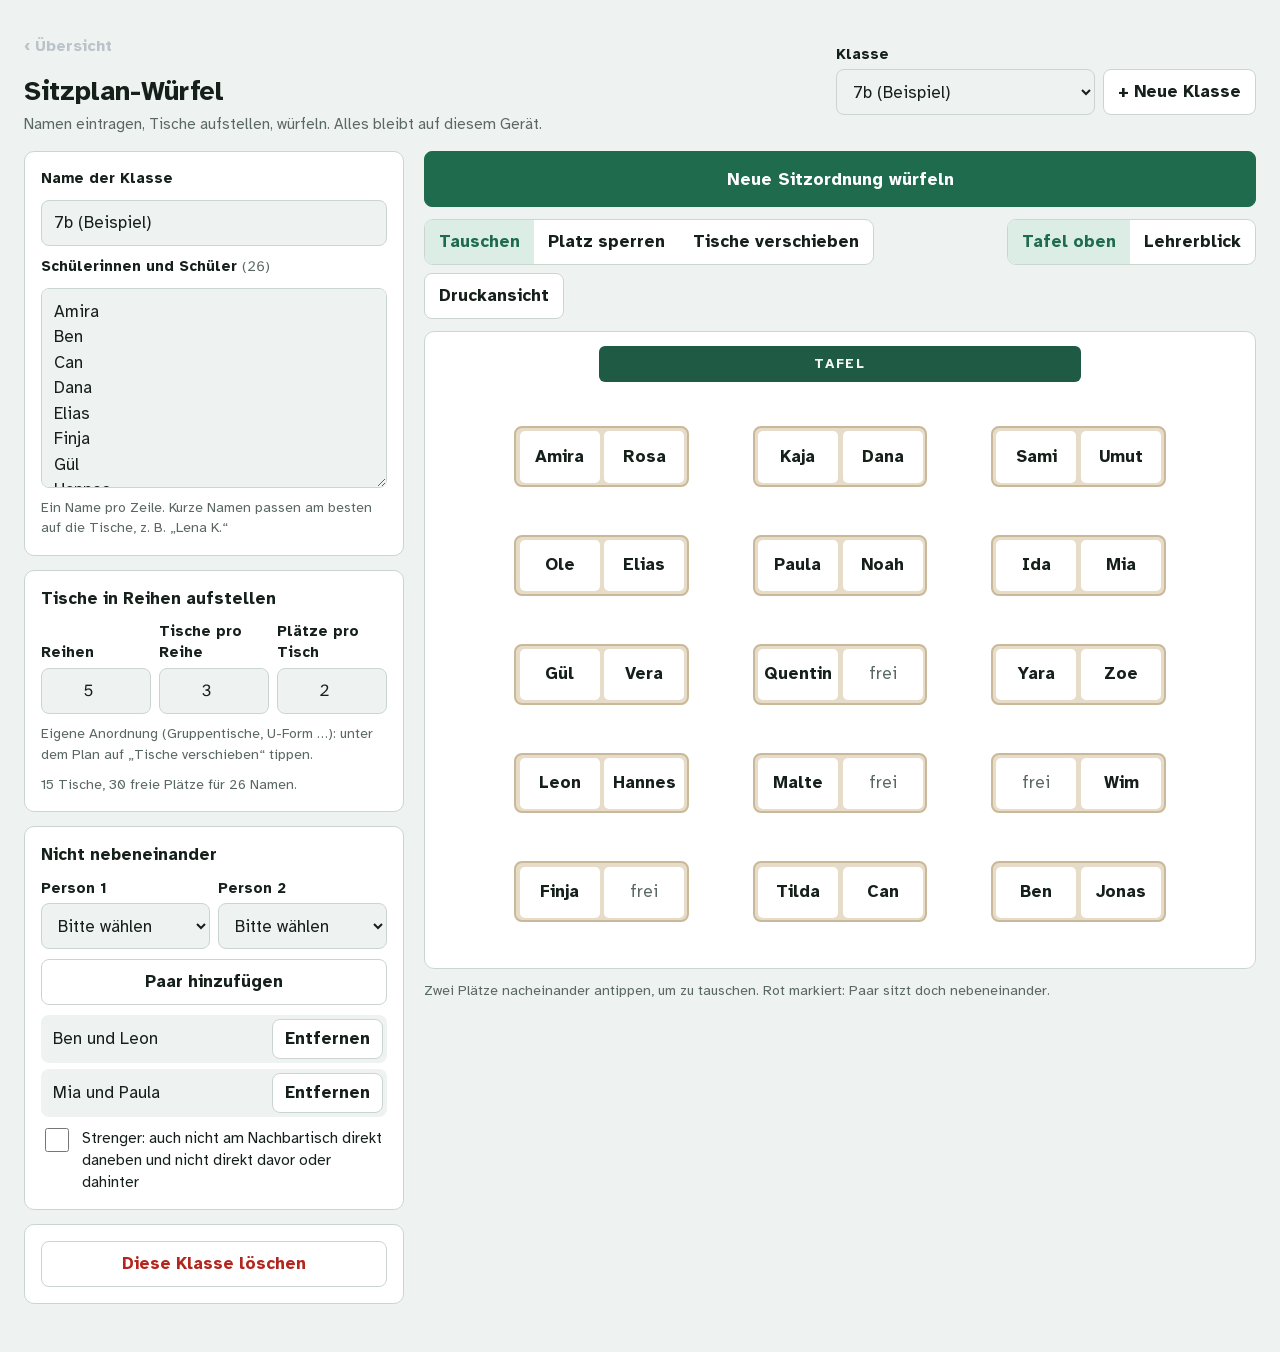
<file: sitzplan/index.html>
<!doctype html>
<html lang="de">
<head>
<meta charset="utf-8">
<meta name="viewport" content="width=device-width,initial-scale=1,viewport-fit=cover">
<title>Sitzplan-Würfel</title>
<link rel="stylesheet" href="../schrift/schrift.css">
<link rel="stylesheet" href="../gemeinsam/zurueck.css">
<style>
/* Layout: Steuerung links (iPad quer) bzw. oben (iPad hoch), rechts der Klassenraum mit Tafel als festem Bezugspunkt. */
:root{
  --bg:#EEF2F0; --panel:#FFFFFF; --ink:#16201B; --muted:#5A6862; --line:#CBD5D0;
  --board:#1E5A44; --board-ink:#F2F7F4; --accent:#1E6B4E; --accent-soft:#DCEDE5;
  --desk:#E7DCC8; --desk-edge:#C9B99A; --seat:#FFFFFF; --seat-ink:#16201B;
  --warn:#B3261E; --warn-soft:#FBE3E1; --sel:#1F5FBF;
  --f-display:"Atkinson Hyperlegible", system-ui, -apple-system, sans-serif;
  --f-body:"Atkinson Hyperlegible", "Helvetica Neue", Arial, sans-serif;
  --r:10px;
}
@media (prefers-color-scheme: dark){:root:not([data-theme="light"]){
  --bg:#111815; --panel:#18221E; --ink:#E6EEEA; --muted:#9AABA3; --line:#2E3C36;
  --board:#2A7A5C; --board-ink:#F2F7F4; --accent:#5FC49B; --accent-soft:#1D3A2E;
  --desk:#3A3328; --desk-edge:#574C3B; --seat:#222E29; --seat-ink:#EEF4F1;
  --warn:#FF8A80; --warn-soft:#3D1F1D; --sel:#7FB0FF; color-scheme:dark}}
:root[data-theme="dark"]{
  --bg:#111815; --panel:#18221E; --ink:#E6EEEA; --muted:#9AABA3; --line:#2E3C36;
  --board:#2A7A5C; --board-ink:#F2F7F4; --accent:#5FC49B; --accent-soft:#1D3A2E;
  --desk:#3A3328; --desk-edge:#574C3B; --seat:#222E29; --seat-ink:#EEF4F1;
  --warn:#FF8A80; --warn-soft:#3D1F1D; --sel:#7FB0FF; color-scheme:dark}

*{box-sizing:border-box}
[hidden]{display:none!important}
body{background:var(--bg);color:var(--ink);font-family:var(--f-body);font-size:17px;line-height:1.45;
  padding-left:max(16px,env(safe-area-inset-left,0px));padding-right:max(16px,env(safe-area-inset-right,0px));padding-block:16px 40px;
  -webkit-tap-highlight-color:transparent}
h1,h2{font-family:var(--f-display);margin:0;text-wrap:balance}
h1{font-size:1.7rem;font-weight:700;letter-spacing:-.01em}
h2{font-size:1.05rem;font-weight:600}
.top{display:flex;flex-wrap:wrap;align-items:center;justify-content:space-between;gap:12px;max-width:1400px;margin:0 auto 16px}
.top p{margin:2px 0 0;color:var(--muted);font-size:.95rem}
.app{display:grid;grid-template-columns:minmax(300px,380px) minmax(0,1fr);gap:20px;max-width:1400px;margin:0 auto;align-items:start}
@media (max-width:900px){.app{grid-template-columns:minmax(0,1fr)}}
.side{display:flex;flex-direction:column;gap:14px;min-width:0}
.card{background:var(--panel);border:1px solid var(--line);border-radius:var(--r);padding:16px;display:flex;flex-direction:column;gap:10px;min-width:0}
.card .hint{color:var(--muted);font-size:.88rem;margin:0}
label{font-weight:700;font-size:.92rem}
textarea,input,select{font:inherit;color:var(--ink);background:var(--bg);border:1.5px solid var(--line);border-radius:8px;padding:10px 12px;min-height:46px;width:100%}
textarea{min-height:200px;resize:vertical;line-height:1.5}
textarea:focus,input:focus,select:focus,button:focus-visible{outline:3px solid var(--sel);outline-offset:1px}
.row{display:flex;gap:8px;flex-wrap:wrap;align-items:end}
.row>*{flex:1 1 0;min-width:0}
.num{display:flex;flex-direction:column;gap:4px}
.num input{text-align:center;font-variant-numeric:tabular-nums}
button{font:inherit;font-weight:700;border-radius:8px;border:1.5px solid var(--line);background:var(--panel);color:var(--ink);min-height:46px;padding:8px 14px;cursor:pointer;touch-action:manipulation}
button:active{transform:translateY(1px)}
.primary{background:var(--accent);border-color:var(--accent);color:var(--panel);font-size:1.1rem;min-height:56px;font-family:var(--f-display)}
:root .primary{color:#fff}
@media (prefers-color-scheme: dark){:root:not([data-theme="light"]) .primary{color:#0D1A14}}
:root[data-theme="dark"] .primary{color:#0D1A14}
.ghost{background:transparent}
.danger{color:var(--warn)}
.check{display:flex;gap:10px;align-items:flex-start;font-weight:400;font-size:.95rem}
.check input{width:24px;height:24px;min-height:0;flex:none;margin-top:1px;accent-color:var(--accent)}
.pairs{list-style:none;margin:0;padding:0;display:flex;flex-direction:column;gap:6px}
.pairs li{display:flex;align-items:center;gap:8px;background:var(--bg);border-radius:8px;padding:4px 4px 4px 12px}
.pairs li span{flex:1;min-width:0;overflow-wrap:anywhere}
.pairs li.bad span{color:var(--warn);text-decoration:line-through}
.pairs button{min-height:40px;padding:4px 12px}
.count{font-variant-numeric:tabular-nums;color:var(--muted);font-size:.9rem;font-weight:400}

.main{display:flex;flex-direction:column;gap:12px;min-width:0}
.toolbar{display:flex;flex-wrap:wrap;gap:8px;align-items:center}
.seg{display:inline-flex;border:1.5px solid var(--line);border-radius:9px;overflow:hidden;background:var(--panel)}
.seg button{border:0;border-radius:0;min-height:44px;background:transparent;font-weight:700}
.seg button[aria-pressed="true"]{background:var(--accent-soft);color:var(--accent)}
.spacer{flex:1}
.status{border-radius:8px;padding:10px 14px;font-weight:700;background:var(--accent-soft);color:var(--ink)}
.status.warn{background:var(--warn-soft);color:var(--warn)}
.status:empty{display:none}


.room{background:var(--panel);border:1px solid var(--line);border-radius:var(--r);padding:14px;display:flex;flex-direction:column;align-items:center;gap:12px;min-width:0}
.room.flip{flex-direction:column-reverse}
.board{background:var(--board);color:var(--board-ink);font-family:var(--f-display);font-weight:600;letter-spacing:.14em;text-transform:uppercase;font-size:.85rem;padding:8px 0;border-radius:6px;text-align:center;width:60%;min-width:200px;max-width:100%}
.scroller{max-width:100%;overflow:auto}
.canvas{position:relative;--sc:1;width:calc(var(--W) * var(--sc) * 1px);height:calc(var(--H) * var(--sc) * 1px)}
.canvas.moving{background-image:radial-gradient(circle,var(--line) 1.2px,transparent 1.3px);background-size:calc(var(--sc) * 40px) calc(var(--sc) * 40px);border-radius:6px;touch-action:none}
.desk{position:absolute;background:var(--desk);border:2px solid var(--desk-edge);border-radius:8px;
  left:calc(var(--x) * var(--sc) * 1px);top:calc(var(--y) * var(--sc) * 1px);width:calc(var(--w) * var(--sc) * 1px);height:calc(var(--h) * var(--sc) * 1px)}
.canvas.moving .desk{cursor:grab;touch-action:none}
.canvas.moving .desk .seat{pointer-events:none}
.desk.dsel{outline:3px solid var(--sel);outline-offset:2px}
.desk.drag{cursor:grabbing;z-index:5;box-shadow:0 6px 16px rgba(0,0,0,.18)}
.seat{position:absolute;left:calc(var(--sx) * var(--sc) * 1px);top:calc(var(--sy) * var(--sc) * 1px);width:calc(100 * var(--sc) * 1px);height:calc(64 * var(--sc) * 1px);
  border-radius:5px;background:var(--seat);color:var(--seat-ink);border:2px solid transparent;
  display:flex;align-items:center;justify-content:center;text-align:center;padding:2px 4px;font-weight:700;font-size:var(--seat-fs,1rem);line-height:1.1;overflow:hidden;overflow-wrap:break-word;hyphens:manual;cursor:pointer;user-select:none;-webkit-user-select:none}
.seat.empty{color:var(--muted);font-weight:400}
.seat.blocked{background:repeating-linear-gradient(135deg,transparent 0 6px,var(--desk-edge) 6px 8px);color:var(--muted);font-weight:400;font-size:.8em}
.seat.sel{border-color:var(--sel);box-shadow:0 0 0 3px var(--sel) inset}
.seat.conflict{border-color:var(--warn);background:var(--warn-soft)}
.legend{color:var(--muted);font-size:.88rem;margin:0}
.movebar{display:flex;flex-wrap:wrap;gap:8px;align-items:center;background:var(--accent-soft);border-radius:8px;padding:8px}
.movebar .lbl{font-weight:700;font-size:.92rem;padding:0 4px}
.movebar button{min-height:44px}
.movebar button:disabled{opacity:.45;cursor:default}

/* Druck- und Beamer-Ansicht */
.present-head{display:none}
body.present .side,body.present #shuffle,body.present .toolbar .edit-only,body.present .top,body.present .legend,body.present .status,body.present .movebar{display:none!important}
body.present .app{grid-template-columns:minmax(0,1fr)}
body.present .present-head{display:flex;justify-content:space-between;align-items:baseline;gap:12px;flex-wrap:wrap}
body.present .present-head h2{font-size:1.8rem;font-weight:800}
body.present .present-head span{color:var(--muted);font-size:1.1rem}
body.present .room{border:0;padding:4px 0}
body.present .seat{cursor:default}
@media print{
  @page{size:A4 landscape;margin:12mm}
  :root{--bg:#fff;--panel:#fff;--ink:#000;--seat:#fff;--seat-ink:#000;--desk:#fff;--desk-edge:#000;--board:#fff;--board-ink:#000;--muted:#444;color-scheme:light}
  body{padding:0;font-size:12pt}
  .side,.toolbar,.top,.legend,.status,#shuffle,.movebar{display:none!important}
  .app{display:block}
  .present-head{display:flex!important;justify-content:space-between;align-items:baseline;margin-bottom:6mm}
  .present-head h2{font-size:20pt}
  .room{border:0;padding:0}
  .scroller{overflow:visible}
  .canvas.moving{background:none}
  .board{border:2px solid #000}
  .seat{border:1.5px solid #000!important;background:#fff!important;box-shadow:none!important}
  .seat.blocked{background:#eee!important}
}
.top .zurueck.im-fluss{margin-bottom:4px}
.zurueck:hover,.zurueck:focus-visible{color:var(--ink);background:var(--accent-soft)}
.zurueck:focus-visible{outline-color:var(--sel)}
body.present .top{display:none}
</style>
</head>
<body>
<header class="top">
  <div>
    <a class="zurueck im-fluss" href="../" aria-label="Zurück zur Übersicht">‹ Übersicht</a>
    <h1>Sitzplan-Würfel</h1>
    <p>Namen eintragen, Tische aufstellen, würfeln. Alles bleibt auf diesem Gerät.</p>
  </div>
  <div class="row" style="flex:0 1 420px">
    <div class="num" style="flex:2"><label for="classSel">Klasse</label><select id="classSel"></select></div>
    <button id="newClass" type="button" style="flex:0 0 auto">+ Neue Klasse</button>
  </div>
</header>

<div class="app">
  <aside class="side">
    <section class="card">
      <label for="className">Name der Klasse</label><input id="className" maxlength="40">
      <label for="names">Schülerinnen und Schüler <span class="count" id="nameCount"></span></label>
      <textarea id="names" spellcheck="false" placeholder="Ein Name pro Zeile"></textarea>
      <p class="hint">Ein Name pro Zeile. Kurze Namen passen am besten auf die Tische, z. B. „Lena K.“</p>
    </section>

    <section class="card">
      <h2>Tische in Reihen aufstellen</h2>
      <div class="row">
        <div class="num"><label for="rows">Reihen</label><input id="rows" type="number" inputmode="numeric" min="1" max="12"></div>
        <div class="num"><label for="tables">Tische pro Reihe</label><input id="tables" type="number" inputmode="numeric" min="1" max="8"></div>
        <div class="num"><label for="seats">Plätze pro Tisch</label><input id="seats" type="number" inputmode="numeric" min="1" max="6"></div>
      </div>
      <p class="hint" id="customHint" hidden>Du hast die Tische selbst angeordnet. Die Zahlen oben greifen erst, wenn du die Reihen neu aufstellst.</p>
      <button id="regrid" type="button" hidden>Reihen neu aufstellen</button>
      <div id="regridConfirm" hidden class="row">
        <button id="regridYes" type="button" class="danger" style="border-color:var(--warn)">Ja, eigene Anordnung ersetzen</button>
        <button id="regridNo" type="button">Abbrechen</button>
      </div>
      <p class="hint">Eigene Anordnung (Gruppentische, U-Form …): unter dem Plan auf „Tische verschieben“ tippen.</p>
      <p class="hint" id="seatInfo"></p>
    </section>

    <section class="card">
      <h2>Nicht nebeneinander</h2>
      <div class="row">
        <div class="num"><label for="pairA">Person 1</label><select id="pairA"></select></div>
        <div class="num"><label for="pairB">Person 2</label><select id="pairB"></select></div>
      </div>
      <button id="addPair" type="button">Paar hinzufügen</button>
      <ul class="pairs" id="pairs"></ul>
      <label class="check"><input type="checkbox" id="strict"> Strenger: auch nicht am Nachbartisch direkt daneben und nicht direkt davor oder dahinter</label>
    </section>

    <section class="card">
      <button id="resetClass" type="button" class="ghost danger">Diese Klasse löschen</button>
      <div id="confirmBox" hidden class="row">
        <button id="confirmDel" type="button" class="danger" style="border-color:var(--warn)">Ja, löschen</button>
        <button id="cancelDel" type="button">Abbrechen</button>
      </div>
    </section>
  </aside>

  <main class="main">
    <button id="shuffle" type="button" class="primary">Neue Sitzordnung würfeln</button>
    <div class="toolbar">
      <div class="seg edit-only" role="group" aria-label="Was passiert beim Tippen">
        <button type="button" id="modeSwap" aria-pressed="true">Tauschen</button>
        <button type="button" id="modeBlock" aria-pressed="false">Platz sperren</button>
        <button type="button" id="modeMove" aria-pressed="false">Tische verschieben</button>
      </div>
      <div class="spacer"></div>
      <div class="seg" role="group" aria-label="Blickrichtung">
        <button type="button" id="viewStudent" aria-pressed="true">Tafel oben</button>
        <button type="button" id="viewTeacher" aria-pressed="false">Lehrerblick</button>
      </div>
      <button type="button" id="present">Druckansicht</button>
      <button type="button" id="printBtn" hidden>Drucken</button>
    </div>
    <div class="movebar" id="movebar" hidden>
      <button type="button" id="add2">+ Zweiertisch</button>
      <button type="button" id="add1">+ Einzeltisch</button>
      <span class="spacer"></span>
      <span class="lbl" id="deskLbl">Tisch antippen zum Bearbeiten</span>
      <button type="button" id="dRot" disabled>Drehen</button>
      <button type="button" id="dPlus" disabled>Platz +</button>
      <button type="button" id="dMinus" disabled>Platz −</button>
      <button type="button" id="dDel" class="danger" disabled>Tisch entfernen</button>
    </div>
    <div class="status" id="status" role="status"></div>
    <div class="present-head"><h2 id="pTitle"></h2><span id="pDate"></span></div>
    <div class="room" id="room"><div class="board">Tafel</div><div class="scroller" id="scroller"><div class="canvas" id="canvas"></div></div></div>
    <p class="legend" id="legend"></p>
  </main>
</div>

<script>
(function(){
const KEY='sitzplan-wuerfel.v1';
const SW=100,SH=64,G=6,P=6,SNAP=20;
const $=id=>document.getElementById(id);
const SAMPLE=['Amira','Ben','Can','Dana','Elias','Finja','Gül','Hannes','Ida','Jonas','Kaja','Leon','Mia','Noah','Ole','Paula','Quentin','Rosa','Sami','Tilda','Umut','Vera','Wim','Yara','Zoe','Malte'];
function uid(p){return (p||'k')+Math.random().toString(36).slice(2,9)}

// ---------- Raum-Geometrie ----------
function deskSize(d){const n=d.n;return d.rot?{w:SW+2*P,h:n*SH+(n-1)*G+2*P}:{w:n*SW+(n-1)*G+2*P,h:SH+2*P}}
function seatRel(d,s){return d.rot?{x:P,y:P+s*(SH+G)}:{x:P+s*(SW+G),y:P}}
function seatRect(d,s){const r=seatRel(d,s);return {x:d.x+r.x,y:d.y+r.y,w:SW,h:SH}}
function buildGrid(c){
  const n=c.seats,dw=n*SW+(n-1)*G+2*P,dh=SH+2*P,gx=n>=3?60:80,gy=60,m=40;
  const total=c.tables*dw+(c.tables-1)*gx;
  c.W=Math.max(1000,total+2*m);c.H=Math.max(560,c.rows*dh+(c.rows-1)*gy+2*m);
  const x0=Math.round((c.W-total)/2);
  c.desks=[];
  for(let r=0;r<c.rows;r++)for(let t=0;t<c.tables;t++)c.desks.push({id:'r'+r+'t'+t,x:x0+t*(dw+gx),y:m+r*(dh+gy),n:n,rot:0});
  c.custom=false;cleanup(c);
}
function newClass(name,sample){
  const c={name:name,names:sample?SAMPLE.join('\n'):'',rows:5,tables:3,seats:2,blocked:[],pairs:sample?[['Ben','Leon'],['Mia','Paula']]:[],strict:false,plan:null};
  buildGrid(c);return c;
}
// alte Speicherstände (nur Raster) übernehmen
function migrate(c){
  if(c.desks)return;
  const plan=c.plan,blocked=c.blocked||[];
  const conv=id=>{const [r,t,s]=id.split('-');return 'r'+r+'t'+t+':'+s};
  c.plan=null;c.blocked=[];buildGrid(c);
  if(plan){c.plan={};for(const k in plan)c.plan[conv(k)]=plan[k]}
  c.blocked=blocked.map(conv);cleanup(c);
}

let S=null;
function load(){
  try{const raw=localStorage.getItem(KEY); if(raw){const d=JSON.parse(raw); if(d&&d.classes&&Object.keys(d.classes).length){for(const k in d.classes)migrate(d.classes[k]);return d}}}catch(e){}
  const id=uid(); return {current:id,view:'student',classes:{[id]:newClass('7b (Beispiel)',true)}};
}
function save(){try{localStorage.setItem(KEY,JSON.stringify(S))}catch(e){}}
S=load();
if(!S.classes[S.current]) S.current=Object.keys(S.classes)[0];
const C=()=>S.classes[S.current];
let mode='swap', selected=null, selDesk=null;

function names(c){const seen=new Set(),out=[];for(const l of c.names.split('\n')){const n=l.trim();if(n&&!seen.has(n.toLowerCase())){seen.add(n.toLowerCase());out.push(n)}}return out}
function clampInt(v,min,max,def){v=parseInt(v,10);if(isNaN(v))return def;return Math.max(min,Math.min(max,v))}
function allSeats(c){const a=[];for(const d of c.desks)for(let s=0;s<d.n;s++)a.push(d.id+':'+s);return a}
function cleanup(c){
  const valid=new Set(allSeats(c)),list=new Set(names(c));
  c.blocked=(c.blocked||[]).filter(id=>valid.has(id));const bl=new Set(c.blocked);
  if(c.plan)for(const id in c.plan){if(!valid.has(id)||!list.has(c.plan[id])||bl.has(id))delete c.plan[id]}
}
// Wer gilt als Nachbar? Am selben Tisch direkt daneben; zusammengeschobene Tische zählen mit.
// Streng: auch Nachbartisch und direkt davor/dahinter (bis etwa eine Tischbreite Abstand).
function neighborMap(c){
  const seats=[];for(const d of c.desks)for(let s=0;s<d.n;s++)seats.push({id:d.id+':'+s,d:d,s:s,r:seatRect(d,s)});
  const m={};seats.forEach(a=>m[a.id]=[]);
  const lim=c.strict?100:20;
  for(let i=0;i<seats.length;i++)for(let j=i+1;j<seats.length;j++){
    const a=seats[i],b=seats[j];let nb=false;
    if(a.d===b.d){nb=Math.abs(a.s-b.s)===1}
    else{
      const A=a.r,B=b.r;
      const ox=Math.min(A.x+A.w,B.x+B.w)-Math.max(A.x,B.x),oy=Math.min(A.y+A.h,B.y+B.h)-Math.max(A.y,B.y);
      const gx=-ox,gy=-oy;
      nb=(oy>20&&gx<lim)||(ox>30&&gy<lim);
    }
    if(nb){m[a.id].push(b.id);m[b.id].push(a.id)}
  }
  return m;
}
function shuffle(a){a=a.slice();for(let i=a.length-1;i>0;i--){const j=Math.floor(Math.random()*(i+1));[a[i],a[j]]=[a[j],a[i]]}return a}
function avoidMap(c){
  const list=names(c),set=new Set(list),m=new Map();list.forEach(n=>m.set(n,new Set()));
  for(const [a,b] of c.pairs){if(set.has(a)&&set.has(b)&&a!==b){m.get(a).add(b);m.get(b).add(a)}}
  return m;
}
function conflicts(c){
  const bad=new Set(); if(!c.plan)return bad;
  const av=avoidMap(c),nm=neighborMap(c);
  for(const id in c.plan){const n=c.plan[id];if(!n||!av.has(n)||!nm[id])continue;
    for(const nb of nm[id]){const o=c.plan[nb];if(o&&av.get(n).has(o)){bad.add(id);bad.add(nb)}}}
  return bad;
}
function generate(c){
  const blocked=new Set(c.blocked);
  const free=allSeats(c).filter(id=>!blocked.has(id));
  const list=names(c);
  if(!list.length)return {ok:false,msg:'Bitte zuerst Namen eintragen.'};
  if(list.length>free.length)return {ok:false,msg:'Zu wenige Plätze: '+list.length+' Namen, aber nur '+free.length+' freie Plätze. Tische ergänzen oder gesperrte Plätze freigeben.'};
  const av=avoidMap(c),nb=neighborMap(c);
  for(let attempt=0;attempt<60;attempt++){
    const order=shuffle(list).sort((a,b)=>av.get(b).size-av.get(a).size);
    const plan={},used=new Set();let budget=4000;
    const place=i=>{
      if(i===order.length)return true;
      if(--budget<0)return false;
      const n=order[i];
      for(const seat of shuffle(free)){
        if(used.has(seat))continue;
        if(nb[seat].some(x=>plan[x]&&av.get(n).has(plan[x])))continue;
        plan[seat]=n;used.add(seat);
        if(place(i+1))return true;
        delete plan[seat];used.delete(seat);
        if(budget<0)return false;
      }
      return false;
    };
    if(place(0)){c.plan=plan;return {ok:true}}
  }
  const plan={};shuffle(free).forEach((seat,i)=>{if(i<list.length)plan[seat]=list[i]});
  c.plan=plan;
  return {ok:true,warn:'Nicht alle Wünsche passen in diesen Raum. Die rot markierten Plätze bitte von Hand tauschen.'};
}

function setStatus(msg,warn){const el=$('status');el.textContent=msg||'';el.classList.toggle('warn',!!warn)}

function renderClassSel(){
  const sel=$('classSel');sel.innerHTML='';
  for(const id in S.classes){const o=document.createElement('option');o.value=id;o.textContent=S.classes[id].name||'Ohne Namen';if(id===S.current)o.selected=true;sel.appendChild(o)}
}
function renderInputs(){
  const c=C();
  $('className').value=c.name;$('names').value=c.names;
  $('rows').value=c.rows;$('tables').value=c.tables;$('seats').value=c.seats;$('strict').checked=!!c.strict;
}
function renderCounts(){
  const c=C(),n=names(c).length,total=allSeats(c).length,free=total-c.blocked.length;
  $('nameCount').textContent='('+n+')';
  const info=$('seatInfo');
  info.textContent=c.desks.length+' Tische, '+free+' freie Plätze für '+n+' Namen'+(c.blocked.length?' ('+c.blocked.length+' gesperrt)':'')+'.';
  info.style.color=n>free?'var(--warn)':'';
  $('customHint').hidden=!c.custom;$('regrid').hidden=!c.custom||!$('regridConfirm').hidden;
}
function renderPairSelects(){
  const list=names(C()).slice().sort((a,b)=>a.localeCompare(b,'de'));
  for(const id of ['pairA','pairB']){const sel=$(id),prev=sel.value;sel.innerHTML='<option value="">Bitte wählen</option>';
    list.forEach(n=>{const o=document.createElement('option');o.value=n;o.textContent=n;sel.appendChild(o)});
    if(list.includes(prev))sel.value=prev;}
}
function renderPairs(){
  const c=C(),set=new Set(names(c)),ul=$('pairs');ul.innerHTML='';
  if(!c.pairs.length){const li=document.createElement('li');li.innerHTML='<span class="count">Noch keine Paare.</span>';ul.appendChild(li);return}
  c.pairs.forEach((p,i)=>{
    const li=document.createElement('li');const ok=set.has(p[0])&&set.has(p[1]);if(!ok)li.className='bad';
    const sp=document.createElement('span');sp.textContent=p[0]+' und '+p[1];if(!ok)sp.title='Name nicht mehr in der Liste';
    const b=document.createElement('button');b.type='button';b.textContent='Entfernen';b.setAttribute('aria-label','Paar '+p[0]+' und '+p[1]+' entfernen');
    b.onclick=()=>{c.pairs.splice(i,1);save();renderPairs();renderPlan()};
    li.append(sp,b);ul.appendChild(li);
  });
}
const LEGEND={
  swap:'Zwei Plätze nacheinander antippen, um zu tauschen. Rot markiert: Paar sitzt doch nebeneinander.',
  block:'Platz antippen, um ihn zu sperren oder wieder freizugeben. Gesperrte Plätze (schraffiert) bleiben beim Würfeln frei.',
  move:'Tische mit dem Finger verschieben. Tisch antippen, um ihn zu drehen, Plätze zu ändern oder zu entfernen. Aneinandergeschobene Tische zählen als „nebeneinander“.'
};
const flip=()=>S.view==='teacher';
function deskBox(c,d){const z=deskSize(d);return flip()?{x:c.W-d.x-z.w,y:c.H-d.y-z.h,w:z.w,h:z.h}:{x:d.x,y:d.y,w:z.w,h:z.h}}
function placeDesk(el,c,d){const b=deskBox(c,d);el.style.setProperty('--x',b.x);el.style.setProperty('--y',b.y);el.style.setProperty('--w',b.w);el.style.setProperty('--h',b.h)}
function renderPlan(){
  const c=C(),cv=$('canvas');cv.innerHTML='';
  const blocked=new Set(c.blocked),bad=conflicts(c);
  $('room').classList.toggle('flip',flip());
  $('viewStudent').setAttribute('aria-pressed',!flip());$('viewTeacher').setAttribute('aria-pressed',flip());
  cv.classList.toggle('moving',mode==='move');
  cv.style.setProperty('--W',c.W);cv.style.setProperty('--H',c.H);
  for(const d of c.desks){
    const el=document.createElement('div');el.className='desk';el.dataset.desk=d.id;placeDesk(el,c,d);
    if(mode==='move'&&selDesk===d.id)el.classList.add('dsel');
    const z=deskSize(d);
    for(let s=0;s<d.n;s++){
      const id=d.id+':'+s,r=seatRel(d,s),e=document.createElement('div');
      const sx=flip()?z.w-r.x-SW-4:r.x-2, sy=flip()?z.h-r.y-SH-4:r.y-2; // -2: Rahmen des Tisches
      e.className='seat';e.dataset.id=id;e.style.setProperty('--sx',sx);e.style.setProperty('--sy',sy);
      if(mode!=='move'){e.setAttribute('role','button');e.tabIndex=0}
      if(blocked.has(id)){e.classList.add('blocked');e.textContent='gesperrt'}
      else{const n=c.plan&&c.plan[id];if(n)e.textContent=n;else{e.classList.add('empty');e.textContent='frei'}}
      if(bad.has(id))e.classList.add('conflict');
      if(selected===id)e.classList.add('sel');
      el.appendChild(e);
    }
    cv.appendChild(el);
  }
  $('legend').textContent=LEGEND[mode];
  renderMovebar();
  fitSeats();
  $('pTitle').textContent='Sitzplan '+(c.name||'');
  $('pDate').textContent=new Date().toLocaleDateString('de-DE',{day:'numeric',month:'long',year:'numeric'});
  if(c.plan&&bad.size&&mode!=='move')setStatus('Rot markiert: Diese Paare sitzen nebeneinander. Zum Tauschen zwei Plätze antippen.',true);
}
function renderMovebar(){
  const c=C(),on=mode==='move'&&!document.body.classList.contains('present');$('movebar').hidden=!on;
  const d=c.desks.find(x=>x.id===selDesk);
  for(const id of ['dRot','dPlus','dMinus','dDel'])$(id).disabled=!d;
  if(d){$('dPlus').disabled=d.n>=6;$('dMinus').disabled=d.n<=1;$('deskLbl').textContent='Tisch mit '+d.n+(d.n===1?' Platz:':' Plätzen:')}
  else $('deskLbl').textContent='Tisch antippen zum Bearbeiten';
}
// Maßstab so wählen, dass der ganze Raum sichtbar ist (wichtig beim Spiegeln auf den Beamer)
function fitSeats(forPrint){
  const c=C(),cv=$('canvas'),present=document.body.classList.contains('present');
  let sc;
  if(forPrint){sc=Math.min(1000/c.W,600/c.H)}
  else{
    const avail=$('room').clientWidth-30; if(avail<=0)return;
    sc=avail/c.W;
    if(present){const top=cv.getBoundingClientRect().top+window.scrollY;sc=Math.min(sc,(window.innerHeight-top-70)/c.H)}
    sc=Math.max(sc,0.55);sc=Math.min(sc,present?2:1.4);
  }
  const longest=Math.max(4,...names(c).map(x=>x.length));
  const fs=Math.max(11,Math.min((SW*sc-8)/Math.max(4,longest*0.6),present?30:20));
  cv.style.setProperty('--sc',sc.toFixed(4));cv.style.setProperty('--seat-fs',fs.toFixed(1)+'px');
}
function renderAll(){renderClassSel();renderInputs();renderCounts();renderPairSelects();renderPairs();setStatus('');renderPlan()}

// ---------- Eingaben ----------
$('classSel').onchange=e=>{S.current=e.target.value;selected=null;selDesk=null;save();renderAll()};
$('newClass').onclick=()=>{const id=uid();S.classes[id]=newClass('Neue Klasse',false);S.current=id;selected=null;selDesk=null;save();renderAll();$('className').focus();$('className').select()};
$('className').oninput=e=>{C().name=e.target.value;save();renderClassSel();$('pTitle').textContent='Sitzplan '+e.target.value};
let nameTimer;
$('names').oninput=e=>{C().names=e.target.value;save();renderCounts();clearTimeout(nameTimer);nameTimer=setTimeout(()=>{cleanup(C());save();renderPairSelects();renderPairs();renderPlan()},400)};
for(const [id,min,max,def] of [['rows',1,12,5],['tables',1,8,3],['seats',1,6,2]]){
  $(id).onchange=e=>{const c=C();c[id]=clampInt(e.target.value,min,max,def);e.target.value=c[id];
    if(!c.custom){buildGrid(c);selected=null;selDesk=null;save();renderCounts();renderPlan()}else save()};
}
$('regrid').onclick=()=>{$('regrid').hidden=true;$('regridConfirm').hidden=false};
$('regridNo').onclick=()=>{$('regridConfirm').hidden=true;renderCounts()};
$('regridYes').onclick=()=>{const c=C();buildGrid(c);selected=null;selDesk=null;$('regridConfirm').hidden=true;save();renderCounts();setStatus('');renderPlan()};
$('strict').onchange=e=>{C().strict=e.target.checked;save();setStatus('');renderPlan()};
$('addPair').onclick=()=>{
  const a=$('pairA').value,b=$('pairB').value,c=C();
  if(!a||!b){setStatus('Bitte zwei Namen auswählen.',true);return}
  if(a===b){setStatus('Bitte zwei verschiedene Namen auswählen.',true);return}
  if(c.pairs.some(p=>(p[0]===a&&p[1]===b)||(p[0]===b&&p[1]===a))){setStatus('Dieses Paar ist schon eingetragen.',true);return}
  c.pairs.push([a,b]);save();$('pairA').value='';$('pairB').value='';setStatus('');renderPairs();renderPlan();
};
$('shuffle').onclick=()=>{
  const c=C();selected=null;const res=generate(c);
  if(!res.ok){setStatus(res.msg,true);renderPlan();return}
  save();setStatus('');renderPlan();
  setStatus(res.warn||('Neue Sitzordnung für '+names(c).length+' Personen.'),!!res.warn);
};
function setMode(m){mode=m;selected=null;selDesk=null;for(const [b,k] of [['modeSwap','swap'],['modeBlock','block'],['modeMove','move']])$(b).setAttribute('aria-pressed',m===k);setStatus('');renderPlan()}
$('modeSwap').onclick=()=>setMode('swap');$('modeBlock').onclick=()=>setMode('block');$('modeMove').onclick=()=>setMode('move');
$('viewStudent').onclick=()=>{S.view='student';save();renderPlan()};
$('viewTeacher').onclick=()=>{S.view='teacher';save();renderPlan()};
$('printBtn').onclick=()=>{try{window.print()}catch(e){}};
$('present').onclick=()=>{const on=document.body.classList.toggle('present');$('printBtn').hidden=!on;$('present').textContent=on?'Zurück zum Bearbeiten':'Druckansicht';selected=null;window.scrollTo(0,0);renderPlan()};

function tapSeat(id){
  if(document.body.classList.contains('present')||mode==='move')return;
  const c=C();
  if(mode==='block'){
    const i=c.blocked.indexOf(id);
    if(i>=0)c.blocked.splice(i,1);else{c.blocked.push(id);if(c.plan)delete c.plan[id]}
    save();renderCounts();setStatus('');renderPlan();return;
  }
  if(c.blocked.includes(id))return;
  if(!c.plan)c.plan={};
  if(selected===null){selected=id;renderPlan();return}
  if(selected===id){selected=null;renderPlan();return}
  const a=c.plan[selected],b=c.plan[id];
  if(b)c.plan[selected]=b;else delete c.plan[selected];
  if(a)c.plan[id]=a;else delete c.plan[id];
  selected=null;save();setStatus('');renderPlan();
}
$('canvas').addEventListener('click',e=>{const s=e.target.closest('.seat');if(s)tapSeat(s.dataset.id)});
$('canvas').addEventListener('keydown',e=>{if(e.key==='Enter'||e.key===' '){const s=e.target.closest('.seat');if(s){e.preventDefault();tapSeat(s.dataset.id)}}});

// ---------- Tische verschieben ----------
let drag=null;
function scNow(){return parseFloat($('canvas').style.getPropertyValue('--sc'))||1}
$('canvas').addEventListener('pointerdown',e=>{
  if(mode!=='move')return;
  const el=e.target.closest('.desk');
  if(!el){if(selDesk){selDesk=null;renderPlan()}return}
  const d=C().desks.find(x=>x.id===el.dataset.desk);if(!d)return;
  e.preventDefault();el.setPointerCapture(e.pointerId);
  drag={d:d,el:el,sx:e.clientX,sy:e.clientY,x0:d.x,y0:d.y,moved:false,sc:scNow()};
});
$('canvas').addEventListener('pointermove',e=>{
  if(!drag)return;
  const c=C(),f=flip()?-1:1,dx=(e.clientX-drag.sx)/drag.sc*f,dy=(e.clientY-drag.sy)/drag.sc*f;
  if(!drag.moved&&Math.hypot(e.clientX-drag.sx,e.clientY-drag.sy)<6)return;
  if(!drag.moved){drag.moved=true;drag.el.classList.add('drag')}
  const z=deskSize(drag.d);
  drag.d.x=Math.max(0,Math.min(c.W-z.w,Math.round((drag.x0+dx)/SNAP)*SNAP));
  drag.d.y=Math.max(0,Math.min(c.H-z.h,Math.round((drag.y0+dy)/SNAP)*SNAP));
  placeDesk(drag.el,c,drag.d);
});
function endDrag(){
  if(!drag)return;const c=C(),d=drag.d,moved=drag.moved;drag=null;
  if(moved){
    c.custom=true;
    // Raum wächst mit, wenn ein Tisch an den Rand geschoben wird
    const z=deskSize(d);if(d.x+z.w>=c.W-SNAP)c.W+=160;if(d.y+z.h>=c.H-SNAP)c.H+=120;
    save();renderCounts();
  }
  selDesk=d.id;renderPlan();
}
$('canvas').addEventListener('pointerup',endDrag);$('canvas').addEventListener('pointercancel',endDrag);

function freeSpot(c,d){
  const z=deskSize(d);
  for(let y=20;y+z.h<=c.H;y+=SNAP)for(let x=20;x+z.w<=c.W;x+=SNAP){
    const hit=c.desks.some(o=>{const q=deskSize(o);return x<o.x+q.w+20&&x+z.w+20>o.x&&y<o.y+q.h+20&&y+z.h+20>o.y});
    if(!hit)return {x,y};
  }
  c.H+=z.h+40;return {x:20,y:c.H-z.h-20};
}
function addDesk(n){const c=C(),d={id:uid('d'),x:0,y:0,n:n,rot:0};const p=freeSpot(c,d);d.x=p.x;d.y=p.y;c.desks.push(d);c.custom=true;selDesk=d.id;save();renderCounts();renderPlan()}
$('add2').onclick=()=>addDesk(2);$('add1').onclick=()=>addDesk(1);
function curDesk(){return C().desks.find(x=>x.id===selDesk)}
function fitIn(c,d){const z=deskSize(d);if(d.x+z.w>c.W)c.W=d.x+z.w+40;if(d.y+z.h>c.H)c.H=d.y+z.h+40}
$('dRot').onclick=()=>{const c=C(),d=curDesk();if(!d)return;d.rot=d.rot?0:1;fitIn(c,d);c.custom=true;save();renderPlan()};
$('dPlus').onclick=()=>{const c=C(),d=curDesk();if(!d||d.n>=6)return;d.n++;fitIn(c,d);c.custom=true;save();renderCounts();renderPlan()};
$('dMinus').onclick=()=>{const c=C(),d=curDesk();if(!d||d.n<=1)return;d.n--;c.custom=true;cleanup(c);save();renderCounts();renderPlan()};
$('dDel').onclick=()=>{const c=C();c.desks=c.desks.filter(x=>x.id!==selDesk);selDesk=null;c.custom=true;cleanup(c);save();renderCounts();renderPlan()};

$('resetClass').onclick=()=>{$('confirmBox').hidden=false;$('resetClass').hidden=true};
$('cancelDel').onclick=()=>{$('confirmBox').hidden=true;$('resetClass').hidden=false};
$('confirmDel').onclick=()=>{
  delete S.classes[S.current];
  if(!Object.keys(S.classes).length){const id=uid();S.classes[id]=newClass('Neue Klasse',false)}
  S.current=Object.keys(S.classes)[0];$('confirmBox').hidden=true;$('resetClass').hidden=false;selected=null;selDesk=null;save();renderAll();
};

if(window.ResizeObserver){let raf=0;new ResizeObserver(()=>{cancelAnimationFrame(raf);raf=requestAnimationFrame(()=>fitSeats())}).observe($('room'))}
window.addEventListener('resize',()=>{if(document.body.classList.contains('present'))fitSeats()});
window.addEventListener('beforeprint',()=>fitSeats(true));
window.addEventListener('afterprint',()=>fitSeats());

// Beim ersten Öffnen gleich einen Beispielplan zeigen
if(!C().plan&&names(C()).length){generate(C());save()}
renderAll();
})();
</script>
</body>
</html>
</file>
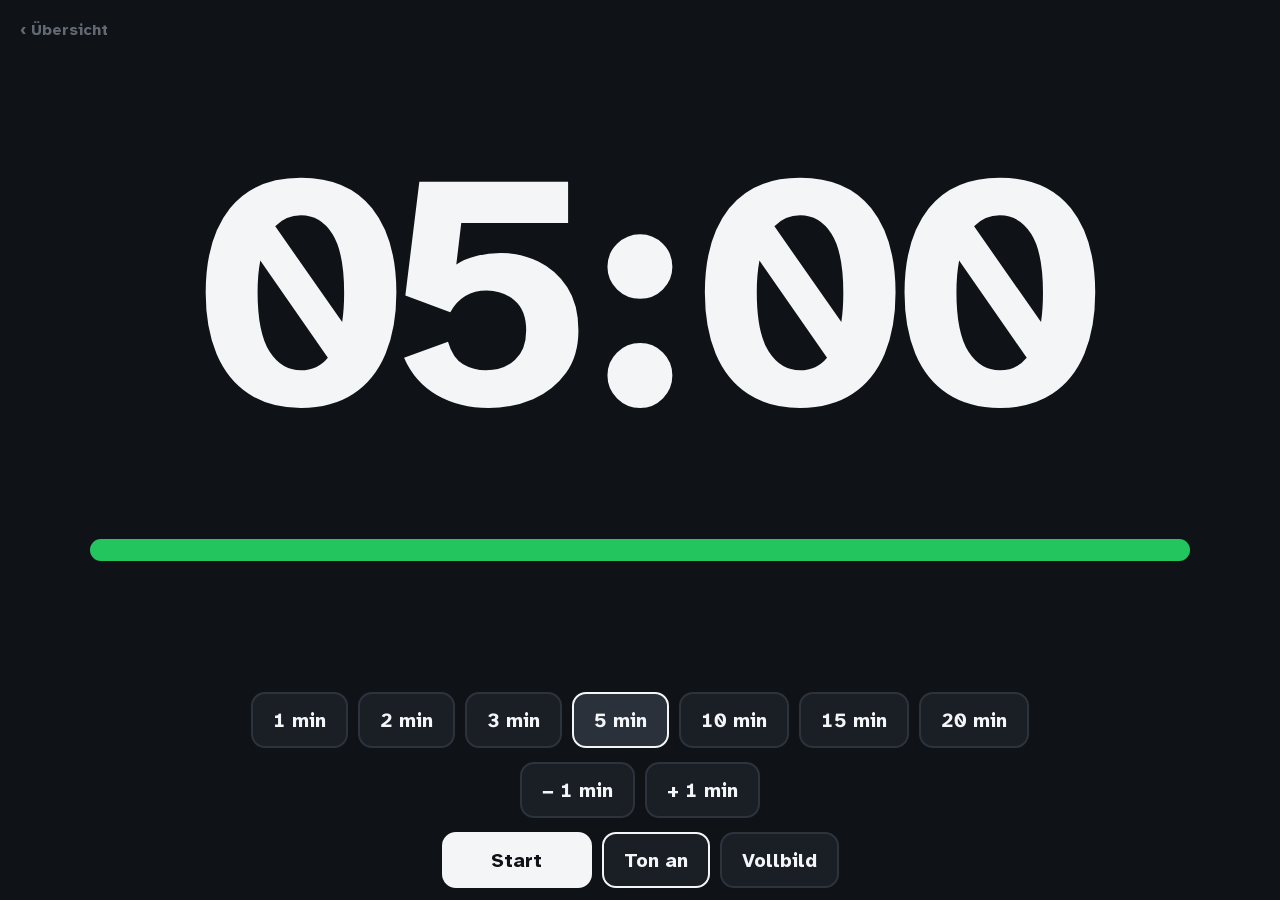
<file: timer/index.html>
<!doctype html>
<html lang="de"><head><meta charset="utf-8"><meta name="viewport" content="width=device-width,initial-scale=1,viewport-fit=cover"><meta name="apple-mobile-web-app-capable" content="yes"><style>body{margin:0}[hidden]{display:none!important}</style></head><body>
<title>Timer</title>
<meta name="claude:viewport-fit-sides" content="cover">
<link rel="stylesheet" href="../schrift/schrift.css">
<link rel="stylesheet" href="../gemeinsam/zurueck.css">
<style>
/* Eine Bildschirmseite: große Restzeit, darunter Balken und Bedienung. Dunkel für Beamer, keine Dauer-Animationen. */
:root {
  --bg: #0f1216;
  --panel: #1a1f26;
  --line: #2c333d;
  --fg: #f3f5f7;
  --muted: #9aa4b1;
  --green: #22c55e;
  --yellow: #facc15;
  --red: #ef4444;
  --off: #252b33;
  --font: "Atkinson Hyperlegible", system-ui, -apple-system, "Segoe UI", sans-serif;
  color-scheme: dark;
}
html, body { height: 100%; }
body {
  background: var(--bg); color: var(--fg); font-family: var(--font);
  font-size: 16px; overflow: hidden; -webkit-tap-highlight-color: transparent;
  -webkit-user-select: none; user-select: none; touch-action: manipulation;
}
body.done { background: var(--red); }
.app {
  height: 100%; display: flex; flex-direction: column; align-items: center;
  padding-left: max(16px, env(safe-area-inset-left, 0px));
  padding-right: max(16px, env(safe-area-inset-right, 0px));
  padding-top: 12px; padding-bottom: calc(12px + env(safe-area-inset-bottom, 0px));
  box-sizing: border-box; gap: 14px;
}
.stage {
  flex: 1; min-height: 0; width: 100%; max-width: 1400px;
  display: flex; flex-direction: column; align-items: center; justify-content: center; gap: 2vh;
}
.time {
  font-weight: 700; line-height: 1; margin: 0; white-space: nowrap;
  font-size: min(26vw, 42vh); display: flex; align-items: baseline;
}
/* Jede Ziffer gleich breit, damit nichts springt */
.time span { display: inline-block; width: .6em; text-align: center; }
.time span.c { width: .3em; }
.time[data-s="last"] { color: var(--yellow); }
body.done .time { color: #fff; font-size: min(15vw, 26vh); }
.over { color: var(--muted); font-size: clamp(18px, 3vw, 34px); font-variant-numeric: tabular-nums; margin: 0; min-height: 1.2em; }
body.done .over { color: #fff; }

.track { width: min(100%, 1100px); height: clamp(14px, 2.4vh, 26px); border-radius: 999px; background: var(--off); overflow: hidden; }
.track .fill {
  height: 100%; background: var(--green); transform-origin: left center; transform: scaleX(1);
  transition: transform 1s linear; will-change: transform;
}
.track .fill[data-s="last"] { background: var(--yellow); }
.track .fill.jump { transition: none; }
body.done .track { visibility: hidden; }

.bar { display: flex; gap: 10px; flex-wrap: wrap; justify-content: center; }
button.btn {
  font: inherit; font-size: 20px; font-weight: 700; color: var(--fg);
  background: var(--panel); border: 2px solid var(--line); border-radius: 14px;
  min-height: 56px; min-width: 64px; padding: 0 20px; cursor: pointer;
  font-variant-numeric: tabular-nums;
}
button.btn.primary { background: var(--fg); color: var(--bg); border-color: var(--fg); min-width: 150px; }
button.btn[aria-pressed="true"] { border-color: var(--fg); }
button.btn:focus-visible { outline: 3px solid var(--yellow); outline-offset: 2px; }
button.btn:disabled { opacity: .4; }
body.done button.btn { background: #fff; color: #7f1d1d; border-color: #fff; }

.presets button.btn.sel { border-color: var(--fg); background: #2a313b; }
.adjust { align-items: center; }
.adjust .lbl { color: var(--muted); font-size: 18px; padding: 0 4px; }
/* Während der Timer läuft: nur das Nötigste zeigen */
body.running .setup, body.done .setup, body.running .zurueck, body.done .zurueck { display: none; }

@media (max-height: 560px) and (orientation: landscape) {
  .app { gap: 8px; }
  button.btn { min-height: 48px; font-size: 18px; padding: 0 14px; }
  .time { font-size: min(22vw, 36vh); }
}
@media (prefers-reduced-motion: reduce) { .track .fill { transition: none; } }
</style>

<a class="zurueck" href="../" aria-label="Zurück zur Übersicht">‹ Übersicht</a>
<div class="app">
  <main class="stage">
    <h1 class="time" id="time" aria-live="off"></h1>
    <p class="over" id="over"></p>
    <div class="track" aria-hidden="true"><div class="fill" id="fill"></div></div>
  </main>

  <div class="bar setup presets" id="presets" role="group" aria-label="Schnellauswahl">
    <button class="btn" data-m="1">1 min</button>
    <button class="btn" data-m="2">2 min</button>
    <button class="btn" data-m="3">3 min</button>
    <button class="btn" data-m="5">5 min</button>
    <button class="btn" data-m="10">10 min</button>
    <button class="btn" data-m="15">15 min</button>
    <button class="btn" data-m="20">20 min</button>
  </div>
  <div class="bar setup adjust" role="group" aria-label="Zeit genau einstellen">
    <button class="btn" data-d="-60" aria-label="Eine Minute weniger">− 1 min</button>
    <button class="btn" data-d="60" aria-label="Eine Minute mehr">+ 1 min</button>
  </div>
  <nav class="bar">
    <button class="btn primary" id="startBtn">Start</button>
    <button class="btn" id="plusBtn" hidden>+ 1 min</button>
    <button class="btn" id="resetBtn">Zurück</button>
    <button class="btn" id="soundBtn" aria-pressed="true">Ton an</button>
    <button class="btn" id="fsBtn">Vollbild</button>
  </nav>
</div>

<script>
(() => {
  const KEY = "timer-v1";
  const MAX = 99 * 60;
  const LAST = 60;                // letzte Minute: gelb
  let cfg = { secs: 300, sound: true };
  try { Object.assign(cfg, JSON.parse(localStorage.getItem(KEY) || "{}")); } catch (e) {}
  cfg.secs = Math.round(cfg.secs / 60) * 60;  // nur volle Minuten
  const save = () => { try { localStorage.setItem(KEY, JSON.stringify(cfg)); } catch (e) {} };

  const $ = (id) => document.getElementById(id);
  const timeEl = $("time"), overEl = $("over"), fill = $("fill");
  const startBtn = $("startBtn"), resetBtn = $("resetBtn"), plusBtn = $("plusBtn"), soundBtn = $("soundBtn");
  const presetBtns = [...document.querySelectorAll("#presets button")];

  // Zustand: idle (eingestellt) | running | paused | done
  let state = "idle";
  let total = cfg.secs;           // Gesamtdauer dieses Durchlaufs (für den Balken)
  let left = cfg.secs * 1000;     // Restzeit in ms, solange nicht läuft
  let endAt = 0;                  // Zeitpunkt (performance.now) des Endes, solange läuft
  let tick = null, lastShown = null;

  const fmt = (s) => {
    const m = Math.floor(s / 60), r = s % 60;
    return (m < 10 ? "0" + m : "" + m) + ":" + (r < 10 ? "0" : "") + r;
  };
  function drawTime(s) {
    const t = fmt(s);
    if (t === lastShown) return;
    lastShown = t;
    timeEl.innerHTML = [...t].map((ch) => ch === ":" ? '<span class="c">:</span>' : "<span>" + ch + "</span>").join("");
    timeEl.setAttribute("aria-label", "Noch " + Math.floor(s / 60) + " Minuten " + (s % 60) + " Sekunden");
  }
  function remainingMs() { return state === "running" ? endAt - performance.now() : left; }

  function render(jump) {
    const ms = Math.max(0, remainingMs());
    const s = Math.ceil(ms / 1000);
    if (state !== "done") drawTime(s);
    const last = state !== "idle" && s <= LAST && total > LAST;
    timeEl.dataset.s = last ? "last" : "";
    fill.dataset.s = last ? "last" : "";
    // Balken zeigt, wo er in einer Sekunde sein soll; CSS gleitet linear dorthin (1 Neuzeichnung pro Sekunde)
    const glide = state === "running" && !jump;
    const target = (glide ? Math.max(0, ms - 1000) : ms) / (total * 1000);
    fill.classList.toggle("jump", !glide);
    fill.style.transform = "scaleX(" + Math.min(1, target).toFixed(4) + ")";
  }

  function loop() {
    if (state === "running") {
      const ms = endAt - performance.now();
      if (ms <= 0) return finish();
      const s = Math.ceil(ms / 1000);
      if (fmt(s) !== lastShown) render();
    } else if (state === "done") {
      const over = Math.floor((performance.now() - endAt) / 1000);
      overEl.textContent = "seit " + fmt(over);
    }
  }

  function setSecs(s) {
    s = Math.max(60, Math.min(MAX, s));
    cfg.secs = s; save();
    total = s; left = s * 1000; state = "idle";
    presetBtns.forEach((b) => b.classList.toggle("sel", +b.dataset.m * 60 === s));
    updateUi(); render(true);
  }

  function start() {
    unlockAudio();
    if (state === "idle") { total = cfg.secs; left = cfg.secs * 1000; }
    if (state === "done") { document.body.classList.remove("done"); overEl.textContent = ""; lastShown = null; state = "idle"; total = cfg.secs; left = cfg.secs * 1000; }
    endAt = performance.now() + left;
    state = "running";
    clearInterval(tick); tick = setInterval(loop, 200);
    keepAwake(); updateUi(); render(true);
    requestAnimationFrame(() => render());
  }
  function pause() {
    left = Math.max(0, endAt - performance.now());
    state = "paused";
    clearInterval(tick); tick = null;
    releaseAwake(); updateUi(); render(true);
  }
  function reset() {
    clearInterval(tick); tick = null;
    document.body.classList.remove("done");
    overEl.textContent = "";
    lastShown = null;
    releaseAwake();
    setSecs(cfg.secs);
  }
  function finish() {
    state = "done";
    lastShown = null;
    timeEl.textContent = "Zeit ist um!";
    timeEl.removeAttribute("aria-label");
    overEl.textContent = "seit 00:00";
    document.body.classList.add("done");
    updateUi(); render(true);
    if (cfg.sound) gong();
    // Läuft weiter, um die Überziehung zu zeigen; Bildschirm bleibt an, bis "Zurück" getippt wird
  }
  function addMinute() {
    if (state === "running") { endAt += 60000; total += 60; }
    else if (state === "paused") { left += 60000; total += 60; }
    else if (state === "done") {
      document.body.classList.remove("done"); overEl.textContent = "";
      total = 60; endAt = performance.now() + 60000; state = "running"; lastShown = null;
    }
    updateUi(); render(true); requestAnimationFrame(() => render());
  }

  function updateUi() {
    document.body.classList.toggle("running", state === "running" || state === "paused");
    startBtn.textContent = state === "running" ? "Pause" : state === "paused" ? "Weiter" : state === "done" ? "Nochmal" : "Start";
    plusBtn.hidden = state === "idle";
    resetBtn.hidden = state === "idle";
    resetBtn.textContent = "Zurück";
    if (state !== "done") overEl.textContent = state === "paused" ? "Pause" : "";
  }

  startBtn.addEventListener("click", () => state === "running" ? pause() : start());
  resetBtn.addEventListener("click", reset);
  plusBtn.addEventListener("click", addMinute);
  presetBtns.forEach((b) => b.addEventListener("click", () => setSecs(+b.dataset.m * 60)));
  document.querySelectorAll(".adjust button").forEach((b) => b.addEventListener("click", () => {
    const d = +b.dataset.d;
    let s = cfg.secs + d;
    setSecs(s);
  }));
  // Tastatur am Laptop: Leertaste = Start/Pause
  document.addEventListener("keydown", (e) => {
    if (e.code === "Space") { e.preventDefault(); state === "running" ? pause() : start(); }
    else if (e.key === "Escape" && state !== "idle") reset();
  });

  // Ton: kurzer Gong aus drei Schlägen, ohne Audiodatei. iPad braucht dafür vorher einen Tipp (Start).
  let ctx = null;
  function unlockAudio() {
    if (!cfg.sound) return;
    try {
      const AC = window.AudioContext || window.webkitAudioContext;
      if (!ctx && AC) ctx = new AC();
      if (ctx && ctx.state !== "running") ctx.resume();
      // Stiller Ton schaltet Safari frei
      if (ctx) { const o = ctx.createOscillator(), g = ctx.createGain(); g.gain.value = 0; o.connect(g).connect(ctx.destination); o.start(); o.stop(ctx.currentTime + 0.01); }
    } catch (e) {}
  }
  function gong() {
    if (!ctx) return;
    try {
      if (ctx.state !== "running") ctx.resume();
      const t0 = ctx.currentTime + 0.05;
      [0, 0.9, 1.8].forEach((off) => {
        [[660, 0.5], [990, 0.25], [1320, 0.12]].forEach(([f, v]) => {
          const o = ctx.createOscillator(), g = ctx.createGain();
          o.type = "sine"; o.frequency.value = f;
          g.gain.setValueAtTime(0.0001, t0 + off);
          g.gain.exponentialRampToValueAtTime(v, t0 + off + 0.02);
          g.gain.exponentialRampToValueAtTime(0.0001, t0 + off + 1.6);
          o.connect(g).connect(ctx.destination);
          o.start(t0 + off); o.stop(t0 + off + 1.7);
        });
      });
    } catch (e) {}
  }
  function renderSound() {
    soundBtn.setAttribute("aria-pressed", String(cfg.sound));
    soundBtn.textContent = cfg.sound ? "Ton an" : "Ton aus";
  }
  soundBtn.addEventListener("click", () => {
    cfg.sound = !cfg.sound; save(); renderSound();
    if (cfg.sound) { unlockAudio(); if (state !== "running") gong(); }
  });

  // Bildschirm wach halten, solange der Timer läuft oder abgelaufen ist
  let lock = null;
  async function keepAwake() {
    try { if ("wakeLock" in navigator && !lock) { lock = await navigator.wakeLock.request("screen"); lock.addEventListener("release", () => { lock = null; }); } } catch (e) {}
  }
  function releaseAwake() { try { lock && lock.release(); } catch (e) {} lock = null; }
  document.addEventListener("visibilitychange", () => {
    if (document.visibilityState !== "visible") return;
    if (state === "running" || state === "done") keepAwake();
    loop(); render(true); requestAnimationFrame(() => render());
  });

  // Vollbild (am iPad nicht überall verfügbar)
  const fsBtn = $("fsBtn");
  const root = document.documentElement;
  const canFs = root.requestFullscreen || root.webkitRequestFullscreen;
  if (!canFs) fsBtn.hidden = true;
  fsBtn.addEventListener("click", () => {
    const inFs = document.fullscreenElement || document.webkitFullscreenElement;
    try {
      const p = inFs
        ? (document.exitFullscreen || document.webkitExitFullscreen).call(document)
        : canFs.call(root);
      if (p && p.catch) p.catch(() => { fsBtn.hidden = true; });
    } catch (e) { fsBtn.hidden = true; }
  });

  renderSound();
  setSecs(cfg.secs);
})();
</script>
</file>
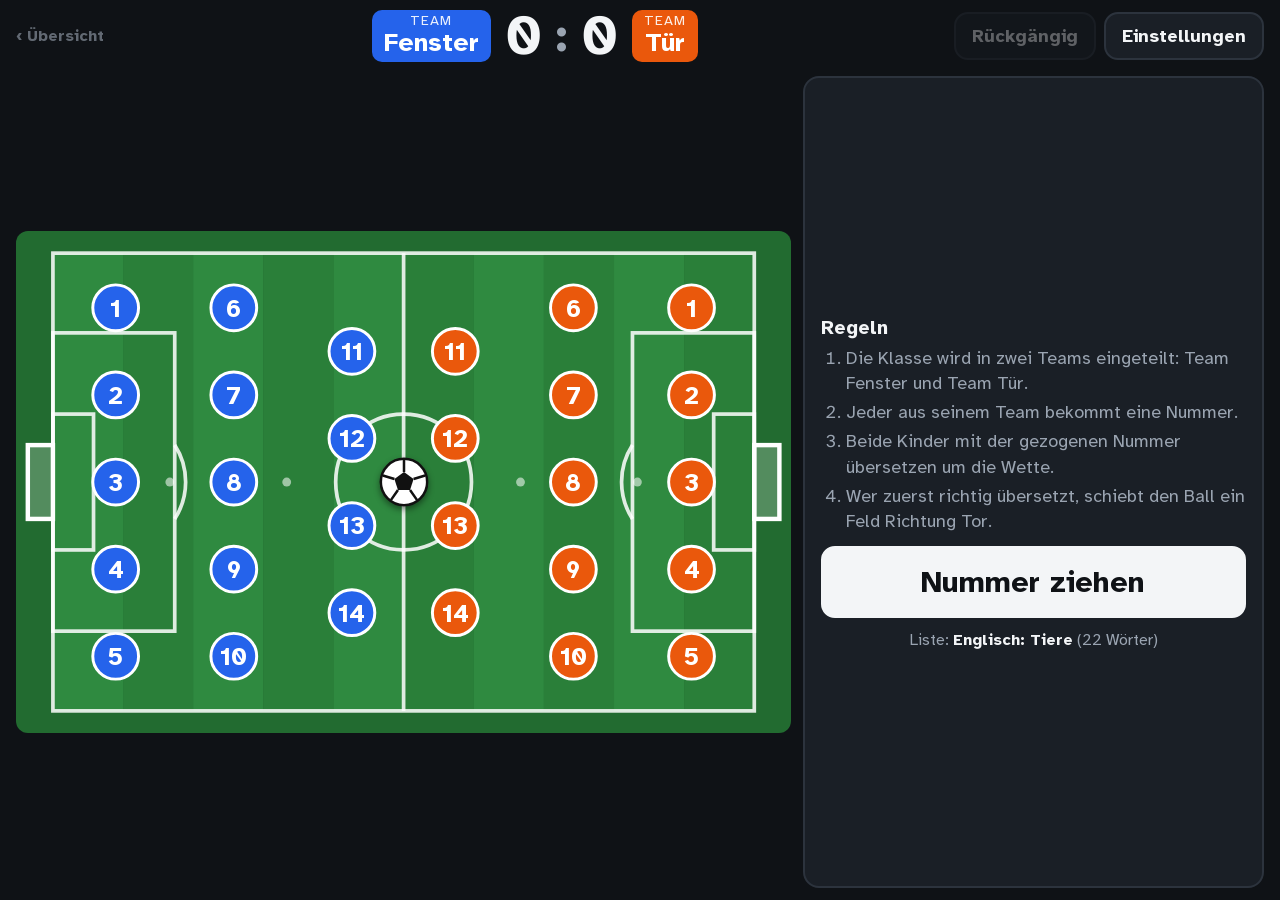
<file: vokabelfussball/index.html>
<!doctype html>
<html lang="de">
<meta charset="utf-8">
<meta name="viewport" content="width=device-width,initial-scale=1,viewport-fit=cover">
<meta name="apple-mobile-web-app-capable" content="yes">
<title>Vokabelfußball</title>
<meta name="claude:viewport-fit-sides" content="cover">
<link rel="stylesheet" href="../schrift/schrift.css">
<link rel="stylesheet" href="../gemeinsam/zurueck.css">
<style>
/* Wie Mathefußball, nur mit Vokabeln: Kopfzeile mit Spielstand, großes Spielfeld, daneben (quer) bzw. darunter (hoch) das Wort.
   Dunkel und kontrastreich für Beamer. Bewegt wird nur der Ball (transform), sonst keine Animationen.
   Vokabellisten liegen nur lokal im Browser (localStorage), nichts geht an einen Server. */
:root {
  --bg: #0f1216;
  --panel: #1a1f26;
  --line: #2c333d;
  --fg: #f3f5f7;
  --muted: #9aa4b1;
  --fenster: #2563eb;
  --tuer: #ea580c;
  --gelb: #facc15;
  --font: "Atkinson Hyperlegible", system-ui, -apple-system, "Segoe UI", sans-serif;
  color-scheme: dark;
}
[hidden] { display: none !important; }
html, body { height: 100%; }
body {
  margin: 0; background: var(--bg); color: var(--fg); font-family: var(--font); font-size: 16px;
  overflow: hidden; -webkit-tap-highlight-color: transparent; -webkit-user-select: none; user-select: none;
  touch-action: manipulation;
}
.app {
  height: 100%; box-sizing: border-box; display: grid; gap: 12px;
  grid-template-rows: auto minmax(0, 1fr) auto; grid-template-columns: minmax(0, 1fr);
  grid-template-areas: "kopf" "feld" "panel";
  padding-left: max(16px, env(safe-area-inset-left, 0px));
  padding-right: max(16px, env(safe-area-inset-right, 0px));
  padding-top: calc(8px + env(safe-area-inset-top, 0px));
  padding-bottom: calc(12px + env(safe-area-inset-bottom, 0px));
}
@media (min-aspect-ratio: 5/4) {
  .app { grid-template-rows: auto minmax(0, 1fr); grid-template-columns: minmax(0, 1fr) clamp(300px, 36vw, 520px);
    grid-template-areas: "kopf kopf" "feld panel"; }
}

/* Kopfzeile */
.kopf { grid-area: kopf; display: flex; align-items: center; gap: 12px; min-height: 56px; }
.stand { flex: 1; display: flex; align-items: center; justify-content: center; gap: 14px; font-weight: 700;
  font-variant-numeric: tabular-nums; min-width: 0; }
.stand .name { font-size: clamp(16px, 2.6vw, 26px); padding: 3px 12px 5px; border-radius: 10px; color: #fff; white-space: nowrap; text-align: center; line-height: 1.1; }
.stand .name small { display: block; font-size: .55em; font-weight: 400; text-transform: uppercase; letter-spacing: .08em; opacity: .9; }
.stand .tore { font-size: clamp(32px, 5.5vw, 56px); line-height: 1; min-width: 1ch; text-align: center; }
.stand .doppelpunkt { font-size: clamp(28px, 4.5vw, 46px); color: var(--muted); line-height: 1; }
.F { background: var(--fenster); } .T { background: var(--tuer); }
.kopf .rechts { display: flex; gap: 8px; }

button.btn {
  font: inherit; font-size: 18px; font-weight: 700; color: var(--fg); background: var(--panel);
  border: 2px solid var(--line); border-radius: 14px; min-height: 48px; padding: 0 16px; cursor: pointer;
}
button.btn:focus-visible { outline: 3px solid var(--gelb); outline-offset: 2px; }
button.btn:disabled { opacity: .35; }
button.btn.primaer { background: var(--fg); color: var(--bg); border-color: var(--fg); }
button.btn.gross { font-size: clamp(22px, 2.6vw, 30px); min-height: 72px; width: 100%; }
button.btn.warn { color: #fca5a5; border-color: #7f1d1d; }

/* Spielfeld */
.feldbox { grid-area: feld; min-height: 0; container-type: size; display: grid; place-items: center; }
.feld { position: relative; width: min(100cqw, 100cqh * 1050 / 680); aspect-ratio: 1050 / 680; max-width: 100%; }
.feld > svg { display: block; width: 100%; height: 100%; border-radius: 12px; }
.feld.auswahl .spieler g { opacity: .3; }
.feld.auswahl .spieler g.aktiv { opacity: 1; }
.spieler g.aktiv circle.trikot { stroke: var(--gelb); stroke-width: 7; }
.bahn { position: absolute; inset: 0; pointer-events: none; transition: transform .6s cubic-bezier(.3,.7,.3,1); will-change: transform; }
.bahn.sofort { transition: none; }
.ball { position: absolute; left: 50%; top: 50%; width: 6.5%; height: auto; aspect-ratio: 1; transform: translate(-50%, -50%);
  filter: drop-shadow(0 3px 3px rgba(0,0,0,.45)); }
.tor-meldung { position: absolute; left: 50%; top: 50%; transform: translate(-50%, -50%); padding: .3em .8em;
  border-radius: 18px; color: #fff; font-weight: 700; font-size: clamp(32px, 7vw, 88px); line-height: 1.05;
  text-align: center; box-shadow: 0 10px 40px rgba(0,0,0,.5); border: 4px solid #fff; white-space: nowrap; }
.tor-meldung small { display: block; font-size: .4em; }

/* Wortbereich */
.panel { grid-area: panel; background: var(--panel); border: 2px solid var(--line); border-radius: 16px; padding: 16px;
  container-type: inline-size; display: flex; flex-direction: column; justify-content: center; min-height: 0; overflow: auto; }
.zustand { display: flex; flex-direction: column; gap: 12px; align-items: stretch; text-align: center; }
.zustand p { margin: 0; }
.etikett { color: var(--muted); font-size: 18px; text-transform: uppercase; letter-spacing: .06em; font-weight: 700; }
.nummer { font-weight: 700; font-size: min(26cqw, 150px); line-height: 1; font-variant-numeric: tabular-nums; }
.paar { font-size: 18px; color: var(--muted); line-height: 1.4; }
.paar b { color: var(--fg); }
.wort { font-weight: 700; line-height: 1.1; overflow-wrap: break-word; hyphens: auto; }
.uebersetzung { font-weight: 700; line-height: 1.1; color: var(--fg); overflow-wrap: break-word; min-height: 1.1em; }
.uebersetzung.offen { color: var(--gelb); }
.trenner { height: 2px; background: var(--line); margin: 2px 10%; }
.teamknoepfe { display: grid; grid-template-columns: 1fr 1fr; gap: 10px; }
.teamknoepfe button { color: #fff; border-color: transparent; min-height: 80px; font-size: clamp(20px, 2.4vw, 28px); line-height: 1.15; }
.teamknoepfe button.F { background: var(--fenster); } .teamknoepfe button.T { background: var(--tuer); }
.teamknoepfe button small { display: block; font-size: .6em; font-weight: 400; opacity: .9; }
.reihe { display: flex; gap: 10px; } .reihe .btn { flex: 1; font-size: 16px; padding: 0 8px; }
.letzte { font-size: 20px; color: var(--muted); line-height: 1.4; min-height: 1.4em; overflow-wrap: break-word; }
.letzte b { color: var(--fg); }
.regeln { text-align: left; font-size: 18px; line-height: 1.4; color: var(--muted); }
.regeln strong { display: block; color: var(--fg); font-size: 20px; margin-bottom: 4px; }
.regeln ol { margin: 0; padding-left: 1.4em; display: grid; gap: 4px; }
.klein { font-size: 16px; color: var(--muted); }
.klein b { color: var(--fg); }

/* Dialoge */
.dialog { position: fixed; inset: 0; z-index: 40; background: rgba(5,7,10,.75); display: grid; place-items: center;
  padding: calc(16px + env(safe-area-inset-top, 0px)) max(16px, env(safe-area-inset-right, 0px)) calc(16px + env(safe-area-inset-bottom, 0px)) max(16px, env(safe-area-inset-left, 0px)); }
.dialog .karte { background: var(--panel); border: 2px solid var(--line); border-radius: 18px; padding: 20px 22px; width: min(680px, 100%);
  max-height: 100%; overflow: auto; box-sizing: border-box; display: grid; gap: 18px; }
.dialog h2 { margin: 0; font-size: 26px; }
.feldgruppe { display: grid; gap: 8px; }
.feldgruppe > span, .feldgruppe > label > span { font-weight: 700; font-size: 18px; }
.teams { display: grid; grid-template-columns: 1fr 1fr; gap: 12px; }
.stepper { display: flex; align-items: center; gap: 8px; }
.stepper .wert { font-size: 30px; font-weight: 700; min-width: 2ch; text-align: center; font-variant-numeric: tabular-nums; }
.stepper .btn { min-width: 52px; font-size: 24px; }
.teamlabel { display: inline-block; color: #fff; font-weight: 700; padding: 2px 10px; border-radius: 8px; justify-self: start; }
.wahl { display: flex; flex-wrap: wrap; gap: 8px; }
.wahl .btn { min-width: 56px; }
.wahl .btn[aria-pressed="true"] { background: var(--fg); color: var(--bg); border-color: var(--fg); }
.listen { display: grid; gap: 8px; }
.listen .btn { text-align: left; display: flex; justify-content: space-between; align-items: center; gap: 12px; padding: 8px 16px; }
.listen .btn small { font-weight: 400; font-size: 15px; opacity: .75; white-space: nowrap; }
.listen .btn[aria-pressed="true"] { background: var(--fg); color: var(--bg); border-color: var(--fg); }
.hinweis { margin: 0; color: var(--muted); font-size: 16px; line-height: 1.45; }
.hinweis b { color: var(--fg); }
.fuss { display: flex; flex-wrap: wrap; gap: 10px; justify-content: space-between; }
.fuss .links, .fuss .rechts { display: flex; flex-wrap: wrap; gap: 10px; }
input[type=text], textarea {
  font: inherit; font-size: 18px; color: var(--fg); background: var(--bg); border: 2px solid var(--line); border-radius: 12px;
  padding: 10px 12px; box-sizing: border-box; width: 100%; -webkit-user-select: text; user-select: text;
}
input[type=text]:focus, textarea:focus { outline: none; border-color: var(--gelb); }
textarea { min-height: 240px; resize: vertical; line-height: 1.45; font-size: 17px; }
.zwei { display: grid; grid-template-columns: 1fr 1fr; gap: 12px; }
.zwei label { display: grid; gap: 6px; }
.fehler { color: #fca5a5; }
.code { margin: 0; text-align: center; font-weight: 700; font-size: clamp(48px, 12vw, 88px); letter-spacing: .18em; line-height: 1.1;
  font-variant-numeric: tabular-nums; color: var(--gelb); -webkit-user-select: text; user-select: text; }
input.codefeld { font-size: 32px; font-weight: 700; letter-spacing: .2em; text-transform: uppercase; text-align: center; }
@media (max-width: 520px) { .teams, .zwei { grid-template-columns: 1fr; } .kopf .rechts .btn { padding: 0 10px; font-size: 16px; } }
@media (prefers-reduced-motion: reduce) { .bahn { transition: none; } }
</style>

<div class="app">
  <header class="kopf">
    <a class="zurueck im-fluss" href="../" aria-label="Zurück zur Übersicht">‹ Übersicht</a>
    <div class="stand" aria-live="polite">
      <span class="name" id="nameL">Fenster</span>
      <span class="tore" id="toreL">0</span>
      <span class="doppelpunkt">:</span>
      <span class="tore" id="toreR">0</span>
      <span class="name" id="nameR">Tür</span>
    </div>
    <div class="rechts">
      <button class="btn" id="rueck" type="button" disabled>Rückgängig</button>
      <button class="btn" id="einst" type="button">Einstellungen</button>
    </div>
  </header>

  <div class="feldbox">
    <div class="feld" id="feld">
      <svg viewBox="0 0 1050 680" aria-hidden="true">
        <rect width="1050" height="680" fill="#226b30"/>
        <g id="streifen"></g>
        <g fill="none" stroke="#fff" stroke-width="5" stroke-opacity=".85">
          <rect x="50" y="30" width="950" height="620"/>
          <line x1="525" y1="30" x2="525" y2="650"/>
          <circle cx="525" cy="340" r="92"/>
          <rect x="50" y="138" width="165" height="404"/>
          <rect x="835" y="138" width="165" height="404"/>
          <rect x="50" y="248" width="55" height="184"/>
          <rect x="945" y="248" width="55" height="184"/>
          <path d="M215 290 A92 92 0 0 1 215 390"/>
          <path d="M835 290 A92 92 0 0 0 835 390"/>
        </g>
        <g fill="#fff" fill-opacity=".85"><circle cx="525" cy="340" r="7"/><circle cx="160" cy="340" r="6"/><circle cx="890" cy="340" r="6"/></g>
        <g stroke="#fff" stroke-width="6" fill="#fff" fill-opacity=".22">
          <rect x="16" y="290" width="34" height="100"/>
          <rect x="1000" y="290" width="34" height="100"/>
        </g>
        <g id="marken" fill="#fff" fill-opacity=".55"></g>
        <g id="spieler" class="spieler" font-family="Atkinson Hyperlegible, system-ui, sans-serif" font-weight="700" text-anchor="middle"></g>
      </svg>
      <div class="bahn" id="bahn">
        <svg class="ball" viewBox="0 0 100 100" aria-hidden="true">
          <circle cx="50" cy="50" r="46" fill="#fff" stroke="#111" stroke-width="5"/>
          <path d="M50 30 L69 44 L62 66 L38 66 L31 44 Z" fill="#111"/>
          <path d="M50 30 L50 6 M69 44 L92 37 M62 66 L76 86 M38 66 L24 86 M31 44 L8 37" stroke="#111" stroke-width="5"/>
        </svg>
      </div>
      <div class="tor-meldung" id="torMeldung" hidden></div>
    </div>
  </div>

  <section class="panel" aria-live="polite">
    <div class="zustand" id="zBereit">
      <div class="letzte" id="letzte"></div>
      <button class="btn gross primaer" id="ziehen" type="button">Nummer ziehen</button>
      <p class="klein" id="topfInfo"></p>
    </div>
    <div class="zustand" id="zNummer" hidden>
      <p class="etikett">Nach vorne kommen</p>
      <p class="nummer">Nr. <span id="nr">7</span></p>
      <p class="paar" id="paar"></p>
      <button class="btn gross primaer" id="zeigen" type="button">Wort zeigen</button>
      <button class="btn" id="andere" type="button">Andere Nummer ziehen</button>
    </div>
    <div class="zustand" id="zWort" hidden>
      <p class="etikett" id="wortEtikett">Deutsch</p>
      <p class="wort" id="wort">der Hund</p>
      <div class="trenner"></div>
      <p class="etikett" id="frageEtikett">Auf Englisch?</p>
      <p class="uebersetzung offen" id="uebersetzung">?</p>
      <p class="etikett">Wer wusste es zuerst?</p>
      <div class="teamknoepfe">
        <button class="btn" id="punktL" type="button"></button>
        <button class="btn" id="punktR" type="button"></button>
      </div>
      <div class="reihe">
        <button class="btn" id="loesung" type="button">Lösung zeigen</button>
        <button class="btn" id="keiner" type="button">Keiner</button>
      </div>
    </div>
  </section>
</div>

<div class="dialog" id="dialog" hidden>
  <div class="karte" role="dialog" aria-modal="true" aria-labelledby="dTitel">
    <h2 id="dTitel">Einstellungen</h2>
    <div class="feldgruppe">
      <span>Vokabelliste</span>
      <div class="listen" id="listen"></div>
      <div class="wahl">
        <button class="btn" type="button" id="neueListe">+ Neue Liste</button>
        <button class="btn" type="button" id="listeBearbeiten">Liste bearbeiten</button>
        <button class="btn" type="button" id="listeTeilen">Liste teilen</button>
        <button class="btn" type="button" id="codeLaden">Liste mit Code laden</button>
      </div>
      <p class="hinweis">Eigene Listen bleiben auf diesem Gerät. Nur wenn Sie eine Liste teilen, wird sie mit einem Code auf dem Server gespeichert.</p>
    </div>
    <div class="feldgruppe">
      <span>Abfragen</span>
      <div class="wahl" id="richtung">
        <button class="btn" type="button" data-r="hin">Deutsch → Englisch</button>
        <button class="btn" type="button" data-r="her">Englisch → Deutsch</button>
        <button class="btn" type="button" data-r="mix">Gemischt</button>
      </div>
    </div>
    <div class="feldgruppe">
      <span>Spieler pro Team</span>
      <div class="teams">
        <div class="feldgruppe"><span class="teamlabel F">Team Fenster</span>
          <div class="stepper"><button class="btn" type="button" id="aMinus" aria-label="Fenster weniger">−</button><span class="wert" id="aWert">14</span><button class="btn" type="button" id="aPlus" aria-label="Fenster mehr">+</button></div></div>
        <div class="feldgruppe"><span class="teamlabel T">Team Tür</span>
          <div class="stepper"><button class="btn" type="button" id="bMinus" aria-label="Tür weniger">−</button><span class="wert" id="bWert">14</span><button class="btn" type="button" id="bPlus" aria-label="Tür mehr">+</button></div></div>
      </div>
      <p class="hinweis" id="doppelHinweis"></p>
    </div>
    <div class="feldgruppe">
      <span>Punkte bis zum Tor</span>
      <div class="wahl" id="schritte">
        <button class="btn" type="button" data-s="2">2</button>
        <button class="btn" type="button" data-s="3">3</button>
        <button class="btn" type="button" data-s="4">4</button>
        <button class="btn" type="button" data-s="5">5</button>
      </div>
      <p class="hinweis">So viele Felder sind es vom Anstoß bis zum Tor. Jeder Punkt schiebt den Ball ein Feld weiter.</p>
    </div>
    <div class="feldgruppe">
      <span>Seiten auf dem Feld</span>
      <div class="wahl" id="seiten">
        <button class="btn" type="button" data-links="F">Team Fenster links</button>
        <button class="btn" type="button" data-links="T">Team Tür links</button>
      </div>
    </div>
    <div class="fuss">
      <button class="btn" type="button" id="neuesSpiel">Neues Spiel (0 : 0)</button>
      <button class="btn primaer" type="button" id="fertig">Fertig</button>
    </div>
  </div>
</div>

<div class="dialog" id="editor" hidden>
  <div class="karte" role="dialog" aria-modal="true" aria-labelledby="eTitel">
    <h2 id="eTitel">Neue Liste</h2>
    <label class="feldgruppe"><span>Name der Liste</span>
      <input type="text" id="eName" placeholder="z. B. Unit 3: My family" autocomplete="off" maxlength="60"></label>
    <div class="zwei">
      <label><span><b>Sprache links</b></span><input type="text" id="eA" placeholder="Deutsch" autocomplete="off" maxlength="20"></label>
      <label><span><b>Sprache rechts</b></span><input type="text" id="eB" placeholder="Englisch" autocomplete="off" maxlength="20"></label>
    </div>
    <label class="feldgruppe"><span>Wörter, eins pro Zeile</span>
      <textarea id="eText" spellcheck="false" autocapitalize="off" autocorrect="off" placeholder="der Hund = dog&#10;die Katze = cat&#10;das Pferd = horse"></textarea></label>
    <p class="hinweis">Links und rechts mit <b>=</b> trennen, also <b>der Hund = dog</b>. Auch Tabulator (beim Einfügen aus Excel oder Word), Strichpunkt oder Gedankenstrich gehen.</p>
    <p class="hinweis" id="eInfo"></p>
    <div class="fuss">
      <div class="links"><button class="btn warn" type="button" id="eLoeschen">Liste löschen</button></div>
      <div class="rechts">
        <button class="btn" type="button" id="eAbbrechen">Abbrechen</button>
        <button class="btn primaer" type="button" id="eSpeichern">Speichern</button>
      </div>
    </div>
  </div>
</div>

<div class="dialog" id="codeDialog" hidden>
  <div class="karte" role="dialog" aria-modal="true" aria-labelledby="cTitel">
    <h2 id="cTitel">Liste teilen</h2>
    <div id="cTeilen" class="feldgruppe">
      <p class="hinweis" id="cListe"></p>
      <p class="code" id="cCode">·····</p>
      <p class="hinweis">Wer diesen Code in Vokabelfußball unter <b>Liste mit Code laden</b> eingibt, bekommt eine Kopie der Liste. Änderungen an der Kopie ändern Ihre Liste nicht.</p>
      <p class="hinweis">Die Liste bleibt gespeichert, bis sie <b>5 Jahre</b> lang nicht mehr abgerufen wurde. Bitte keine Namen von Schülerinnen und Schülern in geteilte Listen schreiben.</p>
    </div>
    <div id="cLaden" class="feldgruppe">
      <label class="feldgruppe"><span>Code eingeben</span>
        <input type="text" id="cEingabe" class="codefeld" maxlength="7" placeholder="z. B. K7M4P" autocomplete="off" autocapitalize="characters" autocorrect="off" spellcheck="false" inputmode="text"></label>
    </div>
    <p class="hinweis" id="cMeldung"></p>
    <div class="fuss">
      <div class="links"></div>
      <div class="rechts">
        <button class="btn" type="button" id="cSchliessen">Schließen</button>
        <button class="btn primaer" type="button" id="cLos">Laden</button>
      </div>
    </div>
  </div>
</div>

<script>
(() => {
  const KEY = "vokabelfussball";
  const NAME = { F: "Fenster", T: "Tür" };
  const $ = (id) => document.getElementById(id);
  const r = (a, b) => a + Math.floor(Math.random() * (b - a + 1));
  const esc = (s) => String(s).replace(/[&<>"]/g, (c) => ({ "&": "&amp;", "<": "&lt;", ">": "&gt;", '"': "&quot;" }[c]));
  const mischen = (t) => { for (let i = t.length - 1; i > 0; i--) { const j = r(0, i); [t[i], t[j]] = [t[j], t[i]]; } return t; };

  // ---- Beispiellisten (fest eingebaut, nicht änderbar; Bearbeiten legt eine eigene Kopie an) ----
  const zeilen = (txt) => txt.trim().split("\n").map((z) => z.split(" = "));
  const BEISPIELE = [
    { id: "b-schule", name: "Englisch: In der Schule", a: "Deutsch", b: "Englisch", paare: zeilen(`
der Bleistift = pencil
der Kuli = pen
das Heft = exercise book
die Schultasche = schoolbag
das Lineal = ruler
der Radiergummi = rubber
der Spitzer = pencil sharpener
die Schere = scissors
der Kleber = glue
die Tafel = board
das Klassenzimmer = classroom
der Lehrer, die Lehrerin = teacher
die Hausaufgaben = homework
das Wörterbuch = dictionary
der Stundenplan = timetable
die Pause = break
das Schulfach = subject
lernen = to learn
schreiben = to write
lesen = to read
fragen = to ask
antworten = to answer`) },
    { id: "b-tiere", name: "Englisch: Tiere", a: "Deutsch", b: "Englisch", paare: zeilen(`
der Hund = dog
die Katze = cat
das Pferd = horse
die Kuh = cow
das Schwein = pig
das Schaf = sheep
die Maus = mouse
der Vogel = bird
der Fisch = fish
das Kaninchen = rabbit
das Meerschweinchen = guinea pig
der Elefant = elephant
die Schlange = snake
der Frosch = frog
die Ente = duck
das Huhn = chicken
der Bär = bear
der Affe = monkey
die Biene = bee
der Schmetterling = butterfly
die Schildkröte = turtle
der Wellensittich = budgie`) },
    { id: "b-verben", name: "Englisch: Unregelmäßige Verben", a: "Deutsch", b: "Englisch", paare: zeilen(`
sein = be – was/were – been
haben = have – had – had
gehen = go – went – gone
sehen = see – saw – seen
essen = eat – ate – eaten
trinken = drink – drank – drunk
schreiben = write – wrote – written
nehmen = take – took – taken
geben = give – gave – given
kommen = come – came – come
machen = make – made – made
finden = find – found – found
kaufen = buy – bought – bought
denken = think – thought – thought
schwimmen = swim – swam – swum
fliegen = fly – flew – flown
sprechen = speak – spoke – spoken
lesen = read – read – read
schlafen = sleep – slept – slept
laufen, rennen = run – ran – run`) },
    { id: "b-franz", name: "Französisch: Farben und Zahlen", a: "Deutsch", b: "Französisch", paare: zeilen(`
rot = rouge
blau = bleu
grün = vert
gelb = jaune
schwarz = noir
weiß = blanc
grau = gris
braun = marron
rosa = rose
lila = violet
eins = un
zwei = deux
drei = trois
vier = quatre
fünf = cinq
sechs = six
sieben = sept
acht = huit
neun = neuf
zehn = dix`) }
  ];

  // ---- Zustand (nur lokal auf diesem Gerät) ----
  const neu = () => ({
    cfg: { a: 14, b: 14, schritte: 3, links: "F", liste: "b-tiere", richtung: "hin" },
    tore: { F: 0, T: 0 }, p: 0, topf: [], wtopf: [], wliste: null, verlauf: [], letzte: null, eigene: []
  });
  let st = neu();
  try { const g = JSON.parse(localStorage.getItem(KEY) || "null"); if (g && g.cfg) st = Object.assign(neu(), g, { cfg: Object.assign(neu().cfg, g.cfg) }); } catch (e) {}
  const speichern = () => { try { localStorage.setItem(KEY, JSON.stringify(st)); } catch (e) {} };

  let runde = null; // { nr, frage, antwort, von, nach }

  const alleListen = () => [...st.eigene, ...BEISPIELE];
  const liste = () => alleListen().find((l) => l.id === st.cfg.liste) || BEISPIELE[1];
  const istBeispiel = (l) => l.id.startsWith("b-");

  const links = () => st.cfg.links;
  const rechts = () => (st.cfg.links === "F" ? "T" : "F");
  const groesse = (t) => (t === "F" ? st.cfg.a : st.cfg.b);
  const maxNr = () => Math.max(st.cfg.a, st.cfg.b);
  // Welches Kind spielt Nummer nr? Im kleineren Team übernehmen Nr. 1, 2, ... die fehlenden Nummern.
  const kindFuer = (t, nr) => { const n = groesse(t); return nr <= n ? nr : ((nr - n - 1) % n) + 1; };
  const zusatzNummern = (t, kind) => { const out = []; for (let nr = groesse(t) + 1; nr <= maxNr(); nr++) if (kindFuer(t, nr) === kind) out.push(nr); return out; };

  // ---- Vokabeln: jedes Wort kommt einmal dran, dann wird neu gemischt ----
  function naechstesWort() {
    const l = liste(), n = l.paare.length;
    if (st.wliste !== l.id) { st.wliste = l.id; st.wtopf = []; }
    st.wtopf = st.wtopf.filter((i) => i < n);
    if (!st.wtopf.length) st.wtopf = mischen(Array.from({ length: n }, (_, i) => i));
    const [x, y] = l.paare[st.wtopf.pop()];
    const hin = st.cfg.richtung === "hin" || (st.cfg.richtung === "mix" && Math.random() < .5);
    return hin ? { frage: x, antwort: y, von: l.a, nach: l.b } : { frage: y, antwort: x, von: l.b, nach: l.a };
  }

  // Eingefügten Text in Wortpaare zerlegen. Getrennt wird beim ersten passenden Zeichen,
  // damit z. B. "gehen = go – went – gone" heil bleibt.
  function zerlegen(txt) {
    const paare = [], fehler = [];
    for (const roh of txt.split(/\r?\n/)) {
      const z = roh.trim(); if (!z) continue;
      let teile = null;
      for (const t of ["\t", "=", ";", " – ", " — ", " - "]) {
        const i = z.indexOf(t);
        if (i > 0) { teile = [z.slice(0, i).trim(), z.slice(i + t.length).trim()]; break; }
      }
      if (teile && teile[0] && teile[1]) paare.push(teile); else fehler.push(z);
    }
    return { paare, fehler };
  }

  // Schriftgröße so wählen, dass auch lange Wörter in den Kasten passen
  function passend(elm, text, max) {
    const n = Math.max(4, Math.max(...String(text).split(/\s+/).map((w) => w.length)) * .6 + String(text).length * .25);
    const cq = Math.max(6, Math.min(max, 110 / n));
    elm.style.fontSize = `min(${cq.toFixed(1)}cqw, ${Math.round(cq * 7)}px)`;
  }

  // ---- Nummern-Topf: jede Nummer kommt einmal dran, dann wird neu gemischt ----
  function ziehe() {
    st.topf = st.topf.filter((n) => n <= maxNr());
    if (!st.topf.length) {
      const t = mischen(Array.from({ length: maxNr() }, (_, i) => i + 1));
      if (runde && t.length > 1 && t[t.length - 1] === runde.nr) [t[0], t[t.length - 1]] = [t[t.length - 1], t[0]];
      st.topf = t;
    }
    return st.topf.pop();
  }

  // ---- Spielfeld zeichnen ----
  const SVGNS = "http://www.w3.org/2000/svg";
  function el(tag, attrs, text) { const e = document.createElementNS(SVGNS, tag); for (const k in attrs) e.setAttribute(k, attrs[k]); if (text != null) e.textContent = text; return e; }

  (function streifen() { const g = $("streifen"); for (let i = 0; i < 10; i++) g.appendChild(el("rect", { x: 50 + i * 95, y: 30, width: 95, height: 620, fill: i % 2 ? "#2a7f39" : "#2f8a40" })); })();

  function zeichneSpieler() {
    const g = $("spieler"); g.textContent = "";
    for (const seite of ["L", "R"]) {
      const t = seite === "L" ? links() : rechts();
      const n = groesse(t);
      const spalten = Math.ceil(n / 5), zeilen = Math.ceil(n / spalten);
      const farbe = t === "F" ? "#2563eb" : "#ea580c";
      for (let k = 1; k <= n; k++) {
        const sp = Math.floor((k - 1) / zeilen), ze = (k - 1) % zeilen;
        const inZeile = Math.min(zeilen, n - sp * zeilen);
        const xL = spalten === 1 ? 300 : 135 + sp * (320 / (spalten - 1));
        const x = seite === "L" ? xL : 1050 - xL;
        const y = 340 + (ze - (inZeile - 1) / 2) * Math.min(118, 500 / Math.max(1, zeilen - 1));
        const gr = el("g", { "data-t": t, "data-k": k });
        gr.appendChild(el("circle", { class: "trikot", cx: x, cy: y, r: 31, fill: farbe, stroke: "#fff", "stroke-width": 4 }));
        gr.appendChild(el("text", { x, y: y + 12, "font-size": 34, fill: "#fff" }, k));
        const extra = zusatzNummern(t, k);
        if (extra.length) {
          const txt = extra.join("/"), w = 14 + txt.length * 11;
          gr.appendChild(el("rect", { x: x + 14, y: y - 44, width: w, height: 26, rx: 13, fill: "#fff" }));
          gr.appendChild(el("text", { x: x + 14 + w / 2, y: y - 25, "font-size": 19, fill: farbe }, txt));
        }
        g.appendChild(gr);
      }
    }
    const m = $("marken"); m.textContent = "";
    const S = st.cfg.schritte;
    for (let p = -S + 1; p <= S - 1; p++) if (p) m.appendChild(el("circle", { cx: 525 + (p / S) * 475, cy: 340, r: 6 }));
  }

  function markiere(nr) {
    const feld = $("feld");
    feld.classList.toggle("auswahl", nr != null);
    const alle = Array.from($("spieler").children), aktive = [];
    for (const g of alle) {
      const an = nr != null && +g.dataset.k === kindFuer(g.dataset.t, nr);
      g.classList.toggle("aktiv", an);
      const c = g.querySelector("circle.trikot"), t = g.querySelector("text");
      c.setAttribute("r", an ? 40 : 31); t.setAttribute("font-size", an ? 44 : 34);
      t.setAttribute("y", +c.getAttribute("cy") + (an ? 15 : 12));
      if (an) aktive.push(g);
    }
    for (const g of aktive) g.parentNode.appendChild(g);
  }

  // Ball: p = 0 Anstoß, +S rechtes Tor, −S linkes Tor
  function ballSetzen(p, sofort) {
    const S = st.cfg.schritte;
    const v = Math.max(-1, Math.min(1, p / S));
    const x = (v * (Math.abs(v) === 1 ? 497 : 475)) / 1050 * 100;
    const b = $("bahn");
    b.classList.toggle("sofort", !!sofort);
    b.style.transform = `translateX(${x}%)`;
    if (sofort) { void b.offsetWidth; b.classList.remove("sofort"); }
  }

  // ---- Anzeige ----
  function anzeigen(zustand) {
    $("zBereit").hidden = zustand !== "bereit";
    $("zNummer").hidden = zustand !== "nummer";
    $("zWort").hidden = zustand !== "wort";
  }
  function standAnzeigen() {
    const L = links(), R = rechts();
    $("nameL").innerHTML = `<small>Team</small>${NAME[L]}`; $("nameL").className = "name " + L;
    $("nameR").innerHTML = `<small>Team</small>${NAME[R]}`; $("nameR").className = "name " + R;
    $("toreL").textContent = st.tore[L]; $("toreR").textContent = st.tore[R];
    $("rueck").disabled = !st.verlauf.length;
    for (const [id, t] of [["punktL", L], ["punktR", R]]) {
      const b = $(id); b.className = "btn " + t; b.innerHTML = `<small>Punkt für</small>${NAME[t]}`;
    }
    const l = liste();
    $("topfInfo").innerHTML = `Liste: <b>${esc(l.name)}</b> (${l.paare.length} Wörter)`;
    const z = st.letzte;
    $("letzte").innerHTML = z ? `Zuletzt: <b>${esc(z.frage)} = ${esc(z.antwort)}</b>${z.team ? `<br>Punkt für ${NAME[z.team]}` : "<br>Kein Punkt"}` : `<span class="regeln"><strong>Regeln</strong><ol>
      <li>Die Klasse wird in zwei Teams eingeteilt: Team Fenster und Team Tür.</li>
      <li>Jeder aus seinem Team bekommt eine Nummer.</li>
      <li>Beide Kinder mit der gezogenen Nummer übersetzen um die Wette.</li>
      <li>Wer zuerst richtig übersetzt, schiebt den Ball ein Feld Richtung Tor.</li></ol></span>`;
  }

  function paarText(nr) {
    return ["F", "T"].map((t) => {
      const k = kindFuer(t, nr);
      return `${NAME[t]}: <b>Nr. ${k}</b>${k !== nr ? ` (spielt auch die ${nr})` : ""}`;
    }).join("<br>");
  }

  // ---- Ablauf ----
  function nummerZiehen() {
    const nr = ziehe();
    runde = { nr };
    speichern();
    $("nr").textContent = nr;
    $("paar").innerHTML = paarText(nr);
    markiere(nr);
    anzeigen("nummer");
  }
  function wortZeigen() {
    const w = naechstesWort();
    Object.assign(runde, w);
    speichern();
    $("wortEtikett").textContent = w.von;
    $("frageEtikett").textContent = `Auf ${w.nach}?`;
    $("wort").textContent = w.frage; passend($("wort"), w.frage, 15);
    $("uebersetzung").textContent = "?"; $("uebersetzung").classList.add("offen"); passend($("uebersetzung"), "?", 11);
    anzeigen("wort");
  }
  function loesungZeigen() {
    const u = $("uebersetzung");
    u.textContent = runde.antwort; u.classList.remove("offen"); passend(u, runde.antwort, 11);
  }

  function punkt(team) {
    st.verlauf.push({ tore: { ...st.tore }, p: st.p, letzte: st.letzte });
    if (st.verlauf.length > 30) st.verlauf.shift();
    st.letzte = { frage: runde.frage, antwort: runde.antwort, team: team || null };
    runde = null;
    markiere(null);
    if (team) {
      st.p += team === links() ? 1 : -1;
      ballSetzen(st.p);
      if (Math.abs(st.p) >= st.cfg.schritte) {
        st.tore[team]++;
        st.p = 0;
        torJubel(team);
      }
    }
    speichern(); standAnzeigen(); anzeigen("bereit");
  }
  let torTimer = 0, torTimer2 = 0;
  function torJubel(team) {
    const m = $("torMeldung");
    m.className = "tor-meldung " + team; m.innerHTML = `TOR!<small>für ${NAME[team]}</small>`;
    clearTimeout(torTimer); clearTimeout(torTimer2);
    torTimer = setTimeout(() => { m.hidden = false; }, 550);
    torTimer2 = setTimeout(() => { m.hidden = true; ballSetzen(st.p); }, 2600);
  }

  function rueckgaengig() {
    const v = st.verlauf.pop(); if (!v) return;
    clearTimeout(torTimer); clearTimeout(torTimer2); $("torMeldung").hidden = true;
    st.tore = v.tore; st.p = v.p; st.letzte = v.letzte;
    ballSetzen(st.p); speichern(); standAnzeigen();
  }

  // ---- Einstellungen ----
  function dialogAnzeigen() {
    const c = st.cfg, l = liste();
    const box = $("listen"); box.textContent = "";
    for (const x of alleListen()) {
      const b = document.createElement("button");
      b.type = "button"; b.className = "btn"; b.dataset.id = x.id;
      b.setAttribute("aria-pressed", x.id === l.id);
      b.innerHTML = `<span>${esc(x.name)}</span><small>${x.paare.length} Wörter${istBeispiel(x) ? " · Beispiel" : ""}</small>`;
      box.appendChild(b);
    }
    $("listeBearbeiten").textContent = istBeispiel(l) ? "Als eigene Liste kopieren" : "Liste bearbeiten";
    $("listeTeilen").hidden = istBeispiel(l);
    const [hin, her] = $("richtung").children;
    hin.textContent = `${l.a} → ${l.b}`; her.textContent = `${l.b} → ${l.a}`;
    for (const b of $("richtung").children) b.setAttribute("aria-pressed", b.dataset.r === c.richtung);
    $("aWert").textContent = c.a; $("bWert").textContent = c.b;
    for (const b of $("schritte").children) b.setAttribute("aria-pressed", +b.dataset.s === c.schritte);
    for (const b of $("seiten").children) b.setAttribute("aria-pressed", b.dataset.links === c.links);
    const d = c.a - c.b;
    if (!d) $("doppelHinweis").innerHTML = "Beide Teams gleich groß: Jede Nummer gibt es genau zweimal.";
    else {
      const klein = d > 0 ? "T" : "F", fehl = Math.abs(d);
      const liste = Array.from({ length: fehl }, (_, i) => `Nr. ${kindFuer(klein, groesse(klein) + i + 1)} spielt auch die ${groesse(klein) + i + 1}`).join(", ");
      $("doppelHinweis").innerHTML = `Team ${NAME[klein]} hat ${fehl === 1 ? "ein Kind" : fehl + " Kinder"} weniger: <b>${liste}</b>.`;
    }
  }
  function aendern(f) { f(st.cfg); dialogAnzeigen(); zeichneSpieler(); markiere(runde && runde.nr); ballSetzen(st.p, true); standAnzeigen(); speichern(); }
  const grenze = (v) => Math.max(1, Math.min(20, v));
  $("aMinus").onclick = () => aendern((c) => c.a = grenze(c.a - 1));
  $("aPlus").onclick = () => aendern((c) => c.a = grenze(c.a + 1));
  $("bMinus").onclick = () => aendern((c) => c.b = grenze(c.b - 1));
  $("bPlus").onclick = () => aendern((c) => c.b = grenze(c.b + 1));
  $("listen").onclick = (e) => { const id = e.target.closest("button")?.dataset.id; if (id) aendern((c) => c.liste = id); };
  $("richtung").onclick = (e) => { const v = e.target.closest("button")?.dataset.r; if (v) aendern((c) => c.richtung = v); };
  $("schritte").onclick = (e) => { const s = e.target.closest("button")?.dataset.s; if (s) aendern((c) => { c.schritte = +s; if (Math.abs(st.p) >= c.schritte) st.p = Math.sign(st.p) * (c.schritte - 1); }); };
  $("seiten").onclick = (e) => { const l = e.target.closest("button")?.dataset.links; if (l && l !== st.cfg.links) aendern((c) => { c.links = l; st.p = -st.p; }); };
  $("neuesSpiel").onclick = () => { st.tore = { F: 0, T: 0 }; st.p = 0; st.topf = []; st.wtopf = []; st.verlauf = []; st.letzte = null; runde = null;
    markiere(null); ballSetzen(0, true); speichern(); standAnzeigen(); anzeigen("bereit"); $("dialog").hidden = true; };
  $("einst").onclick = () => { dialogAnzeigen(); $("dialog").hidden = false; };
  $("fertig").onclick = () => { $("dialog").hidden = true; };
  $("dialog").onclick = (e) => { if (e.target === $("dialog")) $("dialog").hidden = true; };

  // ---- Listen-Editor ----
  let bearbeite = null; // id der eigenen Liste oder null für neu
  function editorOeffnen(l, kopie) {
    bearbeite = l && !kopie ? l.id : null;
    $("eTitel").textContent = bearbeite ? "Liste bearbeiten" : "Neue Liste";
    $("eName").value = l ? (kopie ? l.name + " (Kopie)" : l.name) : "";
    $("eA").value = l ? l.a : "Deutsch"; $("eB").value = l ? l.b : "Englisch";
    $("eText").value = l ? l.paare.map((p) => p.join(" = ")).join("\n") : "";
    $("eLoeschen").hidden = !bearbeite; delete $("eLoeschen").dataset.sicher; $("eLoeschen").textContent = "Liste löschen";
    editorInfo();
    $("editor").hidden = false;
  }
  function editorInfo() {
    const { paare, fehler } = zerlegen($("eText").value);
    let t = `<b>${paare.length}</b> ${paare.length === 1 ? "Wortpaar" : "Wortpaare"} erkannt.`;
    if (fehler.length) t += ` <span class="fehler">${fehler.length === 1 ? "Eine Zeile hat" : fehler.length + " Zeilen haben"} kein Trennzeichen: ${esc(fehler.slice(0, 3).join(", "))}${fehler.length > 3 ? " …" : ""}</span>`;
    $("eInfo").innerHTML = t;
    $("eSpeichern").disabled = !paare.length;
  }
  $("eText").oninput = editorInfo;
  $("neueListe").onclick = () => editorOeffnen(null);
  $("listeBearbeiten").onclick = () => { const l = liste(); editorOeffnen(l, istBeispiel(l)); };
  $("eAbbrechen").onclick = () => { $("editor").hidden = true; };
  $("eSpeichern").onclick = () => {
    const { paare } = zerlegen($("eText").value); if (!paare.length) return;
    const daten = { name: $("eName").value.trim() || "Meine Liste", a: $("eA").value.trim() || "Deutsch", b: $("eB").value.trim() || "Englisch", paare };
    if (bearbeite) Object.assign(st.eigene.find((x) => x.id === bearbeite), daten);
    else { const id = "e-" + Date.now().toString(36); st.eigene.push({ id, ...daten }); st.cfg.liste = id; }
    st.wtopf = []; st.wliste = null;
    $("editor").hidden = true; aendern(() => {});
  };
  $("eLoeschen").onclick = () => {
    if (!bearbeite) return;
    const btn = $("eLoeschen");
    if (!btn.dataset.sicher) { btn.dataset.sicher = "1"; btn.textContent = "Wirklich löschen?"; return; }
    st.eigene = st.eigene.filter((x) => x.id !== bearbeite);
    if (st.cfg.liste === bearbeite) st.cfg.liste = BEISPIELE[1].id;
    $("editor").hidden = true; aendern(() => {});
  };

  // ---- Teilen per Code (nur Name, Sprachen und Wortpaare gehen an den Server) ----
  const API = "api.php";
  async function api(daten) {
    if (window.VOKABEL_API) return window.VOKABEL_API(daten); // nur in der Vorschau
    let res;
    try {
      res = daten.action === "laden"
        ? await fetch(`${API}?action=laden&code=${encodeURIComponent(daten.code)}`, { cache: "no-store" })
        : await fetch(API, { method: "POST", headers: { "Content-Type": "application/json" }, body: JSON.stringify(daten) });
    } catch (e) { throw new Error("Keine Verbindung zum Server. Bitte Internetverbindung prüfen."); }
    let j = null; try { j = await res.json(); } catch (e) {}
    if (!j || !j.ok) throw new Error((j && j.error) || "Der Server antwortet gerade nicht. Bitte später erneut versuchen.");
    return j;
  }
  const inhalt = (l) => JSON.stringify([l.name, l.a, l.b, l.paare]);
  let codeModus = "laden";
  function codeDialog(modus) {
    codeModus = modus;
    $("cTitel").textContent = modus === "teilen" ? "Liste teilen" : "Liste mit Code laden";
    $("cTeilen").hidden = modus !== "teilen"; $("cLaden").hidden = modus !== "laden";
    $("cLos").hidden = modus !== "laden"; $("cLos").disabled = false;
    $("cMeldung").textContent = ""; $("cMeldung").className = "hinweis";
    $("codeDialog").hidden = false;
    if (modus === "laden") { $("cEingabe").value = ""; setTimeout(() => $("cEingabe").focus(), 50); }
  }
  async function teilen() {
    const l = liste();
    codeDialog("teilen");
    $("cListe").innerHTML = `<b>${esc(l.name)}</b> (${l.paare.length} Wörter)`;
    if (l.code && l.codeStand === inhalt(l)) { $("cCode").textContent = l.code; return; }
    $("cCode").textContent = "·····"; $("cMeldung").textContent = "Liste wird gespeichert …";
    try {
      const j = await api({ action: "teilen", name: l.name, a: l.a, b: l.b, paare: l.paare });
      l.code = j.code; l.codeStand = inhalt(l); speichern();
      $("cCode").textContent = j.code; $("cMeldung").textContent = "";
    } catch (e) { $("cCode").textContent = "–"; $("cMeldung").textContent = e.message; $("cMeldung").className = "hinweis fehler"; }
  }
  async function laden() {
    const code = $("cEingabe").value.toUpperCase().replace(/[\s-]/g, "");
    if (code.length !== 5) { $("cMeldung").textContent = "Der Code hat 5 Zeichen."; $("cMeldung").className = "hinweis fehler"; return; }
    $("cLos").disabled = true; $("cMeldung").textContent = "Liste wird geladen …"; $("cMeldung").className = "hinweis";
    try {
      const { liste: x } = await api({ action: "laden", code });
      const daten = { name: x.name, a: x.a, b: x.b, paare: x.paare, code, codeStand: "" };
      daten.codeStand = inhalt(daten);
      const schon = st.eigene.find((e) => e.code === code);
      if (schon) { Object.assign(schon, daten); st.cfg.liste = schon.id; }
      else { const id = "e-" + Date.now().toString(36); st.eigene.push({ id, ...daten }); st.cfg.liste = id; }
      st.wtopf = []; st.wliste = null;
      $("codeDialog").hidden = true; aendern(() => {});
    } catch (e) { $("cMeldung").textContent = e.message; $("cMeldung").className = "hinweis fehler"; }
    $("cLos").disabled = false;
  }
  $("listeTeilen").onclick = teilen;
  $("codeLaden").onclick = () => codeDialog("laden");
  $("cLos").onclick = laden;
  $("cEingabe").onkeydown = (e) => { if (e.key === "Enter") laden(); };
  $("cEingabe").oninput = () => { $("cMeldung").textContent = ""; };
  $("cSchliessen").onclick = () => { $("codeDialog").hidden = true; };

  $("ziehen").onclick = nummerZiehen;
  $("andere").onclick = nummerZiehen;
  $("zeigen").onclick = wortZeigen;
  $("loesung").onclick = loesungZeigen;
  $("keiner").onclick = () => punkt(null);
  $("punktL").onclick = () => punkt(links());
  $("punktR").onclick = () => punkt(rechts());
  $("rueck").onclick = rueckgaengig;

  zeichneSpieler(); ballSetzen(st.p, true); standAnzeigen(); anzeigen("bereit");
})();
</script>
</file>
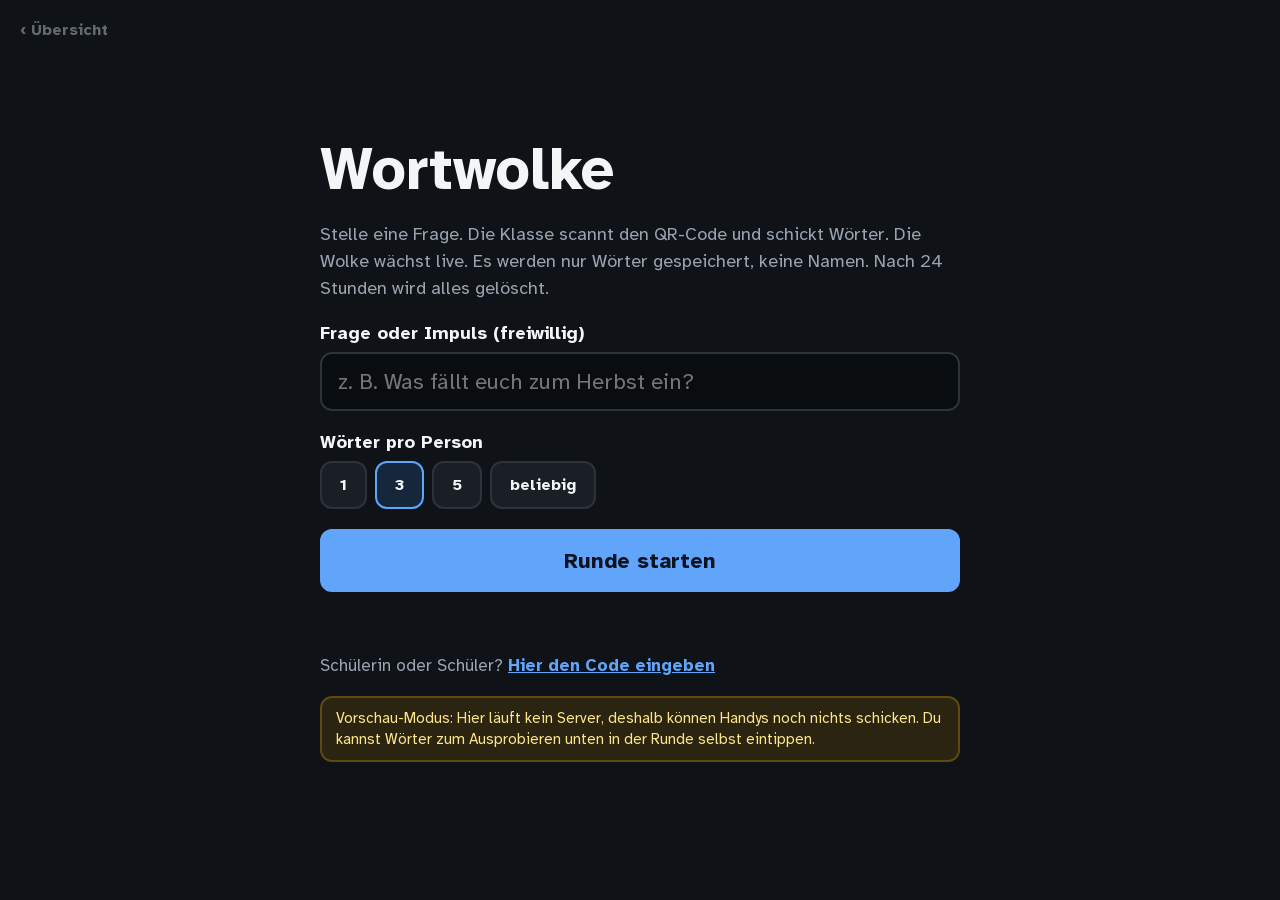
<file: wortwolke/index.html>
<!doctype html>
<html lang="de">
<head>
<meta charset="utf-8">
<meta name="viewport" content="width=device-width,initial-scale=1,viewport-fit=cover">
<meta name="apple-mobile-web-app-capable" content="yes">
<title>Wortwolke</title>
<link rel="stylesheet" href="../schrift/schrift.css">
<link rel="stylesheet" href="../gemeinsam/zurueck.css">
<link rel="stylesheet" href="../gemeinsam/runde.css?v=2">
<style>
/* Wortwolke: Lehrkraft-Ansicht (ohne ?r=) und Schüler-Ansicht (mit ?r=CODE). Grundaussehen: ../gemeinsam/runde.css */
#cloud { flex: 1; min-width: 0; position: relative; overflow: hidden; border-radius: 16px; background: #0b0e12; border: 2px solid var(--line); }
#cloud .w { position: absolute; left: 0; top: 0; white-space: nowrap; font-weight: 700; line-height: 1; cursor: pointer;
  transition: transform .45s ease, opacity .45s ease; will-change: transform; padding: 0; }
#cloud .w.new { opacity: 0; }
#cloud .empty { position: absolute; inset: 0; display: grid; place-items: center; text-align: center; color: var(--muted); font-size: clamp(20px, 3vw, 32px); padding: 24px; }

/* Wort entfernen */
.pop { position: fixed; z-index: 20; background: var(--panel); border: 2px solid var(--line); border-radius: 14px; padding: 12px; display: grid; gap: 10px; box-shadow: 0 10px 30px rgba(0,0,0,.5); max-width: 280px; }
.pop strong { font-size: 18px; word-break: break-word; }
.pop .row { display: flex; gap: 8px; }
.pop .row button { flex: 1; }

/* Schüler: gesendete Wörter */
.sent { display: flex; flex-wrap: wrap; gap: 8px; }
.sent span { background: var(--panel); border: 2px solid var(--line); border-radius: 999px; padding: 6px 12px; }
</style>
</head>
<body>

<!-- Lehrkraft: Start -->
<section id="start" class="pad" hidden>
  <a class="zurueck" href="../" aria-label="Zurück zur Übersicht">‹ Übersicht</a>
  <div class="card">
    <h1>Wortwolke</h1>
    <p class="muted" style="margin:0;font-size:18px;line-height:1.5">Stelle eine Frage. Die Klasse scannt den QR-Code und schickt Wörter. Die Wolke wächst live. Es werden nur Wörter gespeichert, keine Namen. Nach 24 Stunden wird alles gelöscht.</p>
    <div>
      <label class="lbl" for="question">Frage oder Impuls (freiwillig)</label>
      <input type="text" id="question" maxlength="120" placeholder="z. B. Was fällt euch zum Herbst ein?" autocomplete="off">
    </div>
    <div>
      <span class="lbl">Wörter pro Person</span>
      <div class="seg" id="limitSeg">
        <button type="button" data-v="1">1</button>
        <button type="button" data-v="3" aria-pressed="true">3</button>
        <button type="button" data-v="5">5</button>
        <button type="button" data-v="0">beliebig</button>
      </div>
    </div>
    <button type="button" class="primary go" id="startBtn">Runde starten</button>
    <button type="button" id="resumeBtn" hidden>Letzte Runde fortsetzen</button>
    <p class="err" id="startErr"></p>
    <p class="muted" style="margin:0;font-size:17px">Schülerin oder Schüler? <a href="?s" style="color:var(--accent);font-weight:700">Hier den Code eingeben</a></p>
    <div class="note" id="demoNote" hidden>Vorschau-Modus: Hier läuft kein Server, deshalb können Handys noch nichts schicken. Du kannst Wörter zum Ausprobieren unten in der Runde selbst eintippen.</div>
  </div>
</section>

<!-- Lehrkraft: laufende Runde -->
<section id="live" class="pad" hidden>
  <div class="top">
    <a class="zurueck im-fluss" href="../" aria-label="Zurück zur Übersicht">‹ Übersicht</a>
    <h2 id="qTitle"></h2>
  </div>
  <div class="body">
    <div id="cloud"><div class="empty" id="emptyMsg">Noch keine Wörter.<br>Scannt den QR-Code und schickt eure Wörter.</div></div>
    <aside class="side">
      <div class="qrbox" id="qrSmall"></div>
      <div class="codebox"><div class="muted" style="font-size:14px">Code</div><div class="code" id="codeSmall"></div><div class="url" id="urlSmall"></div></div>
      <div class="count" id="count">0 Wörter</div>
      <div class="state-closed" id="closedMsg" hidden>Eingabe beendet</div>
      <div class="grow"></div>
      <div id="demoAdd" hidden style="display:grid;gap:8px">
        <input type="text" id="demoWord" placeholder="Wort testen" maxlength="30" enterkeyhint="send" style="font-size:18px;padding:10px 12px">
      </div>
      <button type="button" id="bigQrBtn">QR-Code groß</button>
      <button type="button" id="hideQrBtn">QR ausblenden</button>
      <button type="button" id="openBtn">Eingabe beenden</button>
      <button type="button" class="quiet" id="newBtn">Neue Runde</button>
    </aside>
  </div>
</section>

<div class="overlay" id="overlay" hidden>
  <div class="bigq">
    <div class="bigqr" id="qrBig"></div>
    <div class="bigtext">
      <p>Scannt den QR-Code mit der Kamera</p>
      <div class="muted" style="font-size:20px">oder öffnet <span id="urlBig" style="color:var(--fg);word-break:break-all"></span> und gebt den Code ein:</div>
      <div class="code" id="codeBig"></div>
      <button type="button" class="primary" id="closeOverlay" style="font-size:22px;margin-top:8px">Zur Wolke</button>
    </div>
  </div>
</div>

<div class="pop" id="pop" hidden>
  <strong id="popWord"></strong>
  <div class="row"><button type="button" class="danger" id="popDel">Entfernen</button><button type="button" id="popCancel">Abbrechen</button></div>
</div>

<!-- Schüler -->
<section id="student" class="pad" hidden>
  <div class="card">
    <div id="stCode" hidden style="display:grid;gap:16px">
      <h1>Wortwolke</h1>
      <label class="lbl" for="codeIn">Code von der Tafel</label>
      <input type="text" id="codeIn" inputmode="numeric" pattern="[0-9]*" maxlength="4" autocomplete="off" placeholder="0000">
      <button type="button" class="primary big" id="codeGo">Weiter</button>
      <p class="err" id="codeErr"></p>
    </div>
    <div id="stWrite" hidden style="display:grid;gap:16px">
      <p class="muted" style="margin:0">Wortwolke · Code <span id="stCodeLbl"></span></p>
      <p class="q" id="stQ"></p>
      <form id="stForm" style="display:grid;gap:12px">
        <input type="text" id="stWord" maxlength="30" autocomplete="off" autocorrect="on" enterkeyhint="send" placeholder="Dein Wort">
        <button type="submit" class="primary big" id="stSend">Senden</button>
      </form>
      <p class="ok" id="stOk"></p>
      <p class="err" id="stErr"></p>
      <div class="sent" id="stSent"></div>
    </div>
    <div id="stDone" hidden style="display:grid;gap:12px;text-align:center">
      <p class="q" id="stDoneMsg"></p>
      <div class="sent" id="stSent2" style="justify-content:center"></div>
    </div>
  </div>
</section>

<script src="../gemeinsam/qrcode.js?v=2"></script>
<script src="../gemeinsam/runde.js?v=2"></script>
<script>
(function () {
'use strict';
const POLL_MS = 2000;
const $ = (id) => document.getElementById(id);
const { store, qrSvg, studentUrl, shortUrl } = Runde;

/* ---------------- Verbindung zum Server (oder Vorschau ohne Server), gemeinsamer Teil: ../gemeinsam/runde.js ---------------- */
// Vorschau: gleiche Schnittstelle, nur im Speicher dieses Geräts
const demoRounds = {};
function demoCall(action, d) {
  const fail = (m) => { throw new Error(m); };
  const r = demoRounds[d.r];
  const key = (w) => w.toLowerCase().replace(/^[\s\p{P}\p{S}]+|[\s\p{P}\p{S}]+$/gu, '');
  switch (action) {
    case 'create': {
      const code = String(1000 + Math.floor(Math.random() * 9000));
      demoRounds[code] = { question: d.question || '', limit: d.limit, open: true, version: 1, words: {} };
      return { ok: true, code, key: 'demo' };
    }
    case 'get':
      if (!r) fail('Diese Runde gibt es nicht (mehr).');
      if (d.v !== undefined && +d.v === r.version) return { ok: true, changed: false, version: r.version };
      return { ok: true, changed: true, question: r.question, open: r.open, limit: r.limit, version: r.version,
        words: Object.values(r.words).map((x) => ({ w: x.d, c: x.c })) };
    case 'add': {
      if (!r) fail('Diese Runde gibt es nicht (mehr).');
      if (!r.open) fail('Die Lehrkraft hat die Eingabe beendet.');
      const w = String(d.word || '').trim().slice(0, 30), k = key(w);
      if (!k) fail('Bitte ein Wort eingeben.');
      if (r.words[k]) r.words[k].c++; else r.words[k] = { d: w.replace(/^[\s\p{P}\p{S}]+|[\s\p{P}\p{S}]+$/gu, ''), c: 1 };
      r.version++;
      return { ok: true, left: -1 };
    }
    case 'remove': if (r) { delete r.words[key(d.word)]; r.version++; } return { ok: true };
    case 'open': if (r) { r.open = !!d.open; r.version++; } return { ok: true };
    case 'delete': delete demoRounds[d.r]; return { ok: true };
  }
  fail('Unbekannte Aktion.');
}

const net = Runde.verbindung('api.php', demoCall);   // api.php liegt im selben Ordner wie diese Seite
const call = net.call;
let demo = false;

/* ---------------- Lehrkraft ---------------- */
let round = null;       // { code, key }
let version = 0;
let words = [];         // [{ w, c }]
let isOpen = true;
let pollTimer = null;

function showOnly(id) {
  ['start', 'live', 'student'].forEach((s) => { $(s).hidden = s !== id; });
}

function initTeacher() {
  showOnly('start');
  $('demoNote').hidden = !demo;
  let limit = 3;
  $('limitSeg').addEventListener('click', (e) => {
    const b = e.target.closest('button'); if (!b) return;
    limit = +b.dataset.v;
    [...$('limitSeg').children].forEach((x) => x.setAttribute('aria-pressed', x === b ? 'true' : 'false'));
  });
  $('startBtn').addEventListener('click', async () => {
    $('startErr').textContent = '';
    $('startBtn').disabled = true;
    try {
      const old = store.get('ww-teacher');
      if (old && !demo) call('delete', { r: old.code, key: old.key }).catch(() => {});
      const res = await call('create', { question: $('question').value.trim(), limit });
      round = { code: res.code, key: res.key };
      if (!demo) store.set('ww-teacher', round);
      enterLive(true);
    } catch (e) { $('startErr').textContent = e.message; }
    $('startBtn').disabled = false;
  });
  $('question').addEventListener('keydown', (e) => { if (e.key === 'Enter') $('startBtn').click(); });

  const saved = !demo && store.get('ww-teacher');
  if (saved) {
    call('get', { r: saved.code }, 'GET').then(() => {
      $('resumeBtn').hidden = false;
      $('resumeBtn').textContent = 'Letzte Runde fortsetzen (Code ' + saved.code + ')';
    }).catch(() => store.del('ww-teacher'));
  }
  $('resumeBtn').addEventListener('click', () => { round = saved; enterLive(false); });

  $('bigQrBtn').addEventListener('click', () => { $('overlay').hidden = false; });
  $('closeOverlay').addEventListener('click', () => { $('overlay').hidden = true; layoutSoon(); });
  $('hideQrBtn').addEventListener('click', () => {
    const hide = !document.body.classList.contains('noqr');
    document.body.classList.toggle('noqr', hide);
    $('hideQrBtn').textContent = hide ? 'QR einblenden' : 'QR ausblenden';
    layoutSoon();
  });
  $('openBtn').addEventListener('click', async () => {
    try { await call('open', { r: round.code, key: round.key, open: !isOpen }); poll(true); } catch (e) { toastErr(e); }
  });
  $('newBtn').addEventListener('click', () => {
    if (!demo) store.del('ww-teacher');
    if (round) call('delete', { r: round.code, key: round.key }).catch(() => {});
    stopPoll();
    round = null; words = []; version = 0;
    clearCloud();
    $('resumeBtn').hidden = true;
    $('question').value = '';
    showOnly('start');
  });
  $('demoWord').addEventListener('keydown', async (e) => {
    if (e.key !== 'Enter') return;
    const w = e.target.value.trim(); if (!w) return;
    try { await call('add', { r: round.code, word: w, device: 'demo' }); e.target.value = ''; poll(true); } catch (err) { toastErr(err); }
  });
  $('popCancel').addEventListener('click', hidePop);
  $('popDel').addEventListener('click', async () => {
    const w = $('pop').dataset.word; hidePop();
    try { await call('remove', { r: round.code, key: round.key, word: w }); poll(true); } catch (e) { toastErr(e); }
  });
  $('cloud').addEventListener('click', (e) => {
    const s = e.target.closest('.w');
    if (!s) { hidePop(); return; }
    showPop(s);
  });
  let rt; window.addEventListener('resize', () => { clearTimeout(rt); rt = setTimeout(() => render(true), 200); });
  document.addEventListener('visibilitychange', () => {
    if (document.hidden) stopPoll();
    else if (round && !$('live').hidden) { startPoll(); requestWake(); }
  });
}

function toastErr(e) { $('count').textContent = e.message; setTimeout(updateCount, 3000); }

function enterLive(showBig) {
  showOnly('live');
  const url = studentUrl(round.code);
  const svg = qrSvg(url);
  $('qrSmall').innerHTML = svg; $('qrBig').innerHTML = svg;
  $('codeSmall').textContent = round.code; $('codeBig').textContent = round.code;
  $('urlSmall').textContent = shortUrl(); $('urlBig').textContent = shortUrl();
  $('demoAdd').hidden = !demo;
  $('overlay').hidden = !showBig;
  version = 0; words = []; clearCloud();
  startPoll(); requestWake();
}

function startPoll() { stopPoll(); poll(true); pollTimer = setInterval(() => poll(false), POLL_MS); }
function stopPoll() { if (pollTimer) clearInterval(pollTimer); pollTimer = null; }

let polling = false;
async function poll(force) {
  if (!round || (polling && !force)) return;
  polling = true;
  try {
    const res = await call('get', force ? { r: round.code } : { r: round.code, v: version }, 'GET');
    if (res.changed !== false) {
      version = res.version; words = res.words; isOpen = res.open;
      $('qTitle').textContent = res.question || 'Wortwolke';
      $('closedMsg').hidden = isOpen;
      $('openBtn').textContent = isOpen ? 'Eingabe beenden' : 'Eingabe wieder öffnen';
      updateCount(); render(false);
    }
  } catch (e) {
    if (e.status === 404) { $('count').textContent = 'Runde abgelaufen'; stopPoll(); store.del('ww-teacher'); }
    else $('count').textContent = e.message;
  }
  polling = false;
}
function updateCount() {
  const n = words.reduce((a, b) => a + b.c, 0);
  $('count').textContent = n === 1 ? '1 Wort' : n + ' Wörter';
}

const requestWake = Runde.wachHalten;

/* ---------------- Wolke zeichnen ---------------- */
const COLORS = ['#60a5fa', '#fbbf24', '#4ade80', '#f472b6', '#a78bfa', '#fb923c', '#2dd4bf', '#f3f5f7'];
const FONT = getComputedStyle(document.body).fontFamily;
const spans = new Map();  // Schlüssel -> span
const canvas = document.createElement('canvas');
const ctx = canvas.getContext('2d');
const MAX_SHOWN = 120;

function wkey(w) { return w.toLowerCase(); }
function colorFor(w) { let h = 0; for (const ch of w.toLowerCase()) h = (h * 31 + ch.codePointAt(0)) >>> 0; return COLORS[h % COLORS.length]; }
function clearCloud() { spans.forEach((s) => s.remove()); spans.clear(); $('emptyMsg').hidden = false; }

let layoutTimer;
function layoutSoon() { clearTimeout(layoutTimer); layoutTimer = setTimeout(() => render(true), 60); }

function computeLayout(list, W, H) {
  const cs = list.map((x) => x.c);
  const maxC = Math.max(...cs), minC = Math.min(...cs);
  const maxF = Math.min(H * 0.24, W * 0.16, 160);
  const minF = Math.max(maxF * 0.26, 16);
  let scale = 1;
  for (let attempt = 0; attempt < 12; attempt++) {
    const placed = [];
    const rects = [];
    let allFit = true;
    for (const item of list) {
      const t = maxC === minC ? (list.length < 6 ? 1 : 0.45) : Math.sqrt((item.c - minC) / (maxC - minC));
      const f = Math.max(12, Math.round((minF + (maxF - minF) * t) * scale));
      ctx.font = '700 ' + f + 'px ' + FONT;
      const w = Math.ceil(ctx.measureText(item.w).width), h = f;
      const padX = f * 0.18, padY = f * 0.1;
      const bw = w + padX * 2, bh = h + padY * 2;
      if (bw > W || bh > H) { allFit = false; break; }
      let ok = false, x = 0, y = 0;
      const stretch = W / H;
      for (let th = 0; th < 600; th += 0.12 + th * 0.0015) {
        const r = 3 * th;
        x = W / 2 + r * Math.cos(th) * Math.max(1, stretch) - bw / 2;
        y = H / 2 + r * Math.sin(th) / Math.max(1, 1 / stretch) - bh / 2;
        if (r > Math.max(W, H)) break;
        if (x < 0 || y < 0 || x + bw > W || y + bh > H) continue;
        let hit = false;
        for (let i = 0; i < rects.length; i++) {
          const q = rects[i];
          if (x < q.x + q.w && x + bw > q.x && y < q.y + q.h && y + bh > q.y) { hit = true; break; }
        }
        if (!hit) { ok = true; break; }
      }
      if (!ok) { allFit = false; break; }
      rects.push({ x, y, w: bw, h: bh });
      placed.push({ item, f, x: x + padX, y: y + padY });
    }
    if (allFit) return placed;
    scale *= 0.85;
  }
  return null;
}

function render(full) {
  const cloud = $('cloud');
  const W = cloud.clientWidth, H = cloud.clientHeight;
  if (!W || !H) return;
  const list = words.slice().sort((a, b) => b.c - a.c || a.w.localeCompare(b.w, 'de')).slice(0, MAX_SHOWN);
  $('emptyMsg').hidden = list.length > 0;
  const placed = list.length ? (computeLayout(list, W, H) || []) : [];
  const seen = new Set();
  for (const p of placed) {
    const k = wkey(p.item.w);
    seen.add(k);
    let s = spans.get(k);
    const isNew = !s;
    if (isNew) {
      s = document.createElement('span');
      s.className = 'w new';
      s.textContent = p.item.w;
      s.dataset.word = p.item.w;
      s.style.color = colorFor(p.item.w);
      cloud.appendChild(s);
      spans.set(k, s);
    }
    s.style.fontSize = p.f + 'px';
    s.style.transform = 'translate(' + Math.round(p.x) + 'px,' + Math.round(p.y) + 'px)';
    s.title = p.item.c > 1 ? p.item.c + '×' : '';
    if (isNew) requestAnimationFrame(() => requestAnimationFrame(() => s.classList.remove('new')));
  }
  spans.forEach((s, k) => { if (!seen.has(k)) { s.remove(); spans.delete(k); } });
}

function showPop(span) {
  const pop = $('pop');
  const n = (words.find((x) => wkey(x.w) === wkey(span.dataset.word)) || { c: 1 }).c;
  $('popWord').textContent = '„' + span.dataset.word + '“' + (n > 1 ? ' (' + n + '×)' : '');
  pop.dataset.word = span.dataset.word;
  pop.hidden = false;
  const r = span.getBoundingClientRect();
  const pw = pop.offsetWidth, ph = pop.offsetHeight;
  let left = Math.min(Math.max(8, r.left + r.width / 2 - pw / 2), innerWidth - pw - 8);
  let top = r.bottom + 8; if (top + ph > innerHeight - 8) top = Math.max(8, r.top - ph - 8);
  pop.style.left = left + 'px'; pop.style.top = top + 'px';
}
function hidePop() { $('pop').hidden = true; }

/* ---------------- Schüler ---------------- */
function deviceId() { return Runde.deviceId('ww-dev'); }
function initStudent(code) {
  showOnly('student');
  if (!code) {
    $('stCode').hidden = false;
    const go = () => {
      const c = $('codeIn').value.replace(/\D/g, '');
      if (c.length !== 4) { $('codeErr').textContent = 'Der Code hat 4 Ziffern.'; return; }
      location.search = '?r=' + c;
    };
    $('codeGo').addEventListener('click', go);
    $('codeIn').addEventListener('keydown', (e) => { if (e.key === 'Enter') go(); });
    setTimeout(() => $('codeIn').focus(), 50);
    return;
  }
  $('stCodeLbl').textContent = code;
  const sentKey = 'ww-sent-' + code;
  let sent = store.get(sentKey) || [];
  const showSent = () => {
    for (const id of ['stSent', 'stSent2']) {
      const box = $(id); box.textContent = '';
      sent.forEach((w) => { const s = document.createElement('span'); s.textContent = w; box.appendChild(s); });
    }
  };
  const done = (msg) => { $('stWrite').hidden = true; $('stDone').hidden = false; $('stDoneMsg').textContent = msg; showSent(); };

  call('get', { r: code }, 'GET').then((res) => {
    $('stQ').textContent = res.question || 'Schick dein Wort!';
    if (!res.open) return done('Die Eingabe ist beendet.');
    if (res.limit > 0 && sent.length >= res.limit) return done('Danke! Deine Wörter sind in der Wolke.');
    $('stWrite').hidden = false; showSent();
  }).catch((e) => {
    $('stCode').hidden = false;
    $('codeErr').textContent = e.message;
    $('codeIn').value = code;
    $('codeGo').addEventListener('click', () => { const c = $('codeIn').value.replace(/\D/g, ''); if (c.length === 4) location.search = '?r=' + c; });
  });

  $('stForm').addEventListener('submit', async (e) => {
    e.preventDefault();
    const w = $('stWord').value.trim();
    $('stErr').textContent = ''; $('stOk').textContent = '';
    if (!w) { $('stErr').textContent = 'Bitte ein Wort eingeben.'; return; }
    $('stSend').disabled = true;
    try {
      const res = await call('add', { r: code, word: w, device: deviceId() });
      sent.push(w); store.set(sentKey, sent);
      $('stWord').value = '';
      if (res.left === 0) { done('Danke! Deine Wörter sind in der Wolke.'); }
      else {
        $('stOk').textContent = res.left > 0 ? 'Gesendet! Noch ' + res.left + (res.left === 1 ? ' Wort' : ' Wörter') + ' möglich.' : 'Gesendet! Du kannst noch mehr schicken.';
        showSent();
        $('stWord').focus();
      }
    } catch (err) {
      if (err.status === 409 && /beendet|alle Wörter/.test(err.message)) done(err.message);
      else $('stErr').textContent = err.message;
    }
    $('stSend').disabled = false;
  });
}

/* ---------------- Start ---------------- */
(async function boot() {
  const params = new URLSearchParams(location.search);
  try { await document.fonts.load('700 40px "Atkinson Hyperlegible"'); } catch (e) {}
  demo = !(await net.pruefen());
  if (params.has('r') || params.has('s')) initStudent((params.get('r') || '').replace(/\D/g, '').slice(0, 4));
  else initTeacher();
})();
})();

</script>
</body>
</html>
</file>
<file: schrift/schrift.css>
/* Atkinson Hyperlegible (Braille Institute), SIL Open Font License 1.1. Lokal eingebunden, keine Verbindung zu Google. */
@font-face { font-family: "Atkinson Hyperlegible"; font-style: normal; font-weight: 400; font-display: swap; src: url("atkinson-400.woff2") format("woff2"); }
@font-face { font-family: "Atkinson Hyperlegible"; font-style: normal; font-weight: 700; font-display: swap; src: url("atkinson-700.woff2") format("woff2"); }
</file>
<file: gemeinsam/zurueck.css>
/* Gemeinsamer Zurück-Link zur Übersicht. Einbinden in jedem Tool:
   <link rel="stylesheet" href="../gemeinsam/zurueck.css">
   <a class="zurueck" href="../" aria-label="Zurück zur Übersicht">‹ Übersicht</a>
   Standard: klein und blass oben links in der Ecke. Mit class="zurueck im-fluss" sitzt er
   stattdessen im normalen Layout (z. B. in einer Kopfzeile). */
.zurueck {
  position: fixed; z-index: 30;
  top: calc(8px + env(safe-area-inset-top, 0px));
  left: max(8px, env(safe-area-inset-left, 0px));
  display: inline-flex; align-items: center; min-height: 44px; padding: 0 12px;
  font-family: "Atkinson Hyperlegible", system-ui, -apple-system, sans-serif;
  font-size: 16px; font-weight: 700; line-height: 1; white-space: nowrap;
  color: #9aa4b1; text-decoration: none; border-radius: 10px;
  opacity: .6; -webkit-tap-highlight-color: transparent;
}
.zurueck:hover, .zurueck:focus-visible { opacity: 1; color: #f3f5f7; background: rgba(255,255,255,.06); }
.zurueck:focus-visible { outline: 3px solid #f3f5f7; outline-offset: 2px; }
.zurueck.im-fluss { position: static; flex-shrink: 0; margin-left: -12px; }
@media print { .zurueck { display: none; } }
</file>
<file: gemeinsam/runde.css>
/* Gemeinsames Aussehen für Tools mit Runden (Wortwolke, Abstimmung):
   Startkarte der Lehrkraft, laufende Runde mit QR-Seitenleiste, großer QR-Code, Schüler-Ansicht.
   Dunkel und kontrastreich für Beamer. Jedes Tool setzt seine Akzentfarbe über --accent. */
:root {
  --bg:#0f1216; --panel:#1a1f26; --line:#2c333d; --fg:#f3f5f7; --muted:#9aa4b1; --accent:#60a5fa; --accent-dim:#16263b; --danger:#f87171;
  --font: "Atkinson Hyperlegible", system-ui, -apple-system, "Segoe UI", Roboto, sans-serif;
  color-scheme: dark;
}
* { box-sizing: border-box; }
[hidden] { display: none !important; }
html, body { height: 100%; margin: 0; }
body { background: var(--bg); color: var(--fg); font-family: var(--font); -webkit-tap-highlight-color: transparent; touch-action: manipulation; }
button, input { font: inherit; color: inherit; }
button { cursor: pointer; border: 2px solid var(--line); background: var(--panel); border-radius: 12px; padding: 12px 18px; font-weight: 700; min-height: 48px; }
button:focus-visible, input:focus-visible { outline: 3px solid var(--fg); outline-offset: 2px; }
button.primary { background: var(--accent); border-color: var(--accent); color: #0b1220; }
button.quiet { background: transparent; }
button.danger { background: #3a1416; border-color: #7f1d1d; color: #fecaca; }
button:disabled { opacity: .5; cursor: default; }
input[type=text] { width: 100%; background: #0a0d10; border: 2px solid var(--line); border-radius: 12px; padding: 14px 16px; font-size: 22px; }
.pad { padding-left: max(16px, env(safe-area-inset-left, 0px)); padding-right: max(16px, env(safe-area-inset-right, 0px)); }
.muted { color: var(--muted); }
.note { background: #2a2410; border: 2px solid #5c4a12; color: #fde68a; border-radius: 12px; padding: 10px 14px; font-size: 15px; line-height: 1.4; }
.err { color: var(--danger); font-weight: 700; min-height: 1.4em; margin: 0; }

/* ---------- Start (Lehrkraft) ---------- */
#start { min-height: 100%; display: grid; place-items: center; padding-block: 32px; }
.card { width: 100%; max-width: 640px; display: grid; gap: 20px; }
h1 { margin: 0; font-size: clamp(36px, 7vw, 60px); line-height: 1.05; }
.lbl { display: block; font-weight: 700; margin-bottom: 8px; font-size: 18px; }
.seg { display: flex; gap: 8px; flex-wrap: wrap; }
.seg button[aria-pressed=true] { border-color: var(--accent); background: var(--accent-dim); }
#start .go { font-size: 22px; padding: 16px; }

/* ---------- Laufende Runde (Lehrkraft) ---------- */
#live { height: 100%; display: flex; flex-direction: column; padding-block: 12px; gap: 12px; }
.top { display: flex; align-items: center; gap: 12px; min-height: 48px; }
.top h2 { margin: 0; flex: 1; min-width: 0; font-size: clamp(22px, 3.4vw, 40px); line-height: 1.15; }
.body { flex: 1; min-height: 0; display: flex; gap: 12px; }
.side { width: clamp(200px, 24vw, 300px); display: flex; flex-direction: column; gap: 12px; }
.qrbox { background: #fff; border-radius: 14px; padding: 10px; }
.qrbox svg, .bigqr svg { display: block; width: 100%; height: auto; }
.codebox { text-align: center; }
.codebox .code { font-size: clamp(34px, 4.4vw, 56px); font-weight: 700; letter-spacing: .08em; line-height: 1; }
.codebox .url { font-size: 14px; color: var(--muted); word-break: break-all; margin-top: 6px; }
.count { text-align: center; font-size: 18px; color: var(--muted); }
.side .grow { flex: 1; }
.side button { width: 100%; }
.state-closed { color: #fbbf24; font-weight: 700; text-align: center; }
body.noqr .side .qrbox, body.noqr .side .codebox { display: none; }

/* Großer QR-Code zum Rundenstart. Passt immer ganz auf den Bildschirm (quer: QR links, Text rechts;
   hochkant: untereinander). Falls doch zu eng, lässt sich die Ansicht scrollen. */
.overlay { position: fixed; inset: 0; background: rgba(8,10,13,.94); display: flex; z-index: 10; overflow-y: auto; -webkit-overflow-scrolling: touch;
  padding: max(16px, env(safe-area-inset-top, 0px)) max(16px, env(safe-area-inset-right, 0px)) max(16px, env(safe-area-inset-bottom, 0px)) max(16px, env(safe-area-inset-left, 0px)); }
.bigq { margin: auto; display: flex; gap: clamp(16px, 4vw, 56px); align-items: center; justify-content: center; max-width: 1100px; }
.bigqr { flex-shrink: 0; background: #fff; border-radius: 18px; padding: 14px; width: min(calc(100vh - 48px), 50vw, 560px); width: min(calc(100dvh - 48px), 50vw, 560px); }
.bigtext { flex: 0 1 460px; min-width: 0; display: grid; gap: 14px; text-align: center; }
.bigtext .code { font-size: clamp(48px, min(10vw, 14vh), 120px); font-weight: 700; letter-spacing: .08em; line-height: 1; }
.bigtext .url { font-size: clamp(16px, 2vw, 22px); color: var(--muted); word-break: break-all; }
.bigtext p { margin: 0; font-size: clamp(20px, 2.6vw, 30px); }
@media (max-aspect-ratio: 1/1) {
  .bigq { flex-direction: column; gap: 20px; }
  .bigqr { width: max(180px, min(80vw, calc(100vh - 420px), 520px)); width: max(180px, min(80vw, calc(100dvh - 420px), 520px)); }
  .bigtext { flex: none; width: min(560px, 100%); }
}

/* Hochkant / schmal: Seitenleiste unter den Inhalt */
@media (max-aspect-ratio: 1/1) {
  .body { flex-direction: column; }
  .side { width: 100%; flex-direction: row; flex-wrap: wrap; align-items: center; }
  .side .qrbox { width: 120px; }
  .side .codebox { flex: 1; text-align: left; }
  .side .grow { display: none; }
  .side button { width: auto; flex: 1 1 40%; }
  .count { width: 100%; text-align: left; }
}

/* ---------- Schüler ---------- */
#student { min-height: 100%; display: grid; place-items: center; padding-block: 24px; }
#student .card { max-width: 520px; }
#student .q { font-size: clamp(24px, 6vw, 34px); font-weight: 700; line-height: 1.2; margin: 0; }
#student .big { font-size: 22px; padding: 16px; width: 100%; }
.ok { font-size: 20px; font-weight: 700; color: #86efac; min-height: 1.4em; margin: 0; }
#codeIn { font-size: 36px; text-align: center; letter-spacing: .2em; }
</file>
<file: gemeinsam/textseite.css>
/* Schlichte Textseiten (Impressum, Datenschutz). Passt zur Startseite. */
:root { --bg:#0f1216; --line:#2c333d; --fg:#f3f5f7; --muted:#9aa4b1; color-scheme:dark; }
body { margin:0; background:var(--bg); color:var(--fg); font-family:"Atkinson Hyperlegible",system-ui,-apple-system,sans-serif;
  padding-left:max(20px,env(safe-area-inset-left,0px)); padding-right:max(20px,env(safe-area-inset-right,0px));
  padding-top:calc(72px + env(safe-area-inset-top,0px)); padding-bottom:48px; }
main { max-width:720px; margin:0 auto; }
h1 { margin:0 0 24px; font-size:clamp(30px,5vw,44px); }
h2 { margin:36px 0 8px; font-size:22px; }
h3 { margin:24px 0 6px; font-size:19px; }
p, li { color:#d4d9df; font-size:18px; line-height:1.55; margin:0 0 12px; }
ul { padding-left:22px; margin:0 0 12px; }
a { color:var(--fg); }
.stand { color:var(--muted); font-size:15px; border-top:1px solid var(--line); padding-top:16px; margin-top:40px; }
/* Platzhalter, die noch ausgefüllt werden müssen */
mark { background:#facc15; color:#111; padding:0 4px; border-radius:4px; }
</file>
